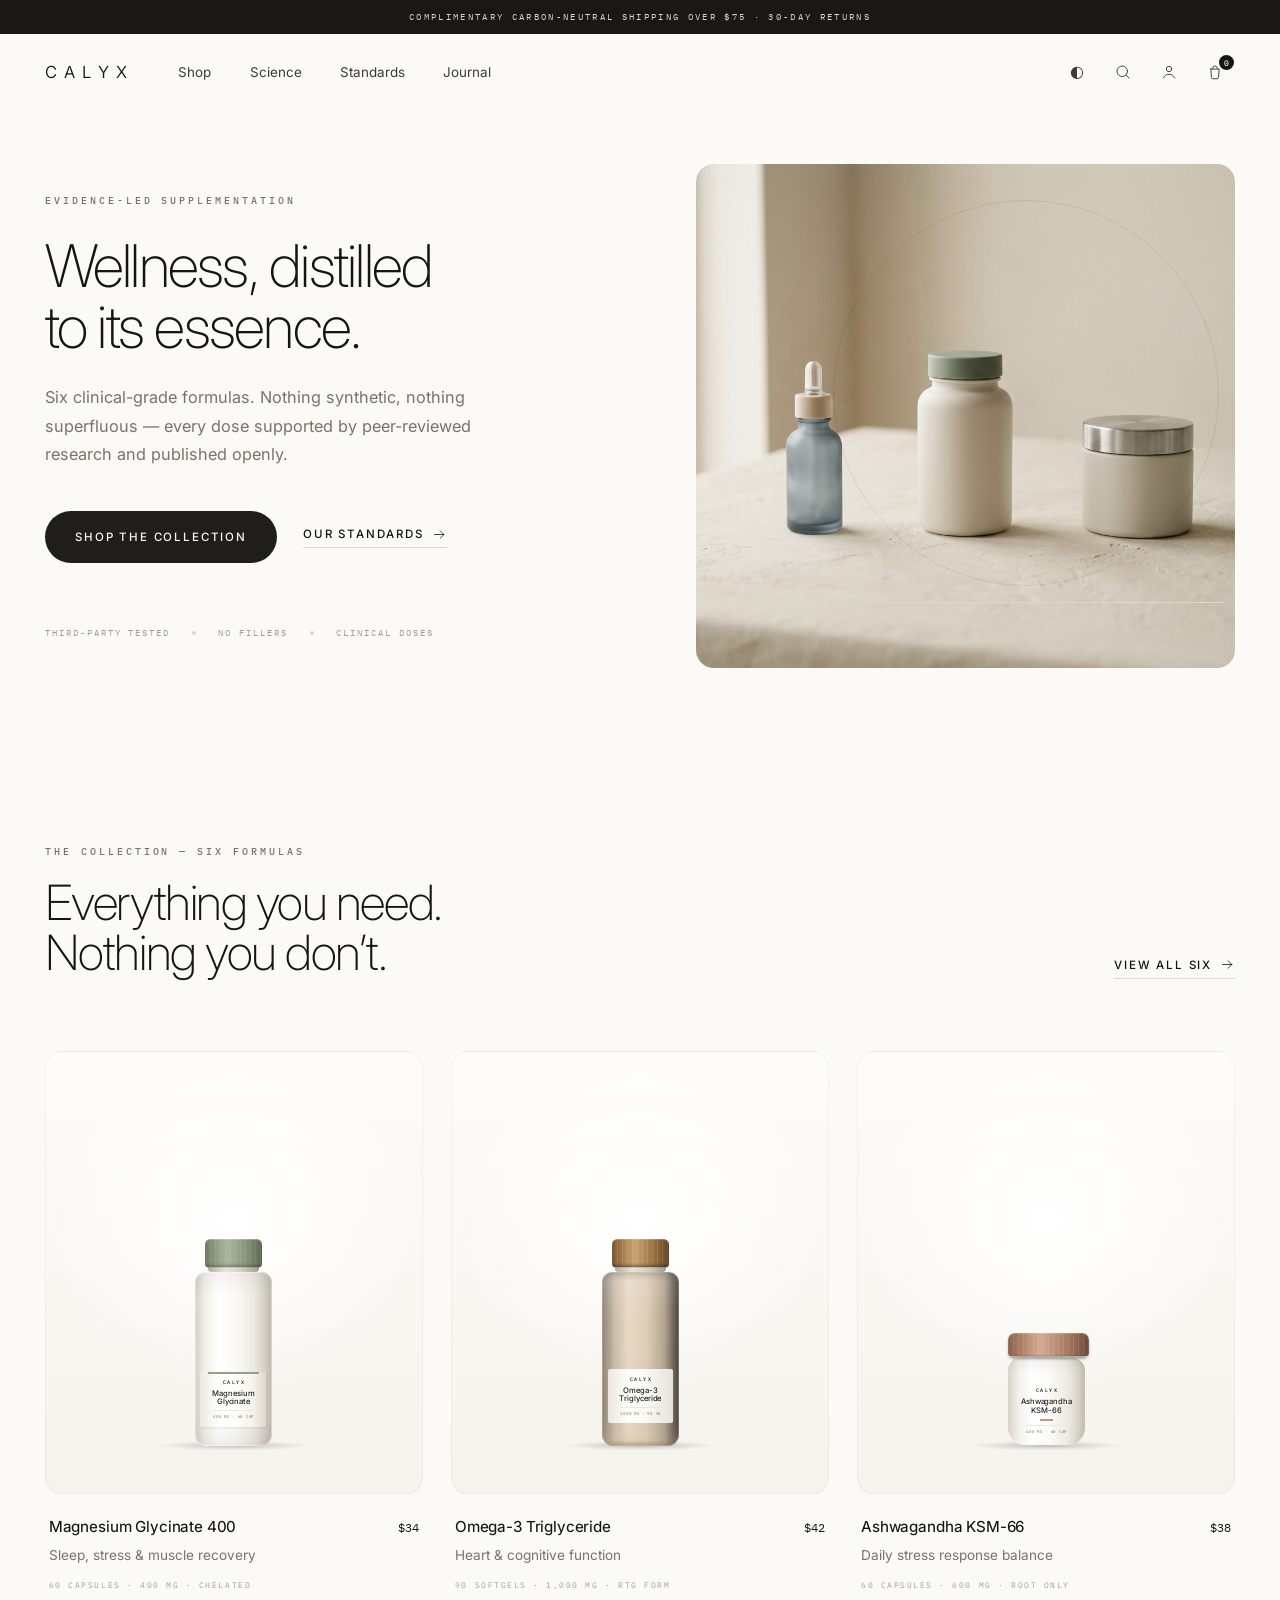
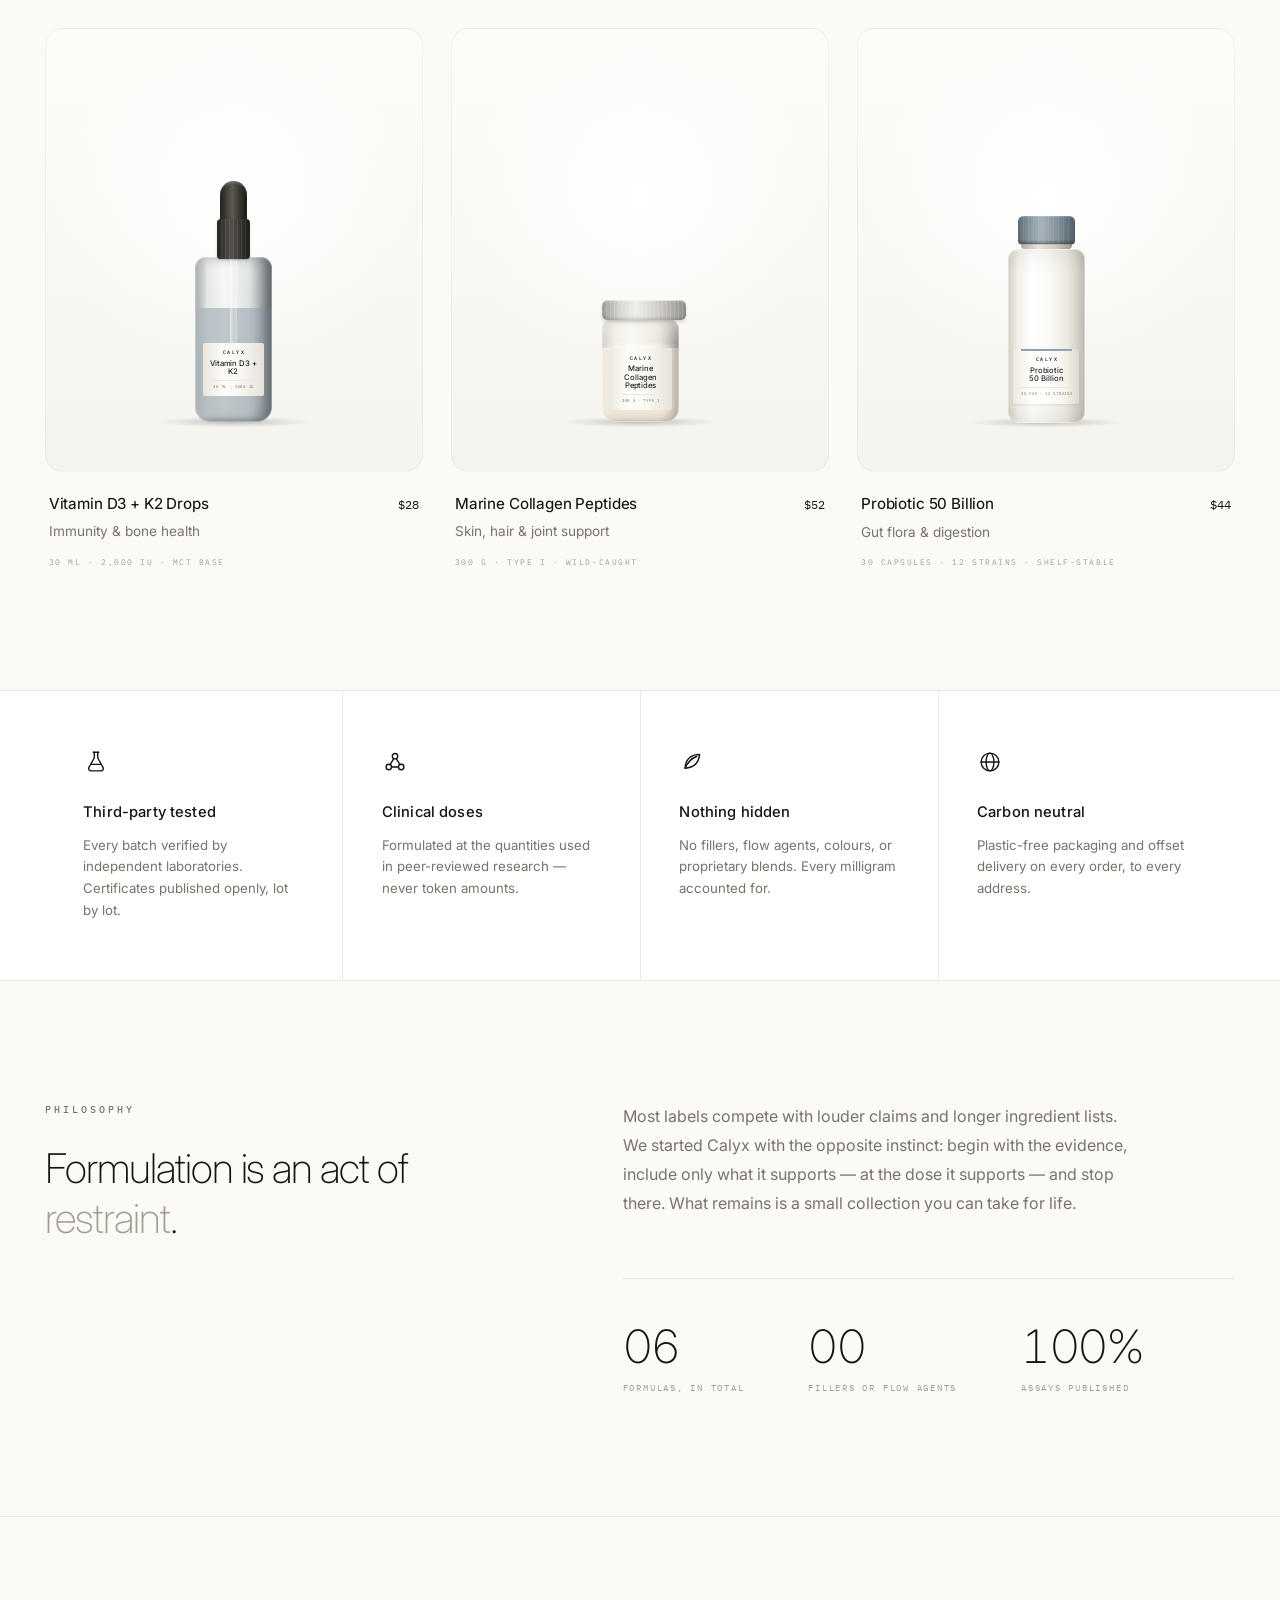
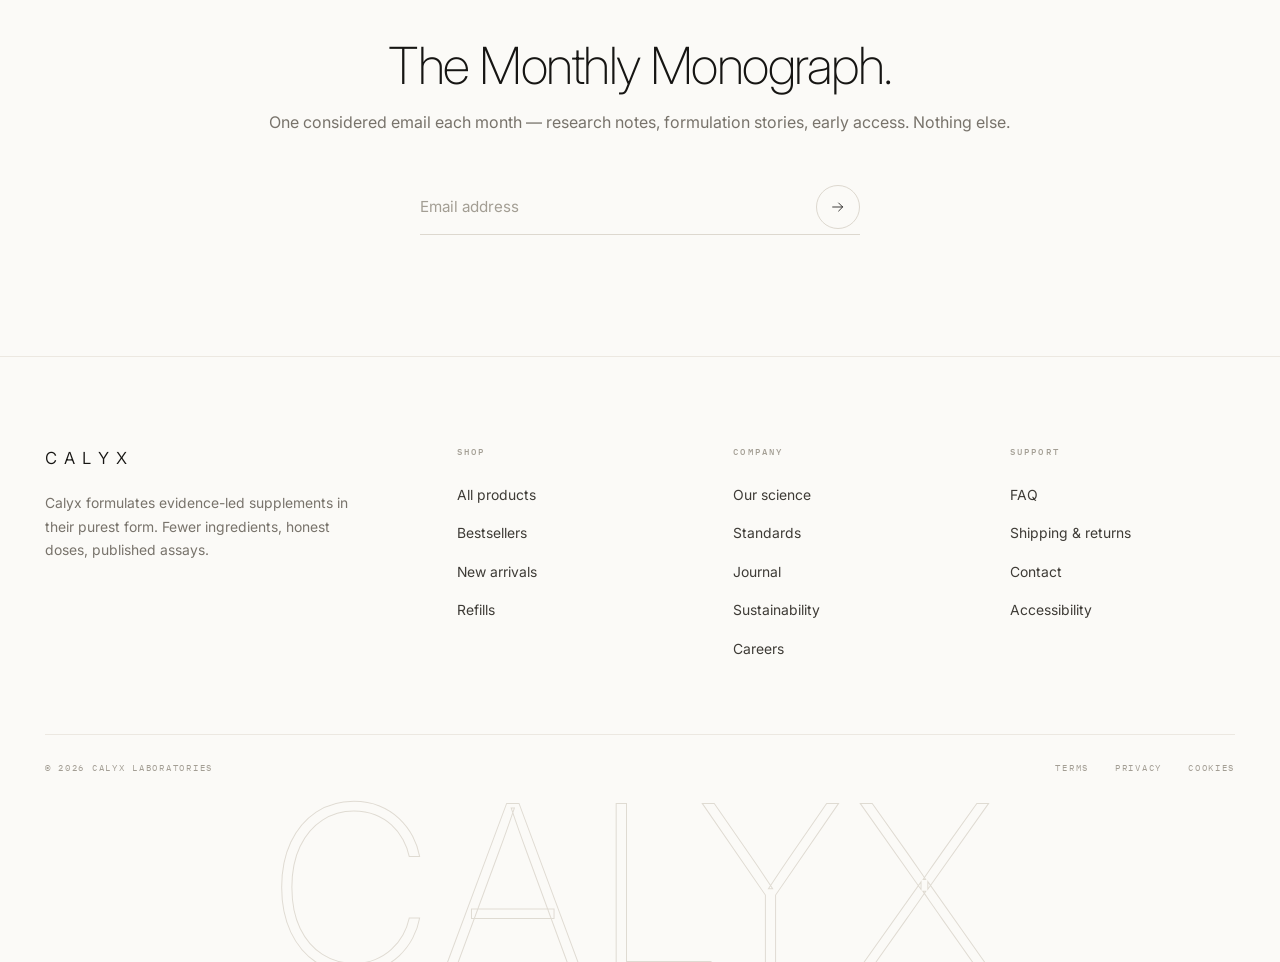
<file: index.html>
<!doctype html>
<html lang="en">
  <head>
    <meta charset="UTF-8" />
    <meta name="viewport" content="width=device-width, initial-scale=1.0" />
    <title>Calyx — Wellness, distilled to its essence</title>
    <meta
      name="description"
      content="Calyx formulates evidence-led supplements in their purest form. Clinical doses, no fillers, published assays."
    />
    <link
      rel="icon"
      href="data:image/svg+xml,%3Csvg xmlns='http://www.w3.org/2000/svg' viewBox='0 0 32 32'%3E%3Ccircle cx='16' cy='16' r='12.5' fill='none' stroke='%23161513' stroke-width='1.5'/%3E%3Cpath d='M16 9v14M16 14c0-3 2-5 5-5M16 17c0-3-2-5-5-5' fill='none' stroke='%23161513' stroke-width='1.5' stroke-linecap='round'/%3E%3C/svg%3E"
    />
    <link rel="preconnect" href="https://fonts.googleapis.com" />
    <link rel="preconnect" href="https://fonts.gstatic.com" crossorigin />
    <link
      href="https://fonts.googleapis.com/css2?family=Inter:wght@200..600&family=IBM+Plex+Mono:wght@300;400;500&display=swap"
      rel="stylesheet"
      media="print"
      onload="this.media='all'"
    />
    <noscript>
      <link
        href="https://fonts.googleapis.com/css2?family=Inter:wght@200..600&family=IBM+Plex+Mono:wght@300;400;500&display=swap"
        rel="stylesheet"
      />
    </noscript>
    <link rel="stylesheet" href="styles.css" />
    <link rel="stylesheet" href="renders.css" />
    <script>
      document.documentElement.classList.add("js");
    </script>
    <script src="js/store.js"></script>
    <script src="script.js" defer></script>
  </head>
  <body>
    <a class="skip" href="#main">Skip to content</a>
    <p class="announce">Complimentary carbon-neutral shipping over $75 &middot; 30-day returns</p>
    <header class="hdr" id="hdr">
      <div class="bar container">
        <button class="nav-tgl" id="navTgl" aria-expanded="false" aria-controls="mnav" aria-label="Menu">
          <span></span>
        </button>
        <a class="wordmark" href="index.html">CALYX</a>
        <nav class="nav" aria-label="Primary">
          <a href="shop.html" data-tab="shop">Shop</a>
          <a href="about.html" data-tab="science">Science</a>
          <a href="standards.html" data-tab="standards">Standards</a>
          <a href="journal.html" data-tab="journal">Journal</a>
        </nav>
        <div class="acts">
          <button class="icon-btn" type="button" data-search aria-label="Search">
            <svg width="18" height="18" viewBox="0 0 24 24" fill="none" stroke="currentColor" stroke-width="1.25" stroke-linecap="round">
              <circle cx="11" cy="11" r="7" />
              <path d="M20.2 20.2 16.3 16.3" />
            </svg>
          </button>
          <a class="icon-btn" href="account.html" aria-label="Account">
            <svg width="18" height="18" viewBox="0 0 24 24" fill="none" stroke="currentColor" stroke-width="1.25" stroke-linecap="round">
              <circle cx="12" cy="8" r="3.6" />
              <path d="M4.6 20c1.4-3.4 4.1-5 7.4-5s6 1.6 7.4 5" />
            </svg>
          </a>
          <a class="icon-btn" href="cart.html" aria-label="Cart, 0 items">
            <svg width="18" height="18" viewBox="0 0 24 24" fill="none" stroke="currentColor" stroke-width="1.25" stroke-linecap="round" stroke-linejoin="round">
              <path d="M6.4 8h11.2l-.9 11.1a2 2 0 0 1-2 1.9H9.3a2 2 0 0 1-2-1.9L6.4 8Z" />
              <path d="M9 8V6.9a3 3 0 0 1 6 0V8" />
            </svg>
            <span class="ct" id="ct" aria-hidden="true">0</span>
          </a>
        </div>
      </div>
      <nav class="mnav" id="mnav" aria-label="Mobile">
        <a href="shop.html" data-tab="shop">Shop</a>
        <a href="about.html" data-tab="science">Science</a>
        <a href="standards.html" data-tab="standards">Standards</a>
        <a href="journal.html" data-tab="journal">Journal</a>
        <a href="account.html">Account</a>
        <div class="mnav-foot">
          <span>Calyx Laboratories</span>
          <span>Portland, Oregon</span>
        </div>
      </nav>
    </header>

    <main id="main">
      <section class="hero container">
        <div class="hero-grid">
          <div class="hero-copy">
            <span class="eyebrow" data-reveal>Evidence-led supplementation</span>
            <h1 class="display" data-reveal style="--d: 90ms">
              Wellness, distilled<br />
              to its essence.
            </h1>
            <p class="lede" data-reveal style="--d: 180ms">
              Six clinical-grade formulas. Nothing synthetic, nothing superfluous — every dose
              supported by peer-reviewed research and published openly.
            </p>
            <div class="hero-actions" data-reveal style="--d: 260ms">
              <a class="btn" href="#collection">Shop the collection</a>
              <a class="arrow-link" href="standards.html">
                Our standards
                <svg width="15" height="15" viewBox="0 0 24 24" fill="none" stroke="currentColor" stroke-width="1.25" stroke-linecap="round" stroke-linejoin="round">
                  <path d="M4 12h15" />
                  <path d="M13 6l6 6-6 6" />
                </svg>
              </a>
            </div>
            <p class="hero-note" data-reveal style="--d: 340ms">
              <span>Third-party tested</span>
              <span>No fillers</span>
              <span>Clinical doses</span>
            </p>
          </div>
          <div class="hero-stage">
            <img class="hero-image" src="assets/calyx-hero-products.png" alt="Three Calyx supplement products: Vitamin D3 plus K2 drops, Magnesium Glycinate, and Marine Collagen Peptides" data-reveal style="--d: 180ms" />
            <a class="piece piece-a" href="product.html?id=vitamin-d3-k2" aria-label="Vitamin D3 + K2 Drops" data-reveal style="--d: 300ms">
              <div class="p p-dropper acc-slate">
                <span class="bulb"></span>
                <span class="collar"></span>
                <div class="vial">
                  <span class="pipette"></span>
                  <span class="lbl">
                    <span class="lb">CALYX</span>
                    <span class="ln">Vitamin D3 + K2</span>
                    <span class="ls">30 ML &middot; 2000 IU</span>
                  </span>
                </div>
              </div>
            </a>
            <a class="piece piece-b" href="product.html?id=magnesium-glycinate-400" aria-label="Magnesium Glycinate 400" data-reveal style="--d: 200ms">
              <div class="p p-bottle acc-sage">
                <span class="cap"></span>
                <span class="neck"></span>
                <div class="bod">
                  <span class="lbl">
                    <span class="lb">CALYX</span>
                    <span class="ln">Magnesium<br />Glycinate</span>
                    <span class="ls">400 MG &middot; 60 CAP</span>
                  </span>
                </div>
              </div>
            </a>
            <a class="piece piece-c" href="product.html?id=marine-collagen-peptides" aria-label="Marine Collagen Peptides" data-reveal style="--d: 400ms">
              <div class="p p-powder acc-oat">
                <span class="lid-metal"></span>
                <div class="jar">
                  <span class="lbl">
                    <span class="lb">CALYX</span>
                    <span class="ln">Marine Collagen<br />Peptides</span>
                    <span class="ls">300 G &middot; TYPE I</span>
                  </span>
                </div>
              </div>
            </a>
          </div>
        </div>
      </section>

      <section class="sect container" id="collection">
        <div class="sect-head" data-reveal>
          <div>
            <span class="eyebrow">The collection — six formulas</span>
            <h2 class="display">Everything you need.<br />Nothing you don&rsquo;t.</h2>
          </div>
          <a class="arrow-link" href="shop.html">
            View all six
            <svg width="15" height="15" viewBox="0 0 24 24" fill="none" stroke="currentColor" stroke-width="1.25" stroke-linecap="round" stroke-linejoin="round">
              <path d="M4 12h15" />
              <path d="M13 6l6 6-6 6" />
            </svg>
          </a>
        </div>
        <div class="grid-cards">
          <article class="card" data-reveal>
            <div class="media">
              <a class="card-media" href="product.html?id=magnesium-glycinate-400" aria-label="View Magnesium Glycinate 400">
                <span class="render" aria-hidden="true">
                  <span class="p p-bottle acc-sage">
                    <span class="cap"></span>
                    <span class="neck"></span>
                    <span class="bod">
                      <span class="lbl">
                        <span class="lb">CALYX</span>
                        <span class="ln">Magnesium<br />Glycinate</span>
                        <span class="ls">400 MG &middot; 60 CAP</span>
                      </span>
                    </span>
                  </span>
                </span>
              </a>
              <button class="quick-add" type="button" data-add data-id="magnesium-glycinate-400">Quick add &middot; $34</button>
            </div>
            <div class="card-info">
              <div class="card-row">
                <h3>Magnesium Glycinate 400</h3>
                <span class="price">$34</span>
              </div>
              <p class="card-desc">Sleep, stress &amp; muscle recovery</p>
              <span class="card-spec">60 capsules &middot; 400 mg &middot; chelated</span>
            </div>
          </article>

          <article class="card" data-reveal style="--d: 80ms">
            <div class="media">
              <a class="card-media" href="product.html?id=omega-3-triglyceride" aria-label="View Omega-3 Triglyceride">
                <span class="render" aria-hidden="true">
                  <span class="p p-glass acc-honey">
                    <span class="cap"></span>
                    <span class="neck"></span>
                    <span class="bod">
                      <span class="lbl">
                        <span class="lb">CALYX</span>
                        <span class="ln">Omega-3<br />Triglyceride</span>
                        <span class="ls">1000 MG &middot; 90 SG</span>
                      </span>
                    </span>
                  </span>
                </span>
              </a>
              <button class="quick-add" type="button" data-add data-id="omega-3-triglyceride">Quick add &middot; $42</button>
            </div>
            <div class="card-info">
              <div class="card-row">
                <h3>Omega-3 Triglyceride</h3>
                <span class="price">$42</span>
              </div>
              <p class="card-desc">Heart &amp; cognitive function</p>
              <span class="card-spec">90 softgels &middot; 1,000 mg &middot; rTG form</span>
            </div>
          </article>

          <article class="card" data-reveal style="--d: 160ms">
            <div class="media">
              <a class="card-media" href="product.html?id=ashwagandha-ksm-66" aria-label="View Ashwagandha KSM-66">
                <span class="render" aria-hidden="true">
                  <span class="p p-jar acc-clay">
                    <span class="lid"></span>
                    <span class="pot">
                      <span class="lbl">
                        <span class="lb">CALYX</span>
                        <span class="ln">Ashwagandha<br />KSM-66</span>
                        <span class="rule"></span>
                        <span class="ls">600 MG &middot; 60 CAP</span>
                      </span>
                    </span>
                  </span>
                </span>
              </a>
              <button class="quick-add" type="button" data-add data-id="ashwagandha-ksm-66">Quick add &middot; $38</button>
            </div>
            <div class="card-info">
              <div class="card-row">
                <h3>Ashwagandha KSM-66</h3>
                <span class="price">$38</span>
              </div>
              <p class="card-desc">Daily stress response balance</p>
              <span class="card-spec">60 capsules &middot; 600 mg &middot; root only</span>
            </div>
          </article>

          <article class="card" data-reveal>
            <div class="media">
              <a class="card-media" href="product.html?id=vitamin-d3-k2" aria-label="View Vitamin D3 plus K2 Drops">
                <span class="render" aria-hidden="true">
                  <span class="p p-dropper acc-slate">
                    <span class="bulb"></span>
                    <span class="collar"></span>
                    <span class="vial">
                      <span class="pipette"></span>
                      <span class="lbl">
                        <span class="lb">CALYX</span>
                        <span class="ln">Vitamin D3 + K2</span>
                        <span class="ls">30 ML &middot; 2000 IU</span>
                      </span>
                    </span>
                  </span>
                </span>
              </a>
              <button class="quick-add" type="button" data-add data-id="vitamin-d3-k2">Quick add &middot; $28</button>
            </div>
            <div class="card-info">
              <div class="card-row">
                <h3>Vitamin D3 + K2 Drops</h3>
                <span class="price">$28</span>
              </div>
              <p class="card-desc">Immunity &amp; bone health</p>
              <span class="card-spec">30 mL &middot; 2,000 IU &middot; MCT base</span>
            </div>
          </article>

          <article class="card" data-reveal style="--d: 80ms">
            <div class="media">
              <a class="card-media" href="product.html?id=marine-collagen-peptides" aria-label="View Marine Collagen Peptides">
                <span class="render" aria-hidden="true">
                  <span class="p p-powder acc-oat">
                    <span class="lid-metal"></span>
                    <span class="jar">
                      <span class="lbl">
                        <span class="lb">CALYX</span>
                        <span class="ln">Marine Collagen<br />Peptides</span>
                        <span class="ls">300 G &middot; TYPE I</span>
                      </span>
                    </span>
                  </span>
                </span>
              </a>
              <button class="quick-add" type="button" data-add data-id="marine-collagen-peptides">Quick add &middot; $52</button>
            </div>
            <div class="card-info">
              <div class="card-row">
                <h3>Marine Collagen Peptides</h3>
                <span class="price">$52</span>
              </div>
              <p class="card-desc">Skin, hair &amp; joint support</p>
              <span class="card-spec">300 g &middot; type I &middot; wild-caught</span>
            </div>
          </article>

          <article class="card" data-reveal style="--d: 160ms">
            <div class="media">
              <a class="card-media" href="product.html?id=probiotic-50-billion" aria-label="View Probiotic 50 Billion">
                <span class="render" aria-hidden="true">
                  <span class="p p-bottle acc-slate">
                    <span class="cap"></span>
                    <span class="neck"></span>
                    <span class="bod">
                      <span class="lbl">
                        <span class="lb">CALYX</span>
                        <span class="ln">Probiotic<br />50 Billion</span>
                        <span class="ls">30 CAP &middot; 12 STRAINS</span>
                      </span>
                    </span>
                  </span>
                </span>
              </a>
              <button class="quick-add" type="button" data-add data-id="probiotic-50-billion">Quick add &middot; $44</button>
            </div>
            <div class="card-info">
              <div class="card-row">
                <h3>Probiotic 50 Billion</h3>
                <span class="price">$44</span>
              </div>
              <p class="card-desc">Gut flora &amp; digestion</p>
              <span class="card-spec">30 capsules &middot; 12 strains &middot; shelf-stable</span>
            </div>
          </article>
        </div>
      </section>

      <section class="trust" id="trust">
        <div class="trust-grid container">
          <div class="trust-item" data-reveal>
            <svg width="26" height="26" viewBox="0 0 24 24" fill="none" stroke="currentColor" stroke-width="1.3" stroke-linecap="round" stroke-linejoin="round">
              <path d="M9.4 3h5.2" />
              <path d="M10.4 3v5.3L5.5 17a2.2 2.2 0 0 0 2 3.2h9a2.2 2.2 0 0 0 2-3.2l-4.9-8.7V3" />
              <path d="M7.4 14.2h9.2" />
            </svg>
            <h3>Third-party tested</h3>
            <p>Every batch verified by independent laboratories. Certificates published openly, lot by lot.</p>
          </div>
          <div class="trust-item" data-reveal style="--d: 80ms">
            <svg width="26" height="26" viewBox="0 0 24 24" fill="none" stroke="currentColor" stroke-width="1.3" stroke-linecap="round">
              <circle cx="12" cy="6.6" r="2.5" />
              <circle cx="6.3" cy="16.6" r="2.5" />
              <circle cx="17.7" cy="16.6" r="2.5" />
              <path d="M10.9 8.9 7.4 14.4M13.1 8.9l3.5 5.5M8.8 16.6h6.4" />
            </svg>
            <h3>Clinical doses</h3>
            <p>Formulated at the quantities used in peer-reviewed research — never token amounts.</p>
          </div>
          <div class="trust-item" data-reveal style="--d: 160ms">
            <svg width="26" height="26" viewBox="0 0 24 24" fill="none" stroke="currentColor" stroke-width="1.3" stroke-linecap="round" stroke-linejoin="round">
              <path d="M19 5c-8.5.4-13 4.7-13.4 12.7C13.6 17.3 18.2 13 19 5Z" />
              <path d="M5.6 17.7C8.1 11.9 12.2 8.4 16.4 6.7" />
            </svg>
            <h3>Nothing hidden</h3>
            <p>No fillers, flow agents, colours, or proprietary blends. Every milligram accounted for.</p>
          </div>
          <div class="trust-item" data-reveal style="--d: 240ms">
            <svg width="26" height="26" viewBox="0 0 24 24" fill="none" stroke="currentColor" stroke-width="1.3" stroke-linecap="round">
              <circle cx="12" cy="12" r="8.2" />
              <ellipse cx="12" cy="12" rx="3.6" ry="8.2" />
              <path d="M3.8 12h16.4" />
            </svg>
            <h3>Carbon neutral</h3>
            <p>Plastic-free packaging and offset delivery on every order, to every address.</p>
          </div>
        </div>
      </section>

      <section class="sect container" id="philosophy">
        <div class="philo">
          <div data-reveal>
            <span class="eyebrow">Philosophy</span>
            <blockquote style="margin-top: 26px">
              Formulation is an act of <em>restraint</em>.
            </blockquote>
          </div>
          <div class="philo-body" data-reveal style="--d: 120ms">
            <p>
              Most labels compete with louder claims and longer ingredient lists. We started Calyx
              with the opposite instinct: begin with the evidence, include only what it supports —
              at the dose it supports — and stop there. What remains is a small collection you can
              take for life.
            </p>
            <div class="stats">
              <div class="stat">
                <b>06</b>
                <span>Formulas, in total</span>
              </div>
              <div class="stat">
                <b>00</b>
                <span>Fillers or flow agents</span>
              </div>
              <div class="stat">
                <b>100%</b>
                <span>Assays published</span>
              </div>
            </div>
          </div>
        </div>
      </section>

      <section class="sect news">
        <div class="container" data-reveal>
          <h2 class="display">The Monthly Monograph.</h2>
          <p>One considered email each month — research notes, formulation stories, early access. Nothing else.</p>
          <form class="news-form" id="newsForm">
            <input type="email" name="email" placeholder="Email address" aria-label="Email address" required />
            <button type="submit" aria-label="Subscribe">
              <svg width="16" height="16" viewBox="0 0 24 24" fill="none" stroke="currentColor" stroke-width="1.25" stroke-linecap="round" stroke-linejoin="round">
                <path d="M4 12h15" />
                <path d="M13 6l6 6-6 6" />
              </svg>
            </button>
          </form>
          <p class="news-done" id="newsDone">Welcome — check your inbox.</p>
        </div>
      </section>
    </main>

    <footer class="ftr" id="footer">
      <div class="container">
        <div class="ftr-grid">
          <div class="ftr-brand">
            <a class="wordmark" href="index.html">CALYX</a>
            <p>
              Calyx formulates evidence-led supplements in their purest form. Fewer ingredients,
              honest doses, published assays.
            </p>
          </div>
          <nav class="ftr-col" aria-label="Shop">
            <h4>Shop</h4>
            <ul>
              <li><a href="shop.html">All products</a></li>
              <li><a href="shop.html?filter=daily">Bestsellers</a></li>
              <li><a href="shop.html">New arrivals</a></li>
              <li><a href="shop.html?filter=daily">Refills</a></li>
            </ul>
          </nav>
          <nav class="ftr-col" aria-label="Company">
            <h4>Company</h4>
            <ul>
              <li><a href="about.html">Our science</a></li>
              <li><a href="standards.html">Standards</a></li>
              <li><a href="journal.html" data-tab="journal">Journal</a></li>
              <li><a href="about.html#sustainability">Sustainability</a></li>
              <li><a href="contact.html">Careers</a></li>
            </ul>
          </nav>
          <nav class="ftr-col" aria-label="Support">
            <h4>Support</h4>
            <ul>
              <li><a href="faq.html">FAQ</a></li>
              <li><a href="shipping.html">Shipping &amp; returns</a></li>
              <li><a href="contact.html">Contact</a></li>
              <li><a href="faq.html#accessibility">Accessibility</a></li>
            </ul>
          </nav>
        </div>
        <div class="ftr-bar">
          <span>&copy; <span id="year">2026</span> Calyx Laboratories</span>
          <nav aria-label="Legal">
            <a href="legal.html">Terms</a>
            <a href="legal.html#privacy">Privacy</a>
            <a href="legal.html#cookies">Cookies</a>
          </nav>
        </div>
      </div>
      <div class="wm" aria-hidden="true">CALYX</div>
    </footer>
  </body>
</html>
</file>
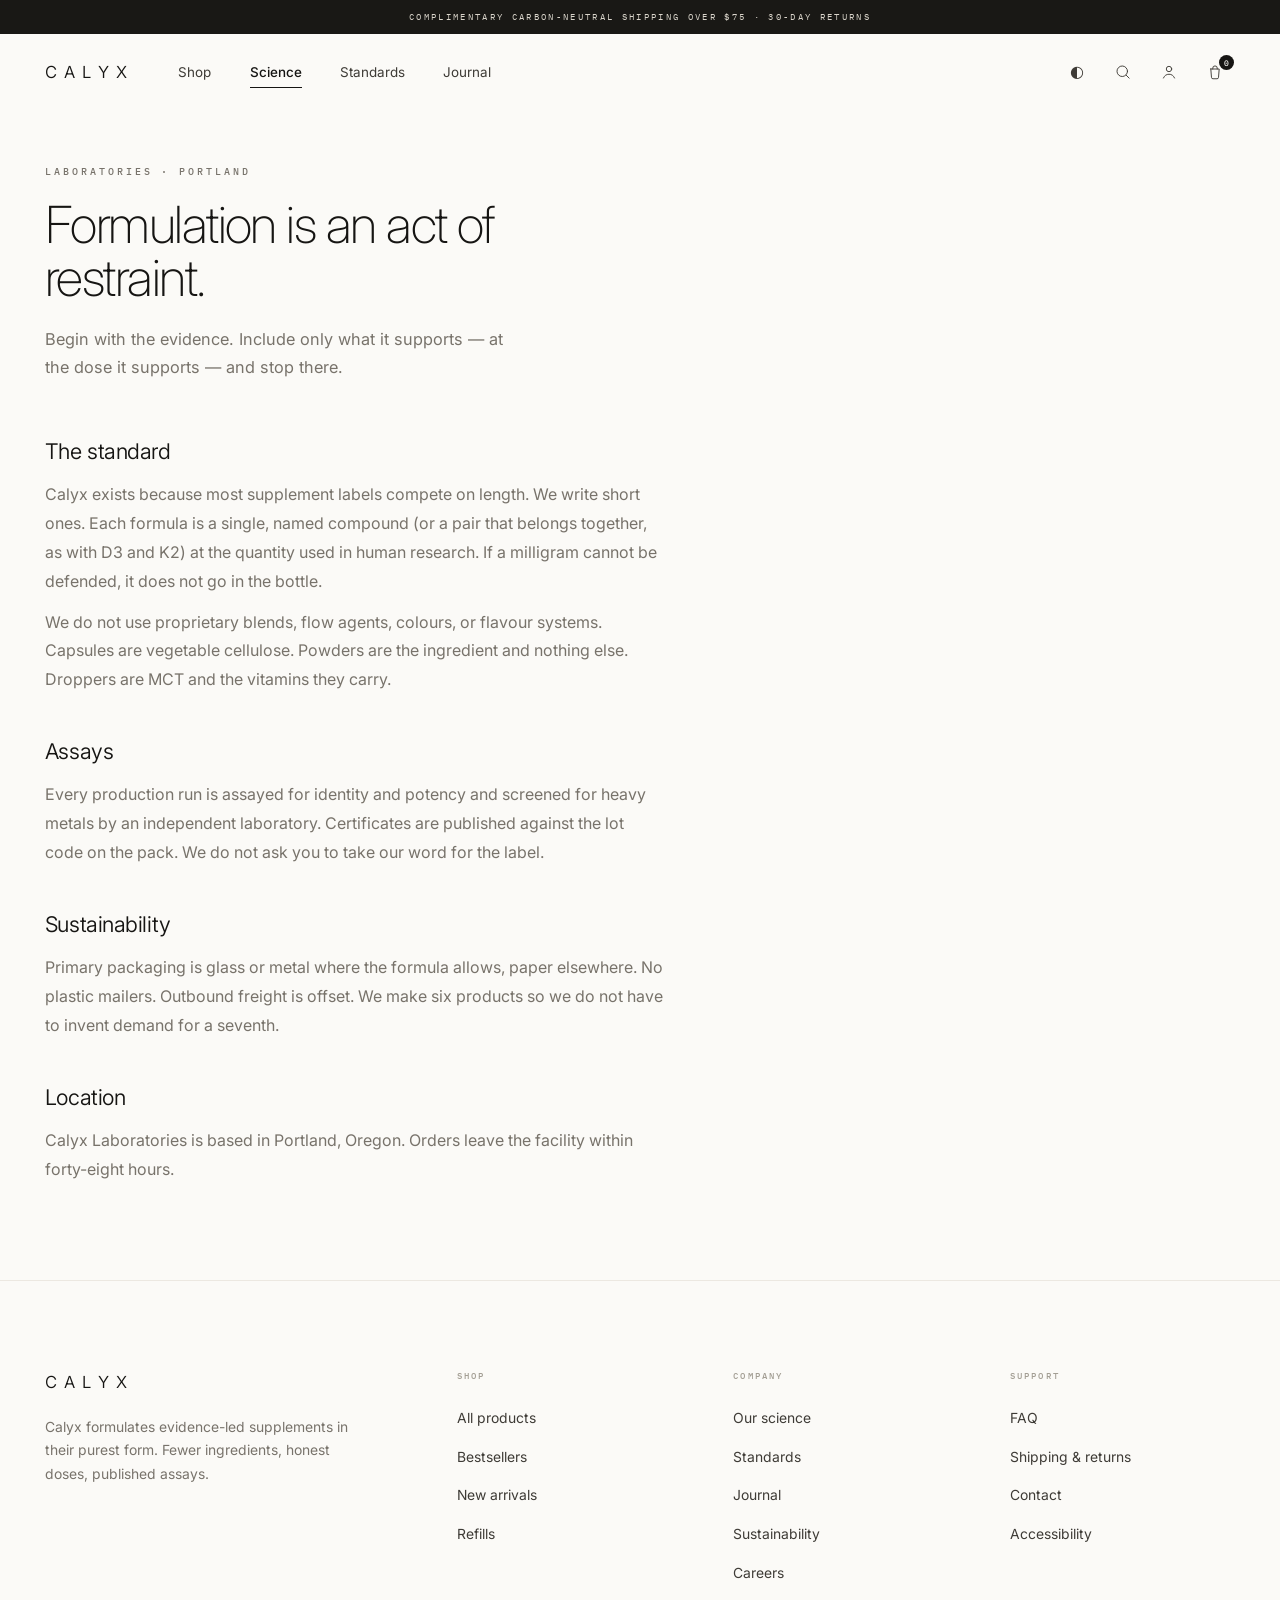
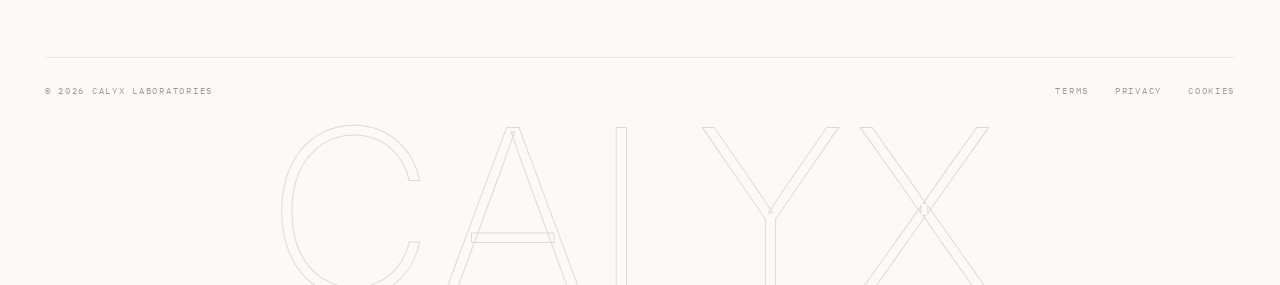
<file: about.html>
<!doctype html>
<html lang="en">
  <head>
    <meta charset="UTF-8" />
    <meta name="viewport" content="width=device-width, initial-scale=1.0" />
    <title>Science — Calyx</title>
    <meta name="description" content="How Calyx formulates: evidence first, clinical doses, published assays." />
    <link
      rel="icon"
      href="data:image/svg+xml,%3Csvg xmlns='http://www.w3.org/2000/svg' viewBox='0 0 32 32'%3E%3Ccircle cx='16' cy='16' r='12.5' fill='none' stroke='%23161513' stroke-width='1.5'/%3E%3Cpath d='M16 9v14M16 14c0-3 2-5 5-5M16 17c0-3-2-5-5-5' fill='none' stroke='%23161513' stroke-width='1.5' stroke-linecap='round'/%3E%3C/svg%3E"
    />
    <link rel="preconnect" href="https://fonts.googleapis.com" />
    <link rel="preconnect" href="https://fonts.gstatic.com" crossorigin />
    <link
      href="https://fonts.googleapis.com/css2?family=Inter:wght@200..600&family=IBM+Plex+Mono:wght@300;400;500&display=swap"
      rel="stylesheet"
      media="print"
      onload="this.media='all'"
    />
    <noscript>
      <link
        href="https://fonts.googleapis.com/css2?family=Inter:wght@200..600&family=IBM+Plex+Mono:wght@300;400;500&display=swap"
        rel="stylesheet"
      />
    </noscript>
    <link rel="stylesheet" href="styles.css" />
    <link rel="stylesheet" href="renders.css" />
    <script>
      document.documentElement.classList.add("js");
    </script>
    <script src="js/store.js"></script>
    <script src="script.js" defer></script>
  </head>
  <body>
    <a class="skip" href="#main">Skip to content</a>
    <p class="announce">Complimentary carbon-neutral shipping over $75 &middot; 30-day returns</p>
    <header class="hdr" id="hdr">
      <div class="bar container">
        <button class="nav-tgl" id="navTgl" aria-expanded="false" aria-controls="mnav" aria-label="Menu">
          <span></span>
        </button>
        <a class="wordmark" href="index.html">CALYX</a>
        <nav class="nav" aria-label="Primary">
          <a href="shop.html" data-tab="shop">Shop</a>
          <a href="about.html" data-tab="science">Science</a>
          <a href="standards.html" data-tab="standards">Standards</a>
          <a href="journal.html" data-tab="journal">Journal</a>
        </nav>
        <div class="acts">
          <button class="icon-btn" type="button" data-search aria-label="Search">
            <svg width="18" height="18" viewBox="0 0 24 24" fill="none" stroke="currentColor" stroke-width="1.25" stroke-linecap="round">
              <circle cx="11" cy="11" r="7" />
              <path d="M20.2 20.2 16.3 16.3" />
            </svg>
          </button>
          <a class="icon-btn" href="account.html" aria-label="Account">
            <svg width="18" height="18" viewBox="0 0 24 24" fill="none" stroke="currentColor" stroke-width="1.25" stroke-linecap="round">
              <circle cx="12" cy="8" r="3.6" />
              <path d="M4.6 20c1.4-3.4 4.1-5 7.4-5s6 1.6 7.4 5" />
            </svg>
          </a>
          <a class="icon-btn" href="cart.html" aria-label="Cart, 0 items">
            <svg width="18" height="18" viewBox="0 0 24 24" fill="none" stroke="currentColor" stroke-width="1.25" stroke-linecap="round" stroke-linejoin="round">
              <path d="M6.4 8h11.2l-.9 11.1a2 2 0 0 1-2 1.9H9.3a2 2 0 0 1-2-1.9L6.4 8Z" />
              <path d="M9 8V6.9a3 3 0 0 1 6 0V8" />
            </svg>
            <span class="ct" id="ct" aria-hidden="true">0</span>
          </a>
        </div>
      </div>
      <nav class="mnav" id="mnav" aria-label="Mobile">
        <a href="shop.html" data-tab="shop">Shop</a>
        <a href="about.html" data-tab="science">Science</a>
        <a href="standards.html" data-tab="standards">Standards</a>
        <a href="journal.html" data-tab="journal">Journal</a>
        <a href="account.html">Account</a>
        <div class="mnav-foot">
          <span>Calyx Laboratories</span>
          <span>Portland, Oregon</span>
        </div>
      </nav>
    </header>

    <main id="main" class="container">
      <header class="page-hero">
        <span class="eyebrow" data-reveal>Laboratories · Portland</span>
        <h1 class="display" data-reveal>Formulation is an act of restraint.</h1>
        <p class="lede" data-reveal>Begin with the evidence. Include only what it supports — at the dose it supports — and stop there.</p>
      </header>
      <article class="prose" data-reveal>
        <h2>The standard</h2>
        <p>Calyx exists because most supplement labels compete on length. We write short ones. Each formula is a single, named compound (or a pair that belongs together, as with D3 and K2) at the quantity used in human research. If a milligram cannot be defended, it does not go in the bottle.</p>
        <p>We do not use proprietary blends, flow agents, colours, or flavour systems. Capsules are vegetable cellulose. Powders are the ingredient and nothing else. Droppers are MCT and the vitamins they carry.</p>
        <h2>Assays</h2>
        <p>Every production run is assayed for identity and potency and screened for heavy metals by an independent laboratory. Certificates are published against the lot code on the pack. We do not ask you to take our word for the label.</p>
        <h2 id="sustainability">Sustainability</h2>
        <p>Primary packaging is glass or metal where the formula allows, paper elsewhere. No plastic mailers. Outbound freight is offset. We make six products so we do not have to invent demand for a seventh.</p>
        <h2>Location</h2>
        <p>Calyx Laboratories is based in Portland, Oregon. Orders leave the facility within forty-eight hours.</p>
      </article>
    </main>

    <footer class="ftr" id="footer">
      <div class="container">
        <div class="ftr-grid">
          <div class="ftr-brand">
            <a class="wordmark" href="index.html">CALYX</a>
            <p>Calyx formulates evidence-led supplements in their purest form. Fewer ingredients, honest doses, published assays.</p>
          </div>
          <nav class="ftr-col" aria-label="Shop">
            <h4>Shop</h4>
            <ul>
              <li><a href="shop.html">All products</a></li>
              <li><a href="shop.html?filter=daily">Bestsellers</a></li>
              <li><a href="shop.html">New arrivals</a></li>
              <li><a href="shop.html?filter=daily">Refills</a></li>
            </ul>
          </nav>
          <nav class="ftr-col" aria-label="Company">
            <h4>Company</h4>
            <ul>
              <li><a href="about.html">Our science</a></li>
              <li><a href="standards.html">Standards</a></li>
              <li><a href="journal.html" data-tab="journal">Journal</a></li>
              <li><a href="about.html#sustainability">Sustainability</a></li>
              <li><a href="contact.html">Careers</a></li>
            </ul>
          </nav>
          <nav class="ftr-col" aria-label="Support">
            <h4>Support</h4>
            <ul>
              <li><a href="faq.html">FAQ</a></li>
              <li><a href="shipping.html">Shipping &amp; returns</a></li>
              <li><a href="contact.html">Contact</a></li>
              <li><a href="faq.html#accessibility">Accessibility</a></li>
            </ul>
          </nav>
        </div>
        <div class="ftr-bar">
          <span>&copy; <span id="year">2026</span> Calyx Laboratories</span>
          <nav aria-label="Legal">
            <a href="legal.html">Terms</a>
            <a href="legal.html#privacy">Privacy</a>
            <a href="legal.html#cookies">Cookies</a>
          </nav>
        </div>
      </div>
      <div class="wm" aria-hidden="true">CALYX</div>
    </footer>
  </body>
</html>
</file>
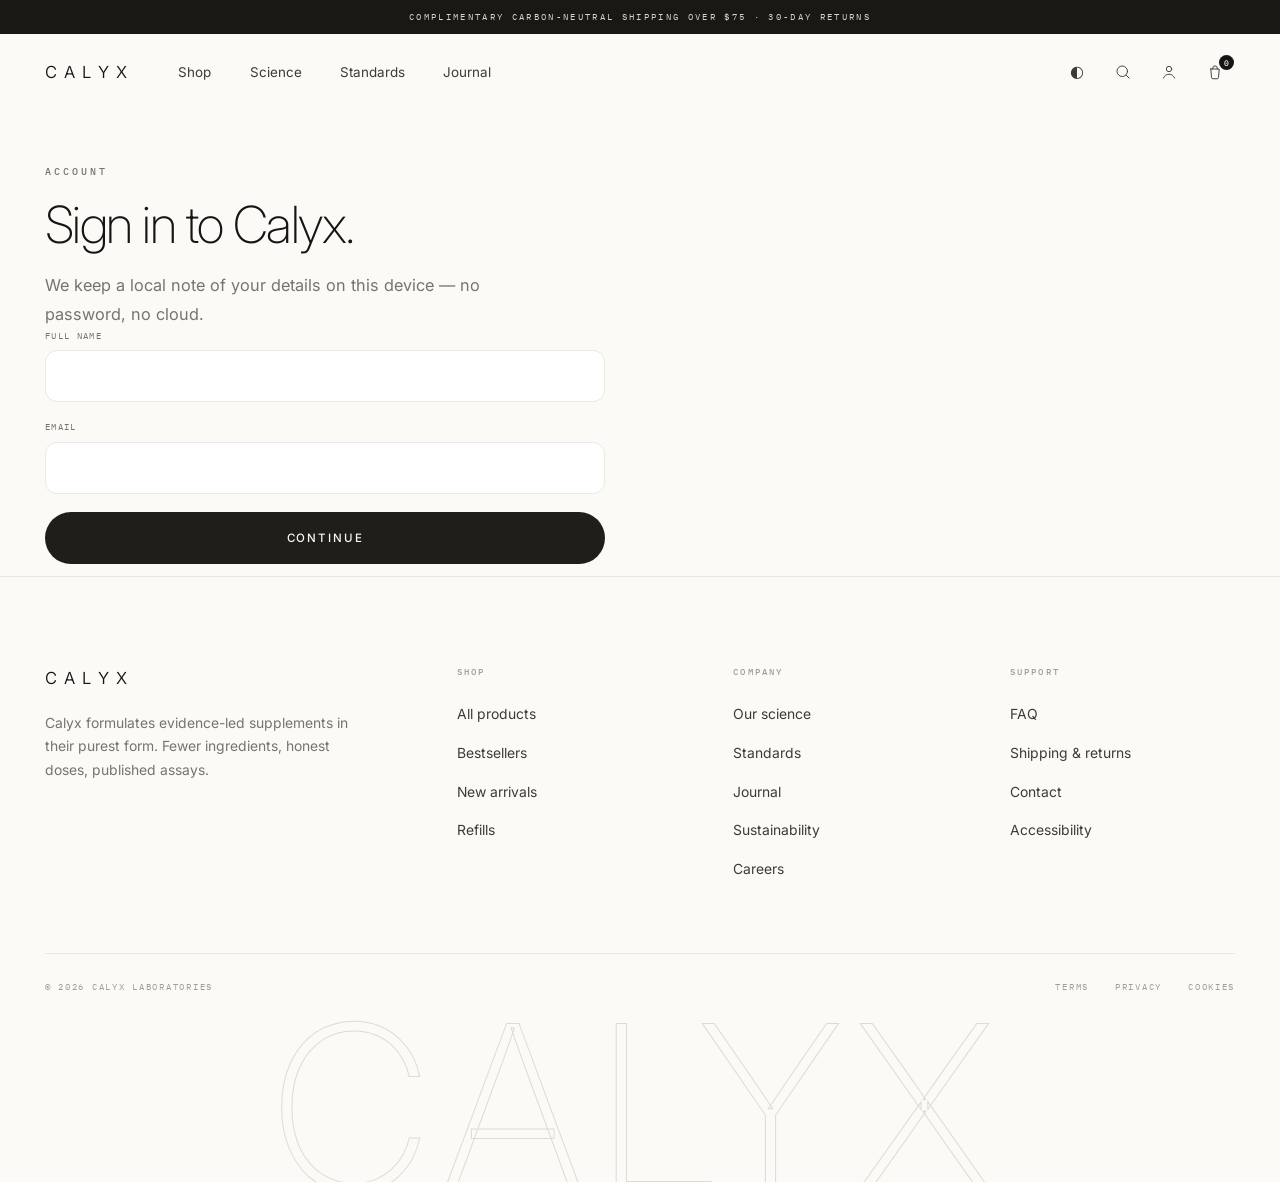
<file: account.html>
<!doctype html>
<html lang="en">
  <head>
    <meta charset="UTF-8" />
    <meta name="viewport" content="width=device-width, initial-scale=1.0" />
    <title>Account — Calyx</title>
    <meta name="description" content="Sign in to your Calyx account on this device." />
    <link
      rel="icon"
      href="data:image/svg+xml,%3Csvg xmlns='http://www.w3.org/2000/svg' viewBox='0 0 32 32'%3E%3Ccircle cx='16' cy='16' r='12.5' fill='none' stroke='%23161513' stroke-width='1.5'/%3E%3Cpath d='M16 9v14M16 14c0-3 2-5 5-5M16 17c0-3-2-5-5-5' fill='none' stroke='%23161513' stroke-width='1.5' stroke-linecap='round'/%3E%3C/svg%3E"
    />
    <link rel="preconnect" href="https://fonts.googleapis.com" />
    <link rel="preconnect" href="https://fonts.gstatic.com" crossorigin />
    <link
      href="https://fonts.googleapis.com/css2?family=Inter:wght@200..600&family=IBM+Plex+Mono:wght@300;400;500&display=swap"
      rel="stylesheet"
      media="print"
      onload="this.media='all'"
    />
    <noscript>
      <link
        href="https://fonts.googleapis.com/css2?family=Inter:wght@200..600&family=IBM+Plex+Mono:wght@300;400;500&display=swap"
        rel="stylesheet"
      />
    </noscript>
    <link rel="stylesheet" href="styles.css" />
    <link rel="stylesheet" href="renders.css" />
    <script>
      document.documentElement.classList.add("js");
    </script>
    <script src="js/store.js"></script>
    <script src="script.js" defer></script>
  </head>
  <body>
    <a class="skip" href="#main">Skip to content</a>
    <p class="announce">Complimentary carbon-neutral shipping over $75 &middot; 30-day returns</p>
    <header class="hdr" id="hdr">
      <div class="bar container">
        <button class="nav-tgl" id="navTgl" aria-expanded="false" aria-controls="mnav" aria-label="Menu">
          <span></span>
        </button>
        <a class="wordmark" href="index.html">CALYX</a>
        <nav class="nav" aria-label="Primary">
          <a href="shop.html" data-tab="shop">Shop</a>
          <a href="about.html" data-tab="science">Science</a>
          <a href="standards.html" data-tab="standards">Standards</a>
          <a href="journal.html" data-tab="journal">Journal</a>
        </nav>
        <div class="acts">
          <button class="icon-btn" type="button" data-search aria-label="Search">
            <svg width="18" height="18" viewBox="0 0 24 24" fill="none" stroke="currentColor" stroke-width="1.25" stroke-linecap="round">
              <circle cx="11" cy="11" r="7" />
              <path d="M20.2 20.2 16.3 16.3" />
            </svg>
          </button>
          <a class="icon-btn" href="account.html" aria-label="Account">
            <svg width="18" height="18" viewBox="0 0 24 24" fill="none" stroke="currentColor" stroke-width="1.25" stroke-linecap="round">
              <circle cx="12" cy="8" r="3.6" />
              <path d="M4.6 20c1.4-3.4 4.1-5 7.4-5s6 1.6 7.4 5" />
            </svg>
          </a>
          <a class="icon-btn" href="cart.html" aria-label="Cart, 0 items">
            <svg width="18" height="18" viewBox="0 0 24 24" fill="none" stroke="currentColor" stroke-width="1.25" stroke-linecap="round" stroke-linejoin="round">
              <path d="M6.4 8h11.2l-.9 11.1a2 2 0 0 1-2 1.9H9.3a2 2 0 0 1-2-1.9L6.4 8Z" />
              <path d="M9 8V6.9a3 3 0 0 1 6 0V8" />
            </svg>
            <span class="ct" id="ct" aria-hidden="true">0</span>
          </a>
        </div>
      </div>
      <nav class="mnav" id="mnav" aria-label="Mobile">
        <a href="shop.html" data-tab="shop">Shop</a>
        <a href="about.html" data-tab="science">Science</a>
        <a href="standards.html" data-tab="standards">Standards</a>
        <a href="journal.html" data-tab="journal">Journal</a>
        <a href="account.html">Account</a>
        <div class="mnav-foot">
          <span>Calyx Laboratories</span>
          <span>Portland, Oregon</span>
        </div>
      </nav>
    </header>

    <main id="main" class="container">
      <div class="page-hero" id="accountRoot"></div>
    </main>

    <footer class="ftr" id="footer">
      <div class="container">
        <div class="ftr-grid">
          <div class="ftr-brand">
            <a class="wordmark" href="index.html">CALYX</a>
            <p>Calyx formulates evidence-led supplements in their purest form. Fewer ingredients, honest doses, published assays.</p>
          </div>
          <nav class="ftr-col" aria-label="Shop">
            <h4>Shop</h4>
            <ul>
              <li><a href="shop.html">All products</a></li>
              <li><a href="shop.html?filter=daily">Bestsellers</a></li>
              <li><a href="shop.html">New arrivals</a></li>
              <li><a href="shop.html?filter=daily">Refills</a></li>
            </ul>
          </nav>
          <nav class="ftr-col" aria-label="Company">
            <h4>Company</h4>
            <ul>
              <li><a href="about.html">Our science</a></li>
              <li><a href="standards.html">Standards</a></li>
              <li><a href="journal.html" data-tab="journal">Journal</a></li>
              <li><a href="about.html#sustainability">Sustainability</a></li>
              <li><a href="contact.html">Careers</a></li>
            </ul>
          </nav>
          <nav class="ftr-col" aria-label="Support">
            <h4>Support</h4>
            <ul>
              <li><a href="faq.html">FAQ</a></li>
              <li><a href="shipping.html">Shipping &amp; returns</a></li>
              <li><a href="contact.html">Contact</a></li>
              <li><a href="faq.html#accessibility">Accessibility</a></li>
            </ul>
          </nav>
        </div>
        <div class="ftr-bar">
          <span>&copy; <span id="year">2026</span> Calyx Laboratories</span>
          <nav aria-label="Legal">
            <a href="legal.html">Terms</a>
            <a href="legal.html#privacy">Privacy</a>
            <a href="legal.html#cookies">Cookies</a>
          </nav>
        </div>
      </div>
      <div class="wm" aria-hidden="true">CALYX</div>
    </footer>
  </body>
</html>
</file>
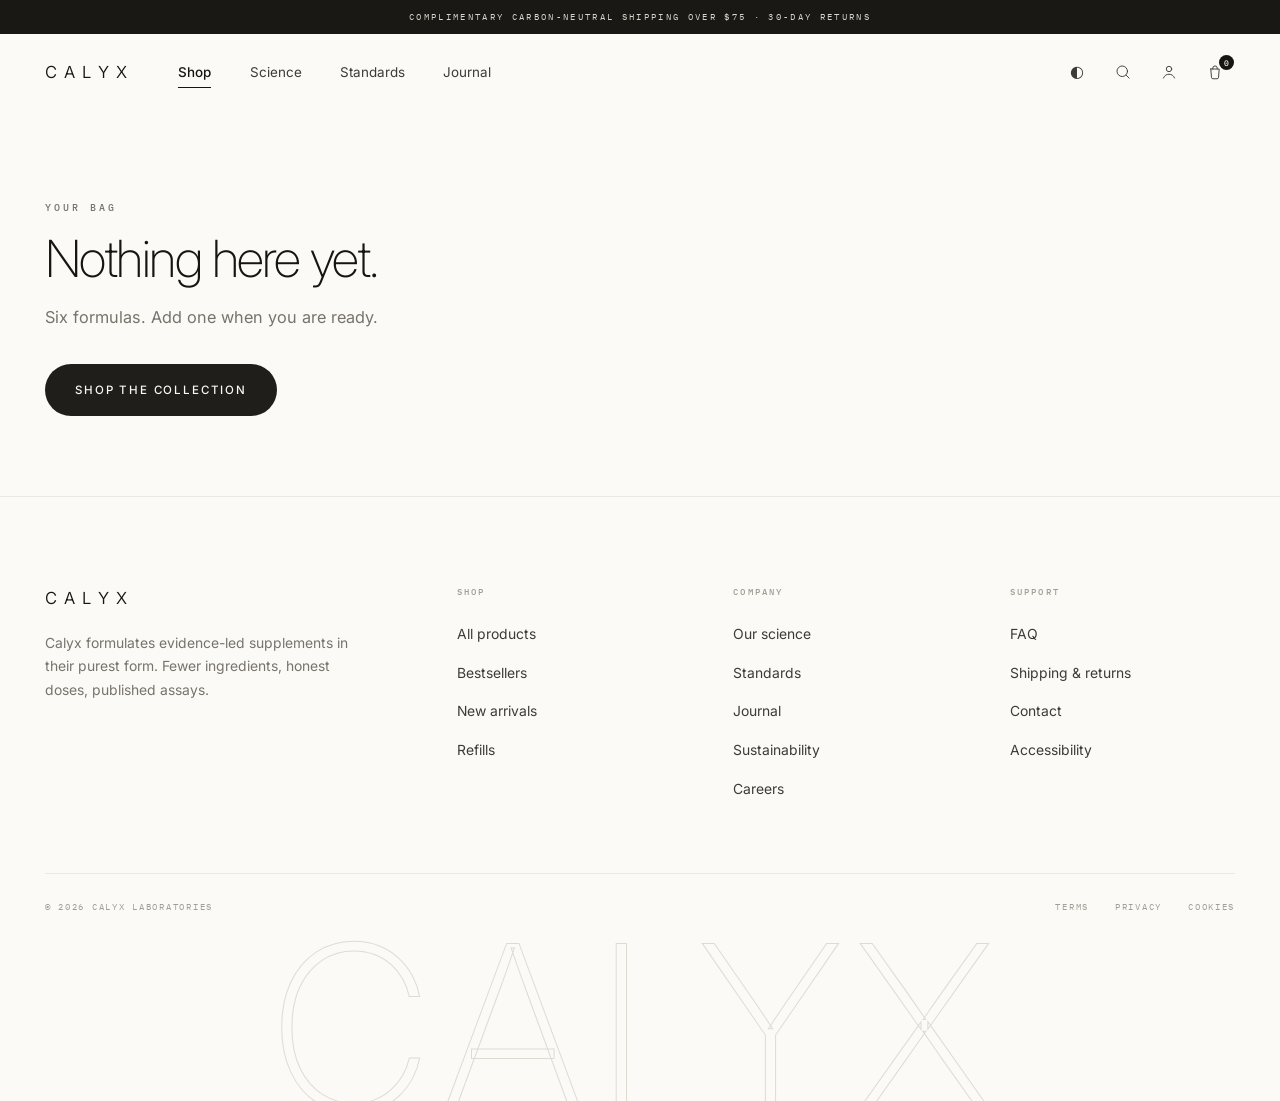
<file: cart.html>
<!doctype html>
<html lang="en">
  <head>
    <meta charset="UTF-8" />
    <meta name="viewport" content="width=device-width, initial-scale=1.0" />
    <title>Bag — Calyx</title>
    <meta name="description" content="Review your Calyx bag and continue to checkout." />
    <link
      rel="icon"
      href="data:image/svg+xml,%3Csvg xmlns='http://www.w3.org/2000/svg' viewBox='0 0 32 32'%3E%3Ccircle cx='16' cy='16' r='12.5' fill='none' stroke='%23161513' stroke-width='1.5'/%3E%3Cpath d='M16 9v14M16 14c0-3 2-5 5-5M16 17c0-3-2-5-5-5' fill='none' stroke='%23161513' stroke-width='1.5' stroke-linecap='round'/%3E%3C/svg%3E"
    />
    <link rel="preconnect" href="https://fonts.googleapis.com" />
    <link rel="preconnect" href="https://fonts.gstatic.com" crossorigin />
    <link
      href="https://fonts.googleapis.com/css2?family=Inter:wght@200..600&family=IBM+Plex+Mono:wght@300;400;500&display=swap"
      rel="stylesheet"
      media="print"
      onload="this.media='all'"
    />
    <noscript>
      <link
        href="https://fonts.googleapis.com/css2?family=Inter:wght@200..600&family=IBM+Plex+Mono:wght@300;400;500&display=swap"
        rel="stylesheet"
      />
    </noscript>
    <link rel="stylesheet" href="styles.css" />
    <link rel="stylesheet" href="renders.css" />
    <script>
      document.documentElement.classList.add("js");
    </script>
    <script src="js/store.js"></script>
    <script src="script.js" defer></script>
  </head>
  <body>
    <a class="skip" href="#main">Skip to content</a>
    <p class="announce">Complimentary carbon-neutral shipping over $75 &middot; 30-day returns</p>
    <header class="hdr" id="hdr">
      <div class="bar container">
        <button class="nav-tgl" id="navTgl" aria-expanded="false" aria-controls="mnav" aria-label="Menu">
          <span></span>
        </button>
        <a class="wordmark" href="index.html">CALYX</a>
        <nav class="nav" aria-label="Primary">
          <a href="shop.html" data-tab="shop">Shop</a>
          <a href="about.html" data-tab="science">Science</a>
          <a href="standards.html" data-tab="standards">Standards</a>
          <a href="journal.html" data-tab="journal">Journal</a>
        </nav>
        <div class="acts">
          <button class="icon-btn" type="button" data-search aria-label="Search">
            <svg width="18" height="18" viewBox="0 0 24 24" fill="none" stroke="currentColor" stroke-width="1.25" stroke-linecap="round">
              <circle cx="11" cy="11" r="7" />
              <path d="M20.2 20.2 16.3 16.3" />
            </svg>
          </button>
          <a class="icon-btn" href="account.html" aria-label="Account">
            <svg width="18" height="18" viewBox="0 0 24 24" fill="none" stroke="currentColor" stroke-width="1.25" stroke-linecap="round">
              <circle cx="12" cy="8" r="3.6" />
              <path d="M4.6 20c1.4-3.4 4.1-5 7.4-5s6 1.6 7.4 5" />
            </svg>
          </a>
          <a class="icon-btn" href="cart.html" aria-label="Cart, 0 items">
            <svg width="18" height="18" viewBox="0 0 24 24" fill="none" stroke="currentColor" stroke-width="1.25" stroke-linecap="round" stroke-linejoin="round">
              <path d="M6.4 8h11.2l-.9 11.1a2 2 0 0 1-2 1.9H9.3a2 2 0 0 1-2-1.9L6.4 8Z" />
              <path d="M9 8V6.9a3 3 0 0 1 6 0V8" />
            </svg>
            <span class="ct" id="ct" aria-hidden="true">0</span>
          </a>
        </div>
      </div>
      <nav class="mnav" id="mnav" aria-label="Mobile">
        <a href="shop.html" data-tab="shop">Shop</a>
        <a href="about.html" data-tab="science">Science</a>
        <a href="standards.html" data-tab="standards">Standards</a>
        <a href="journal.html" data-tab="journal">Journal</a>
        <a href="account.html">Account</a>
        <div class="mnav-foot">
          <span>Calyx Laboratories</span>
          <span>Portland, Oregon</span>
        </div>
      </nav>
    </header>

    <main id="main" class="container">
      <div id="cartRoot"></div>
    </main>

    <footer class="ftr" id="footer">
      <div class="container">
        <div class="ftr-grid">
          <div class="ftr-brand">
            <a class="wordmark" href="index.html">CALYX</a>
            <p>Calyx formulates evidence-led supplements in their purest form. Fewer ingredients, honest doses, published assays.</p>
          </div>
          <nav class="ftr-col" aria-label="Shop">
            <h4>Shop</h4>
            <ul>
              <li><a href="shop.html">All products</a></li>
              <li><a href="shop.html?filter=daily">Bestsellers</a></li>
              <li><a href="shop.html">New arrivals</a></li>
              <li><a href="shop.html?filter=daily">Refills</a></li>
            </ul>
          </nav>
          <nav class="ftr-col" aria-label="Company">
            <h4>Company</h4>
            <ul>
              <li><a href="about.html">Our science</a></li>
              <li><a href="standards.html">Standards</a></li>
              <li><a href="journal.html" data-tab="journal">Journal</a></li>
              <li><a href="about.html#sustainability">Sustainability</a></li>
              <li><a href="contact.html">Careers</a></li>
            </ul>
          </nav>
          <nav class="ftr-col" aria-label="Support">
            <h4>Support</h4>
            <ul>
              <li><a href="faq.html">FAQ</a></li>
              <li><a href="shipping.html">Shipping &amp; returns</a></li>
              <li><a href="contact.html">Contact</a></li>
              <li><a href="faq.html#accessibility">Accessibility</a></li>
            </ul>
          </nav>
        </div>
        <div class="ftr-bar">
          <span>&copy; <span id="year">2026</span> Calyx Laboratories</span>
          <nav aria-label="Legal">
            <a href="legal.html">Terms</a>
            <a href="legal.html#privacy">Privacy</a>
            <a href="legal.html#cookies">Cookies</a>
          </nav>
        </div>
      </div>
      <div class="wm" aria-hidden="true">CALYX</div>
    </footer>
  </body>
</html>
</file>
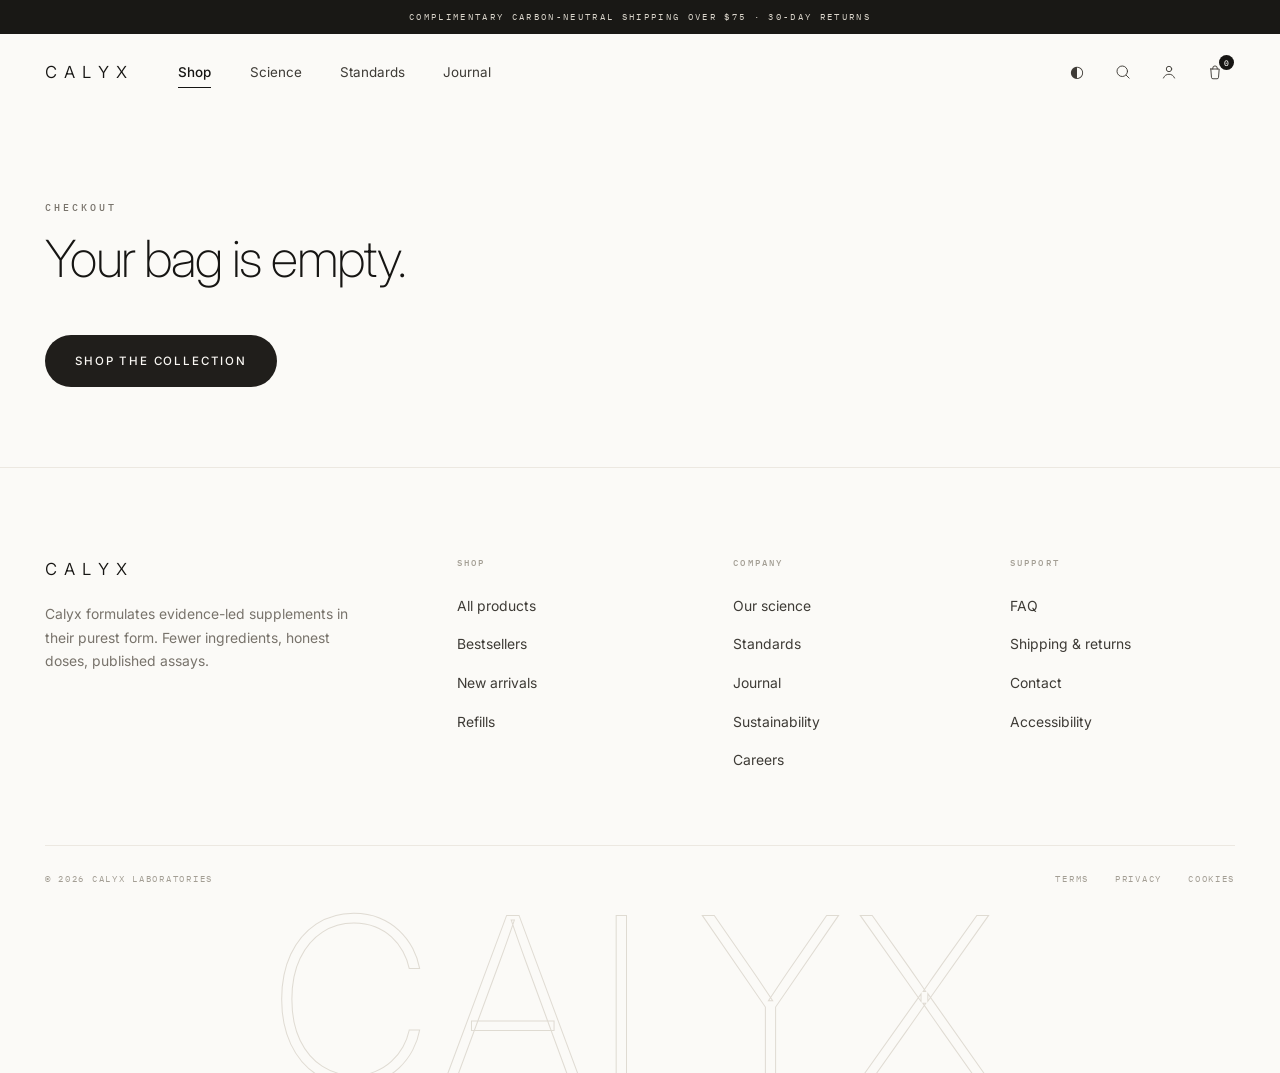
<file: checkout.html>
<!doctype html>
<html lang="en">
  <head>
    <meta charset="UTF-8" />
    <meta name="viewport" content="width=device-width, initial-scale=1.0" />
    <title>Checkout — Calyx</title>
    <meta name="description" content="Complete your Calyx order." />
    <link
      rel="icon"
      href="data:image/svg+xml,%3Csvg xmlns='http://www.w3.org/2000/svg' viewBox='0 0 32 32'%3E%3Ccircle cx='16' cy='16' r='12.5' fill='none' stroke='%23161513' stroke-width='1.5'/%3E%3Cpath d='M16 9v14M16 14c0-3 2-5 5-5M16 17c0-3-2-5-5-5' fill='none' stroke='%23161513' stroke-width='1.5' stroke-linecap='round'/%3E%3C/svg%3E"
    />
    <link rel="preconnect" href="https://fonts.googleapis.com" />
    <link rel="preconnect" href="https://fonts.gstatic.com" crossorigin />
    <link
      href="https://fonts.googleapis.com/css2?family=Inter:wght@200..600&family=IBM+Plex+Mono:wght@300;400;500&display=swap"
      rel="stylesheet"
      media="print"
      onload="this.media='all'"
    />
    <noscript>
      <link
        href="https://fonts.googleapis.com/css2?family=Inter:wght@200..600&family=IBM+Plex+Mono:wght@300;400;500&display=swap"
        rel="stylesheet"
      />
    </noscript>
    <link rel="stylesheet" href="styles.css" />
    <link rel="stylesheet" href="renders.css" />
    <script>
      document.documentElement.classList.add("js");
    </script>
    <script src="js/store.js"></script>
    <script src="script.js" defer></script>
  </head>
  <body>
    <a class="skip" href="#main">Skip to content</a>
    <p class="announce">Complimentary carbon-neutral shipping over $75 &middot; 30-day returns</p>
    <header class="hdr" id="hdr">
      <div class="bar container">
        <button class="nav-tgl" id="navTgl" aria-expanded="false" aria-controls="mnav" aria-label="Menu">
          <span></span>
        </button>
        <a class="wordmark" href="index.html">CALYX</a>
        <nav class="nav" aria-label="Primary">
          <a href="shop.html" data-tab="shop">Shop</a>
          <a href="about.html" data-tab="science">Science</a>
          <a href="standards.html" data-tab="standards">Standards</a>
          <a href="journal.html" data-tab="journal">Journal</a>
        </nav>
        <div class="acts">
          <button class="icon-btn" type="button" data-search aria-label="Search">
            <svg width="18" height="18" viewBox="0 0 24 24" fill="none" stroke="currentColor" stroke-width="1.25" stroke-linecap="round">
              <circle cx="11" cy="11" r="7" />
              <path d="M20.2 20.2 16.3 16.3" />
            </svg>
          </button>
          <a class="icon-btn" href="account.html" aria-label="Account">
            <svg width="18" height="18" viewBox="0 0 24 24" fill="none" stroke="currentColor" stroke-width="1.25" stroke-linecap="round">
              <circle cx="12" cy="8" r="3.6" />
              <path d="M4.6 20c1.4-3.4 4.1-5 7.4-5s6 1.6 7.4 5" />
            </svg>
          </a>
          <a class="icon-btn" href="cart.html" aria-label="Cart, 0 items">
            <svg width="18" height="18" viewBox="0 0 24 24" fill="none" stroke="currentColor" stroke-width="1.25" stroke-linecap="round" stroke-linejoin="round">
              <path d="M6.4 8h11.2l-.9 11.1a2 2 0 0 1-2 1.9H9.3a2 2 0 0 1-2-1.9L6.4 8Z" />
              <path d="M9 8V6.9a3 3 0 0 1 6 0V8" />
            </svg>
            <span class="ct" id="ct" aria-hidden="true">0</span>
          </a>
        </div>
      </div>
      <nav class="mnav" id="mnav" aria-label="Mobile">
        <a href="shop.html" data-tab="shop">Shop</a>
        <a href="about.html" data-tab="science">Science</a>
        <a href="standards.html" data-tab="standards">Standards</a>
        <a href="journal.html" data-tab="journal">Journal</a>
        <a href="account.html">Account</a>
        <div class="mnav-foot">
          <span>Calyx Laboratories</span>
          <span>Portland, Oregon</span>
        </div>
      </nav>
    </header>

    <main id="main" class="container">
      <div id="checkoutEmpty" class="empty-state" hidden>
        <p class="eyebrow">Checkout</p>
        <h1 class="display">Your bag is empty.</h1>
        <a class="btn" href="shop.html">Shop the collection</a>
      </div>
      <form class="checkout-grid" id="checkoutForm">
        <div>
          <header class="page-hero">
            <span class="eyebrow">Checkout</span>
            <h1 class="display">Where should we send it?</h1>
          </header>
          <label>Full name<input name="name" required autocomplete="name" /></label>
          <label>Email<input name="email" type="email" required autocomplete="email" /></label>
          <label>Phone <span>(optional)</span><input name="phone" type="tel" autocomplete="tel" /></label>
          <label>Address<input name="address" required autocomplete="street-address" /></label>
          <div class="form-row">
            <label>City<input name="city" required autocomplete="address-level2" /></label>
            <label>Region<input name="region" required autocomplete="address-level1" /></label>
          </div>
          <div class="form-row">
            <label>Postal code<input name="postal" required autocomplete="postal-code" /></label>
            <label>Country<input name="country" required autocomplete="country-name" value="United States" /></label>
          </div>
          <label>Note for the laboratory<textarea name="note" placeholder="Gate codes, delivery windows…"></textarea></label>
          <p class="pay-note">No card is taken here. After you place the order we email a secure payment link. Complimentary carbon-neutral shipping over $75.</p>
          <button class="btn" type="submit">Place order</button>
        </div>
        <aside class="cart-sum">
          <h2>Your order</h2>
          <div id="orderSummary"></div>
        </aside>
      </form>
    </main>

    <footer class="ftr" id="footer">
      <div class="container">
        <div class="ftr-grid">
          <div class="ftr-brand">
            <a class="wordmark" href="index.html">CALYX</a>
            <p>Calyx formulates evidence-led supplements in their purest form. Fewer ingredients, honest doses, published assays.</p>
          </div>
          <nav class="ftr-col" aria-label="Shop">
            <h4>Shop</h4>
            <ul>
              <li><a href="shop.html">All products</a></li>
              <li><a href="shop.html?filter=daily">Bestsellers</a></li>
              <li><a href="shop.html">New arrivals</a></li>
              <li><a href="shop.html?filter=daily">Refills</a></li>
            </ul>
          </nav>
          <nav class="ftr-col" aria-label="Company">
            <h4>Company</h4>
            <ul>
              <li><a href="about.html">Our science</a></li>
              <li><a href="standards.html">Standards</a></li>
              <li><a href="journal.html" data-tab="journal">Journal</a></li>
              <li><a href="about.html#sustainability">Sustainability</a></li>
              <li><a href="contact.html">Careers</a></li>
            </ul>
          </nav>
          <nav class="ftr-col" aria-label="Support">
            <h4>Support</h4>
            <ul>
              <li><a href="faq.html">FAQ</a></li>
              <li><a href="shipping.html">Shipping &amp; returns</a></li>
              <li><a href="contact.html">Contact</a></li>
              <li><a href="faq.html#accessibility">Accessibility</a></li>
            </ul>
          </nav>
        </div>
        <div class="ftr-bar">
          <span>&copy; <span id="year">2026</span> Calyx Laboratories</span>
          <nav aria-label="Legal">
            <a href="legal.html">Terms</a>
            <a href="legal.html#privacy">Privacy</a>
            <a href="legal.html#cookies">Cookies</a>
          </nav>
        </div>
      </div>
      <div class="wm" aria-hidden="true">CALYX</div>
    </footer>
  </body>
</html>
</file>
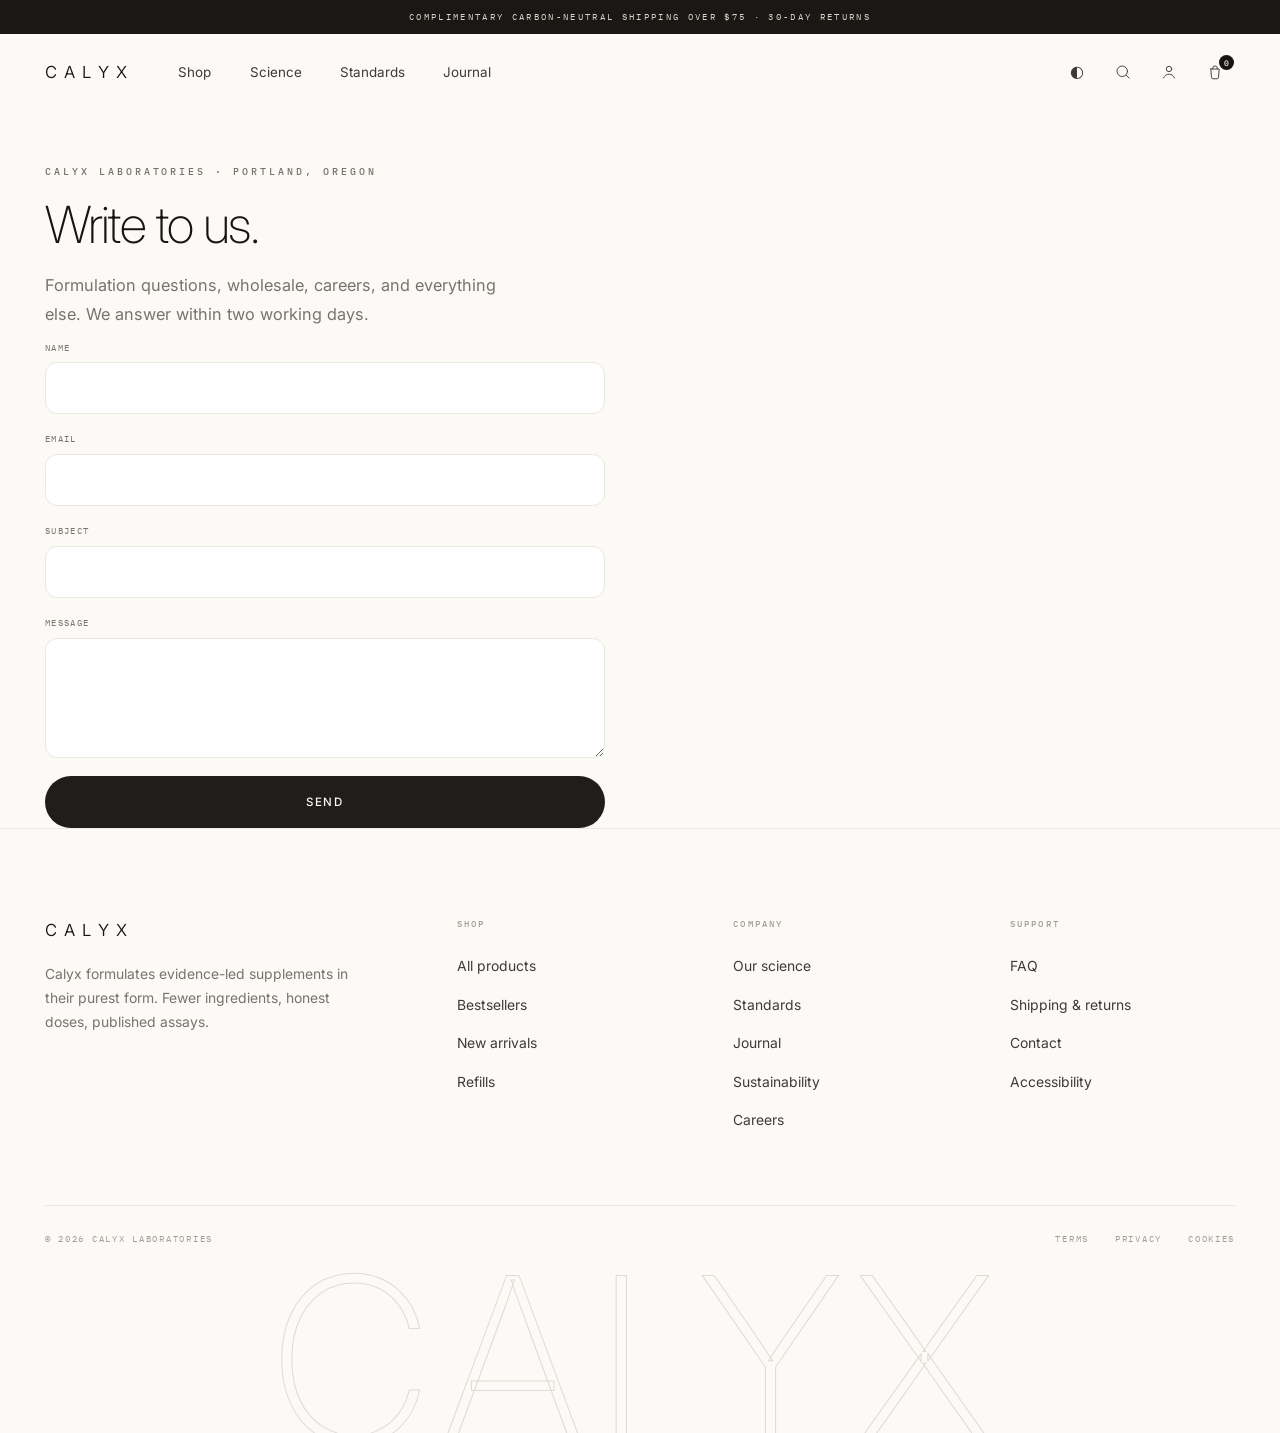
<file: contact.html>
<!doctype html>
<html lang="en">
  <head>
    <meta charset="UTF-8" />
    <meta name="viewport" content="width=device-width, initial-scale=1.0" />
    <title>Contact — Calyx</title>
    <meta name="description" content="Write to Calyx Laboratories in Portland." />
    <link
      rel="icon"
      href="data:image/svg+xml,%3Csvg xmlns='http://www.w3.org/2000/svg' viewBox='0 0 32 32'%3E%3Ccircle cx='16' cy='16' r='12.5' fill='none' stroke='%23161513' stroke-width='1.5'/%3E%3Cpath d='M16 9v14M16 14c0-3 2-5 5-5M16 17c0-3-2-5-5-5' fill='none' stroke='%23161513' stroke-width='1.5' stroke-linecap='round'/%3E%3C/svg%3E"
    />
    <link rel="preconnect" href="https://fonts.googleapis.com" />
    <link rel="preconnect" href="https://fonts.gstatic.com" crossorigin />
    <link
      href="https://fonts.googleapis.com/css2?family=Inter:wght@200..600&family=IBM+Plex+Mono:wght@300;400;500&display=swap"
      rel="stylesheet"
      media="print"
      onload="this.media='all'"
    />
    <noscript>
      <link
        href="https://fonts.googleapis.com/css2?family=Inter:wght@200..600&family=IBM+Plex+Mono:wght@300;400;500&display=swap"
        rel="stylesheet"
      />
    </noscript>
    <link rel="stylesheet" href="styles.css" />
    <link rel="stylesheet" href="renders.css" />
    <script>
      document.documentElement.classList.add("js");
    </script>
    <script src="js/store.js"></script>
    <script src="script.js" defer></script>
  </head>
  <body>
    <a class="skip" href="#main">Skip to content</a>
    <p class="announce">Complimentary carbon-neutral shipping over $75 &middot; 30-day returns</p>
    <header class="hdr" id="hdr">
      <div class="bar container">
        <button class="nav-tgl" id="navTgl" aria-expanded="false" aria-controls="mnav" aria-label="Menu">
          <span></span>
        </button>
        <a class="wordmark" href="index.html">CALYX</a>
        <nav class="nav" aria-label="Primary">
          <a href="shop.html" data-tab="shop">Shop</a>
          <a href="about.html" data-tab="science">Science</a>
          <a href="standards.html" data-tab="standards">Standards</a>
          <a href="journal.html" data-tab="journal">Journal</a>
        </nav>
        <div class="acts">
          <button class="icon-btn" type="button" data-search aria-label="Search">
            <svg width="18" height="18" viewBox="0 0 24 24" fill="none" stroke="currentColor" stroke-width="1.25" stroke-linecap="round">
              <circle cx="11" cy="11" r="7" />
              <path d="M20.2 20.2 16.3 16.3" />
            </svg>
          </button>
          <a class="icon-btn" href="account.html" aria-label="Account">
            <svg width="18" height="18" viewBox="0 0 24 24" fill="none" stroke="currentColor" stroke-width="1.25" stroke-linecap="round">
              <circle cx="12" cy="8" r="3.6" />
              <path d="M4.6 20c1.4-3.4 4.1-5 7.4-5s6 1.6 7.4 5" />
            </svg>
          </a>
          <a class="icon-btn" href="cart.html" aria-label="Cart, 0 items">
            <svg width="18" height="18" viewBox="0 0 24 24" fill="none" stroke="currentColor" stroke-width="1.25" stroke-linecap="round" stroke-linejoin="round">
              <path d="M6.4 8h11.2l-.9 11.1a2 2 0 0 1-2 1.9H9.3a2 2 0 0 1-2-1.9L6.4 8Z" />
              <path d="M9 8V6.9a3 3 0 0 1 6 0V8" />
            </svg>
            <span class="ct" id="ct" aria-hidden="true">0</span>
          </a>
        </div>
      </div>
      <nav class="mnav" id="mnav" aria-label="Mobile">
        <a href="shop.html" data-tab="shop">Shop</a>
        <a href="about.html" data-tab="science">Science</a>
        <a href="standards.html" data-tab="standards">Standards</a>
        <a href="journal.html" data-tab="journal">Journal</a>
        <a href="account.html">Account</a>
        <div class="mnav-foot">
          <span>Calyx Laboratories</span>
          <span>Portland, Oregon</span>
        </div>
      </nav>
    </header>

    <main id="main" class="container">
      <header class="page-hero">
        <span class="eyebrow" data-reveal>Calyx Laboratories · Portland, Oregon</span>
        <h1 class="display" data-reveal>Write to us.</h1>
        <p class="lede" data-reveal>Formulation questions, wholesale, careers, and everything else. We answer within two working days.</p>
      </header>
      <form class="stack-form" id="contactForm" data-reveal>
        <label>Name<input name="name" required autocomplete="name" /></label>
        <label>Email<input name="email" type="email" required autocomplete="email" /></label>
        <label>Subject<input name="subject" required /></label>
        <label>Message<textarea name="message" required></textarea></label>
        <button class="btn" type="submit">Send</button>
      </form>
      <div id="contactDone" class="empty-state" hidden>
        <p class="eyebrow">Received</p>
        <h2 class="display">We have your note.</h2>
        <p class="lede">A reply will come from hello@calyx.lab.</p>
      </div>
    </main>

    <footer class="ftr" id="footer">
      <div class="container">
        <div class="ftr-grid">
          <div class="ftr-brand">
            <a class="wordmark" href="index.html">CALYX</a>
            <p>Calyx formulates evidence-led supplements in their purest form. Fewer ingredients, honest doses, published assays.</p>
          </div>
          <nav class="ftr-col" aria-label="Shop">
            <h4>Shop</h4>
            <ul>
              <li><a href="shop.html">All products</a></li>
              <li><a href="shop.html?filter=daily">Bestsellers</a></li>
              <li><a href="shop.html">New arrivals</a></li>
              <li><a href="shop.html?filter=daily">Refills</a></li>
            </ul>
          </nav>
          <nav class="ftr-col" aria-label="Company">
            <h4>Company</h4>
            <ul>
              <li><a href="about.html">Our science</a></li>
              <li><a href="standards.html">Standards</a></li>
              <li><a href="journal.html" data-tab="journal">Journal</a></li>
              <li><a href="about.html#sustainability">Sustainability</a></li>
              <li><a href="contact.html">Careers</a></li>
            </ul>
          </nav>
          <nav class="ftr-col" aria-label="Support">
            <h4>Support</h4>
            <ul>
              <li><a href="faq.html">FAQ</a></li>
              <li><a href="shipping.html">Shipping &amp; returns</a></li>
              <li><a href="contact.html">Contact</a></li>
              <li><a href="faq.html#accessibility">Accessibility</a></li>
            </ul>
          </nav>
        </div>
        <div class="ftr-bar">
          <span>&copy; <span id="year">2026</span> Calyx Laboratories</span>
          <nav aria-label="Legal">
            <a href="legal.html">Terms</a>
            <a href="legal.html#privacy">Privacy</a>
            <a href="legal.html#cookies">Cookies</a>
          </nav>
        </div>
      </div>
      <div class="wm" aria-hidden="true">CALYX</div>
    </footer>
  </body>
</html>
</file>
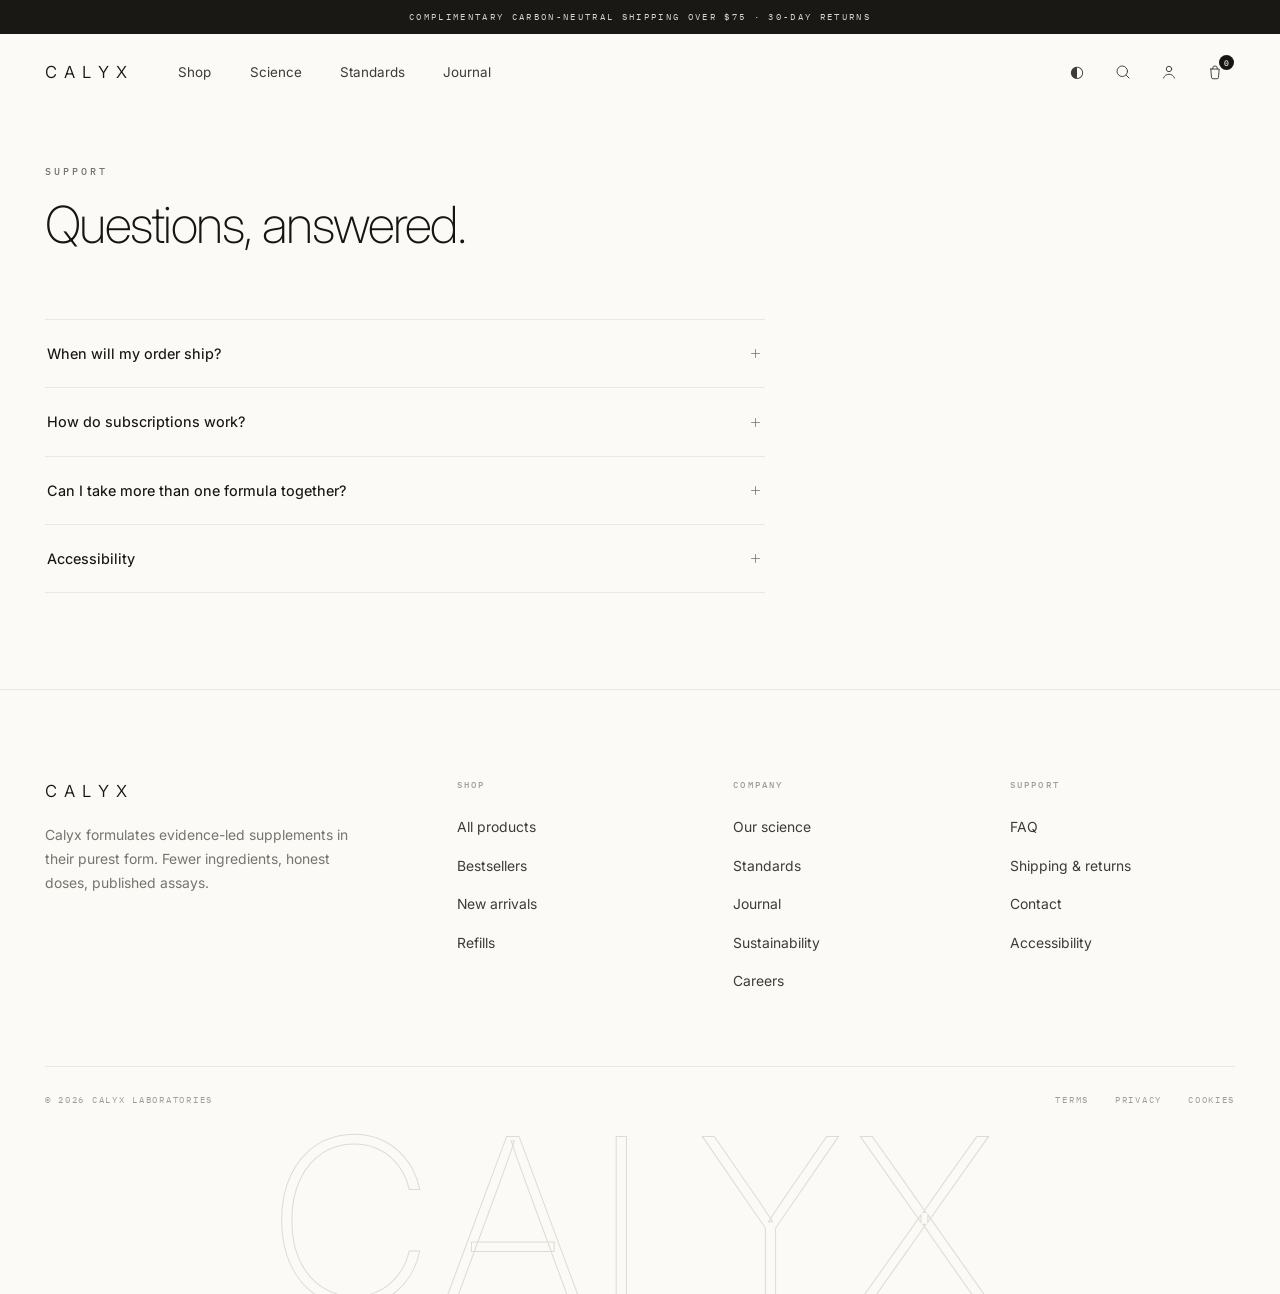
<file: faq.html>
<!doctype html>
<html lang="en">
  <head>
    <meta charset="UTF-8" />
    <meta name="viewport" content="width=device-width, initial-scale=1.0" />
    <title>FAQ — Calyx</title>
    <meta name="description" content="Questions about Calyx formulas, shipping, subscriptions, and accessibility." />
    <link
      rel="icon"
      href="data:image/svg+xml,%3Csvg xmlns='http://www.w3.org/2000/svg' viewBox='0 0 32 32'%3E%3Ccircle cx='16' cy='16' r='12.5' fill='none' stroke='%23161513' stroke-width='1.5'/%3E%3Cpath d='M16 9v14M16 14c0-3 2-5 5-5M16 17c0-3-2-5-5-5' fill='none' stroke='%23161513' stroke-width='1.5' stroke-linecap='round'/%3E%3C/svg%3E"
    />
    <link rel="preconnect" href="https://fonts.googleapis.com" />
    <link rel="preconnect" href="https://fonts.gstatic.com" crossorigin />
    <link
      href="https://fonts.googleapis.com/css2?family=Inter:wght@200..600&family=IBM+Plex+Mono:wght@300;400;500&display=swap"
      rel="stylesheet"
      media="print"
      onload="this.media='all'"
    />
    <noscript>
      <link
        href="https://fonts.googleapis.com/css2?family=Inter:wght@200..600&family=IBM+Plex+Mono:wght@300;400;500&display=swap"
        rel="stylesheet"
      />
    </noscript>
    <link rel="stylesheet" href="styles.css" />
    <link rel="stylesheet" href="renders.css" />
    <script>
      document.documentElement.classList.add("js");
    </script>
    <script src="js/store.js"></script>
    <script src="script.js" defer></script>
  </head>
  <body>
    <a class="skip" href="#main">Skip to content</a>
    <p class="announce">Complimentary carbon-neutral shipping over $75 &middot; 30-day returns</p>
    <header class="hdr" id="hdr">
      <div class="bar container">
        <button class="nav-tgl" id="navTgl" aria-expanded="false" aria-controls="mnav" aria-label="Menu">
          <span></span>
        </button>
        <a class="wordmark" href="index.html">CALYX</a>
        <nav class="nav" aria-label="Primary">
          <a href="shop.html" data-tab="shop">Shop</a>
          <a href="about.html" data-tab="science">Science</a>
          <a href="standards.html" data-tab="standards">Standards</a>
          <a href="journal.html" data-tab="journal">Journal</a>
        </nav>
        <div class="acts">
          <button class="icon-btn" type="button" data-search aria-label="Search">
            <svg width="18" height="18" viewBox="0 0 24 24" fill="none" stroke="currentColor" stroke-width="1.25" stroke-linecap="round">
              <circle cx="11" cy="11" r="7" />
              <path d="M20.2 20.2 16.3 16.3" />
            </svg>
          </button>
          <a class="icon-btn" href="account.html" aria-label="Account">
            <svg width="18" height="18" viewBox="0 0 24 24" fill="none" stroke="currentColor" stroke-width="1.25" stroke-linecap="round">
              <circle cx="12" cy="8" r="3.6" />
              <path d="M4.6 20c1.4-3.4 4.1-5 7.4-5s6 1.6 7.4 5" />
            </svg>
          </a>
          <a class="icon-btn" href="cart.html" aria-label="Cart, 0 items">
            <svg width="18" height="18" viewBox="0 0 24 24" fill="none" stroke="currentColor" stroke-width="1.25" stroke-linecap="round" stroke-linejoin="round">
              <path d="M6.4 8h11.2l-.9 11.1a2 2 0 0 1-2 1.9H9.3a2 2 0 0 1-2-1.9L6.4 8Z" />
              <path d="M9 8V6.9a3 3 0 0 1 6 0V8" />
            </svg>
            <span class="ct" id="ct" aria-hidden="true">0</span>
          </a>
        </div>
      </div>
      <nav class="mnav" id="mnav" aria-label="Mobile">
        <a href="shop.html" data-tab="shop">Shop</a>
        <a href="about.html" data-tab="science">Science</a>
        <a href="standards.html" data-tab="standards">Standards</a>
        <a href="journal.html" data-tab="journal">Journal</a>
        <a href="account.html">Account</a>
        <div class="mnav-foot">
          <span>Calyx Laboratories</span>
          <span>Portland, Oregon</span>
        </div>
      </nav>
    </header>

    <main id="main" class="container">
      <header class="page-hero">
        <span class="eyebrow" data-reveal>Support</span>
        <h1 class="display" data-reveal>Questions, answered.</h1>
      </header>
      <div class="faq-list accs">
        <div class="acc" data-reveal>
          <button class="acc-btn" type="button" aria-expanded="false">When will my order ship?<svg width="15" height="15" viewBox="0 0 24 24" fill="none" stroke="currentColor" stroke-width="1.25"><path d="M12 5v14M5 12h14" /></svg></button>
          <div class="acc-panel"><div class="acc-panel-inner">Orders placed before 14:00 Pacific leave Portland within 48 hours. You will receive a tracking note by email.</div></div>
        </div>
        <div class="acc" data-reveal>
          <button class="acc-btn" type="button" aria-expanded="false">How do subscriptions work?<svg width="15" height="15" viewBox="0 0 24 24" fill="none" stroke="currentColor" stroke-width="1.25"><path d="M12 5v14M5 12h14" /></svg></button>
          <div class="acc-panel"><div class="acc-panel-inner">Subscribe &amp; save is 15% off, billed and shipped every 30 days. Pause or cancel from your account page before the next renewal.</div></div>
        </div>
        <div class="acc" data-reveal>
          <button class="acc-btn" type="button" aria-expanded="false">Can I take more than one formula together?<svg width="15" height="15" viewBox="0 0 24 24" fill="none" stroke="currentColor" stroke-width="1.25"><path d="M12 5v14M5 12h14" /></svg></button>
          <div class="acc-panel"><div class="acc-panel-inner">Yes. The six formulas were designed as a set. If you take thyroid medication or are pregnant, speak with a clinician before ashwagandha.</div></div>
        </div>
        <div class="acc" id="accessibility" data-reveal>
          <button class="acc-btn" type="button" aria-expanded="false">Accessibility<svg width="15" height="15" viewBox="0 0 24 24" fill="none" stroke="currentColor" stroke-width="1.25"><path d="M12 5v14M5 12h14" /></svg></button>
          <div class="acc-panel"><div class="acc-panel-inner">This site is built to work with keyboard, screen readers, and reduced-motion preferences. If something fails you, write to access@calyx.lab and we will fix it.</div></div>
        </div>
      </div>
    </main>

    <footer class="ftr" id="footer">
      <div class="container">
        <div class="ftr-grid">
          <div class="ftr-brand">
            <a class="wordmark" href="index.html">CALYX</a>
            <p>Calyx formulates evidence-led supplements in their purest form. Fewer ingredients, honest doses, published assays.</p>
          </div>
          <nav class="ftr-col" aria-label="Shop">
            <h4>Shop</h4>
            <ul>
              <li><a href="shop.html">All products</a></li>
              <li><a href="shop.html?filter=daily">Bestsellers</a></li>
              <li><a href="shop.html">New arrivals</a></li>
              <li><a href="shop.html?filter=daily">Refills</a></li>
            </ul>
          </nav>
          <nav class="ftr-col" aria-label="Company">
            <h4>Company</h4>
            <ul>
              <li><a href="about.html">Our science</a></li>
              <li><a href="standards.html">Standards</a></li>
              <li><a href="journal.html" data-tab="journal">Journal</a></li>
              <li><a href="about.html#sustainability">Sustainability</a></li>
              <li><a href="contact.html">Careers</a></li>
            </ul>
          </nav>
          <nav class="ftr-col" aria-label="Support">
            <h4>Support</h4>
            <ul>
              <li><a href="faq.html">FAQ</a></li>
              <li><a href="shipping.html">Shipping &amp; returns</a></li>
              <li><a href="contact.html">Contact</a></li>
              <li><a href="faq.html#accessibility">Accessibility</a></li>
            </ul>
          </nav>
        </div>
        <div class="ftr-bar">
          <span>&copy; <span id="year">2026</span> Calyx Laboratories</span>
          <nav aria-label="Legal">
            <a href="legal.html">Terms</a>
            <a href="legal.html#privacy">Privacy</a>
            <a href="legal.html#cookies">Cookies</a>
          </nav>
        </div>
      </div>
      <div class="wm" aria-hidden="true">CALYX</div>
    </footer>
  </body>
</html>
</file>
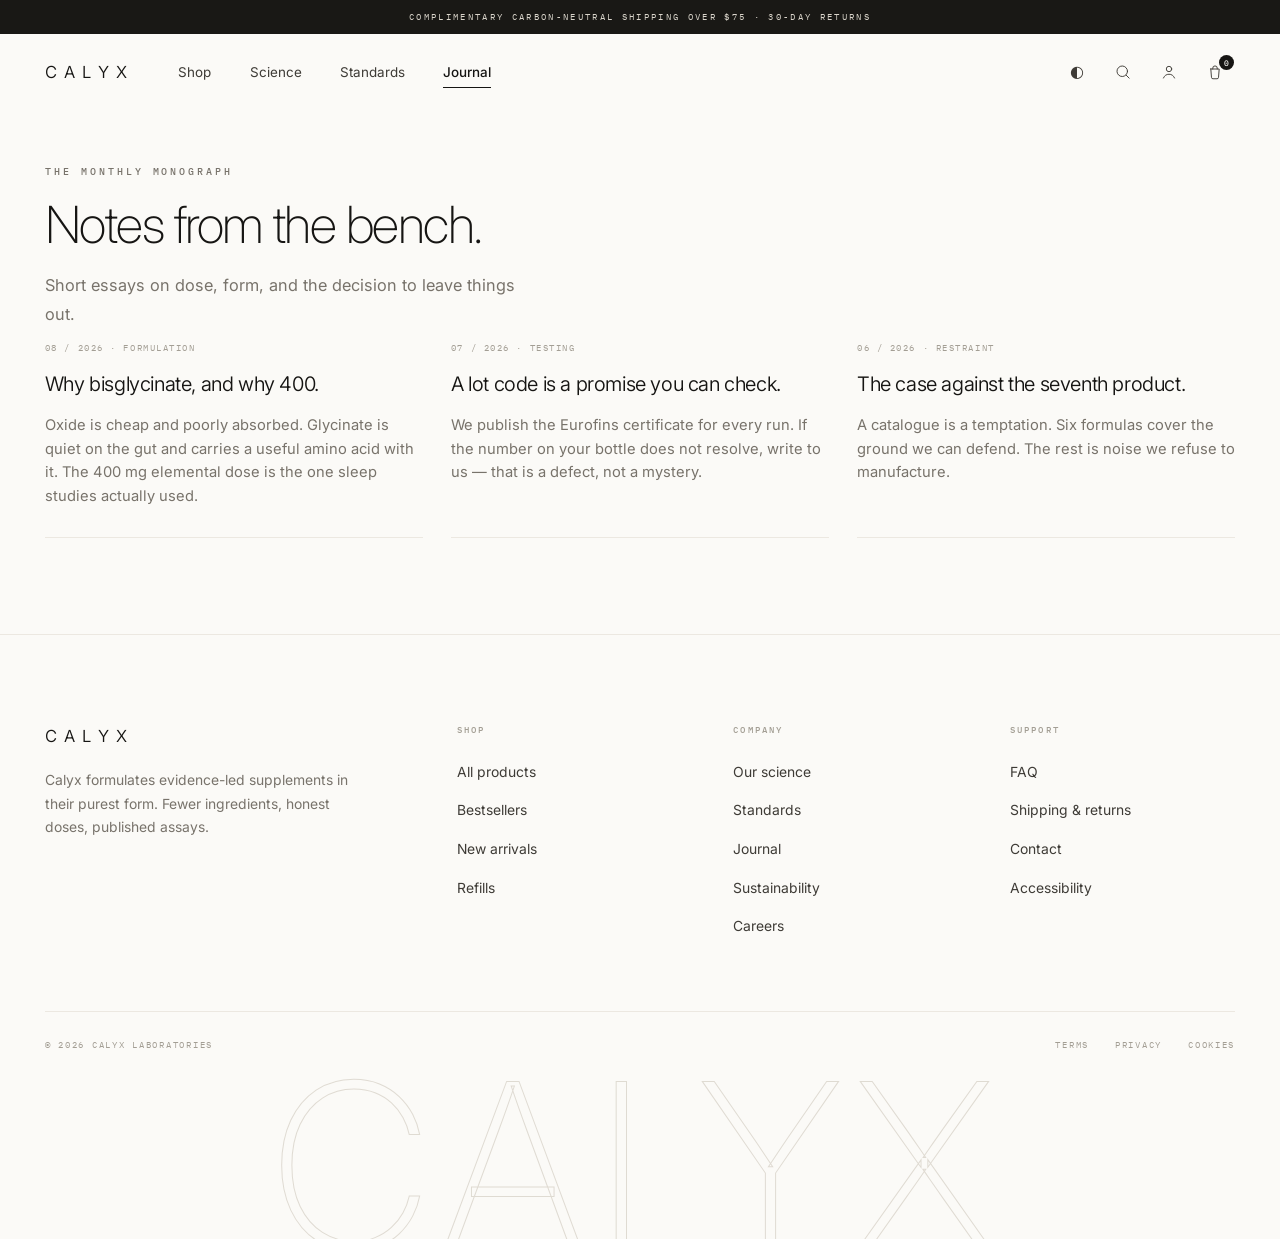
<file: journal.html>
<!doctype html>
<html lang="en">
  <head>
    <meta charset="UTF-8" />
    <meta name="viewport" content="width=device-width, initial-scale=1.0" />
    <title>Journal — Calyx</title>
    <meta name="description" content="The Monthly Monograph: research notes and formulation stories from Calyx." />
    <link
      rel="icon"
      href="data:image/svg+xml,%3Csvg xmlns='http://www.w3.org/2000/svg' viewBox='0 0 32 32'%3E%3Ccircle cx='16' cy='16' r='12.5' fill='none' stroke='%23161513' stroke-width='1.5'/%3E%3Cpath d='M16 9v14M16 14c0-3 2-5 5-5M16 17c0-3-2-5-5-5' fill='none' stroke='%23161513' stroke-width='1.5' stroke-linecap='round'/%3E%3C/svg%3E"
    />
    <link rel="preconnect" href="https://fonts.googleapis.com" />
    <link rel="preconnect" href="https://fonts.gstatic.com" crossorigin />
    <link
      href="https://fonts.googleapis.com/css2?family=Inter:wght@200..600&family=IBM+Plex+Mono:wght@300;400;500&display=swap"
      rel="stylesheet"
      media="print"
      onload="this.media='all'"
    />
    <noscript>
      <link
        href="https://fonts.googleapis.com/css2?family=Inter:wght@200..600&family=IBM+Plex+Mono:wght@300;400;500&display=swap"
        rel="stylesheet"
      />
    </noscript>
    <link rel="stylesheet" href="styles.css" />
    <link rel="stylesheet" href="renders.css" />
    <script>
      document.documentElement.classList.add("js");
    </script>
    <script src="js/store.js"></script>
    <script src="script.js" defer></script>
  </head>
  <body>
    <a class="skip" href="#main">Skip to content</a>
    <p class="announce">Complimentary carbon-neutral shipping over $75 &middot; 30-day returns</p>
    <header class="hdr" id="hdr">
      <div class="bar container">
        <button class="nav-tgl" id="navTgl" aria-expanded="false" aria-controls="mnav" aria-label="Menu">
          <span></span>
        </button>
        <a class="wordmark" href="index.html">CALYX</a>
        <nav class="nav" aria-label="Primary">
          <a href="shop.html" data-tab="shop">Shop</a>
          <a href="about.html" data-tab="science">Science</a>
          <a href="standards.html" data-tab="standards">Standards</a>
          <a href="journal.html" data-tab="journal">Journal</a>
        </nav>
        <div class="acts">
          <button class="icon-btn" type="button" data-search aria-label="Search">
            <svg width="18" height="18" viewBox="0 0 24 24" fill="none" stroke="currentColor" stroke-width="1.25" stroke-linecap="round">
              <circle cx="11" cy="11" r="7" />
              <path d="M20.2 20.2 16.3 16.3" />
            </svg>
          </button>
          <a class="icon-btn" href="account.html" aria-label="Account">
            <svg width="18" height="18" viewBox="0 0 24 24" fill="none" stroke="currentColor" stroke-width="1.25" stroke-linecap="round">
              <circle cx="12" cy="8" r="3.6" />
              <path d="M4.6 20c1.4-3.4 4.1-5 7.4-5s6 1.6 7.4 5" />
            </svg>
          </a>
          <a class="icon-btn" href="cart.html" aria-label="Cart, 0 items">
            <svg width="18" height="18" viewBox="0 0 24 24" fill="none" stroke="currentColor" stroke-width="1.25" stroke-linecap="round" stroke-linejoin="round">
              <path d="M6.4 8h11.2l-.9 11.1a2 2 0 0 1-2 1.9H9.3a2 2 0 0 1-2-1.9L6.4 8Z" />
              <path d="M9 8V6.9a3 3 0 0 1 6 0V8" />
            </svg>
            <span class="ct" id="ct" aria-hidden="true">0</span>
          </a>
        </div>
      </div>
      <nav class="mnav" id="mnav" aria-label="Mobile">
        <a href="shop.html" data-tab="shop">Shop</a>
        <a href="about.html" data-tab="science">Science</a>
        <a href="standards.html" data-tab="standards">Standards</a>
        <a href="journal.html" data-tab="journal">Journal</a>
        <a href="account.html">Account</a>
        <div class="mnav-foot">
          <span>Calyx Laboratories</span>
          <span>Portland, Oregon</span>
        </div>
      </nav>
    </header>

    <main id="main" class="container">
      <header class="page-hero">
        <span class="eyebrow" data-reveal>The Monthly Monograph</span>
        <h1 class="display" data-reveal>Notes from the bench.</h1>
        <p class="lede" data-reveal>Short essays on dose, form, and the decision to leave things out.</p>
      </header>
      <div class="journal-grid">
        <article class="journal-card" data-reveal>
          <span class="kicker">08 / 2026 · Formulation</span>
          <h2>Why bisglycinate, and why 400.</h2>
          <p>Oxide is cheap and poorly absorbed. Glycinate is quiet on the gut and carries a useful amino acid with it. The 400 mg elemental dose is the one sleep studies actually used.</p>
        </article>
        <article class="journal-card" data-reveal style="--d:80ms">
          <span class="kicker">07 / 2026 · Testing</span>
          <h2>A lot code is a promise you can check.</h2>
          <p>We publish the Eurofins certificate for every run. If the number on your bottle does not resolve, write to us — that is a defect, not a mystery.</p>
        </article>
        <article class="journal-card" data-reveal style="--d:160ms">
          <span class="kicker">06 / 2026 · Restraint</span>
          <h2>The case against the seventh product.</h2>
          <p>A catalogue is a temptation. Six formulas cover the ground we can defend. The rest is noise we refuse to manufacture.</p>
        </article>
      </div>
    </main>

    <footer class="ftr" id="footer">
      <div class="container">
        <div class="ftr-grid">
          <div class="ftr-brand">
            <a class="wordmark" href="index.html">CALYX</a>
            <p>Calyx formulates evidence-led supplements in their purest form. Fewer ingredients, honest doses, published assays.</p>
          </div>
          <nav class="ftr-col" aria-label="Shop">
            <h4>Shop</h4>
            <ul>
              <li><a href="shop.html">All products</a></li>
              <li><a href="shop.html?filter=daily">Bestsellers</a></li>
              <li><a href="shop.html">New arrivals</a></li>
              <li><a href="shop.html?filter=daily">Refills</a></li>
            </ul>
          </nav>
          <nav class="ftr-col" aria-label="Company">
            <h4>Company</h4>
            <ul>
              <li><a href="about.html">Our science</a></li>
              <li><a href="standards.html">Standards</a></li>
              <li><a href="journal.html" data-tab="journal">Journal</a></li>
              <li><a href="about.html#sustainability">Sustainability</a></li>
              <li><a href="contact.html">Careers</a></li>
            </ul>
          </nav>
          <nav class="ftr-col" aria-label="Support">
            <h4>Support</h4>
            <ul>
              <li><a href="faq.html">FAQ</a></li>
              <li><a href="shipping.html">Shipping &amp; returns</a></li>
              <li><a href="contact.html">Contact</a></li>
              <li><a href="faq.html#accessibility">Accessibility</a></li>
            </ul>
          </nav>
        </div>
        <div class="ftr-bar">
          <span>&copy; <span id="year">2026</span> Calyx Laboratories</span>
          <nav aria-label="Legal">
            <a href="legal.html">Terms</a>
            <a href="legal.html#privacy">Privacy</a>
            <a href="legal.html#cookies">Cookies</a>
          </nav>
        </div>
      </div>
      <div class="wm" aria-hidden="true">CALYX</div>
    </footer>
  </body>
</html>
</file>
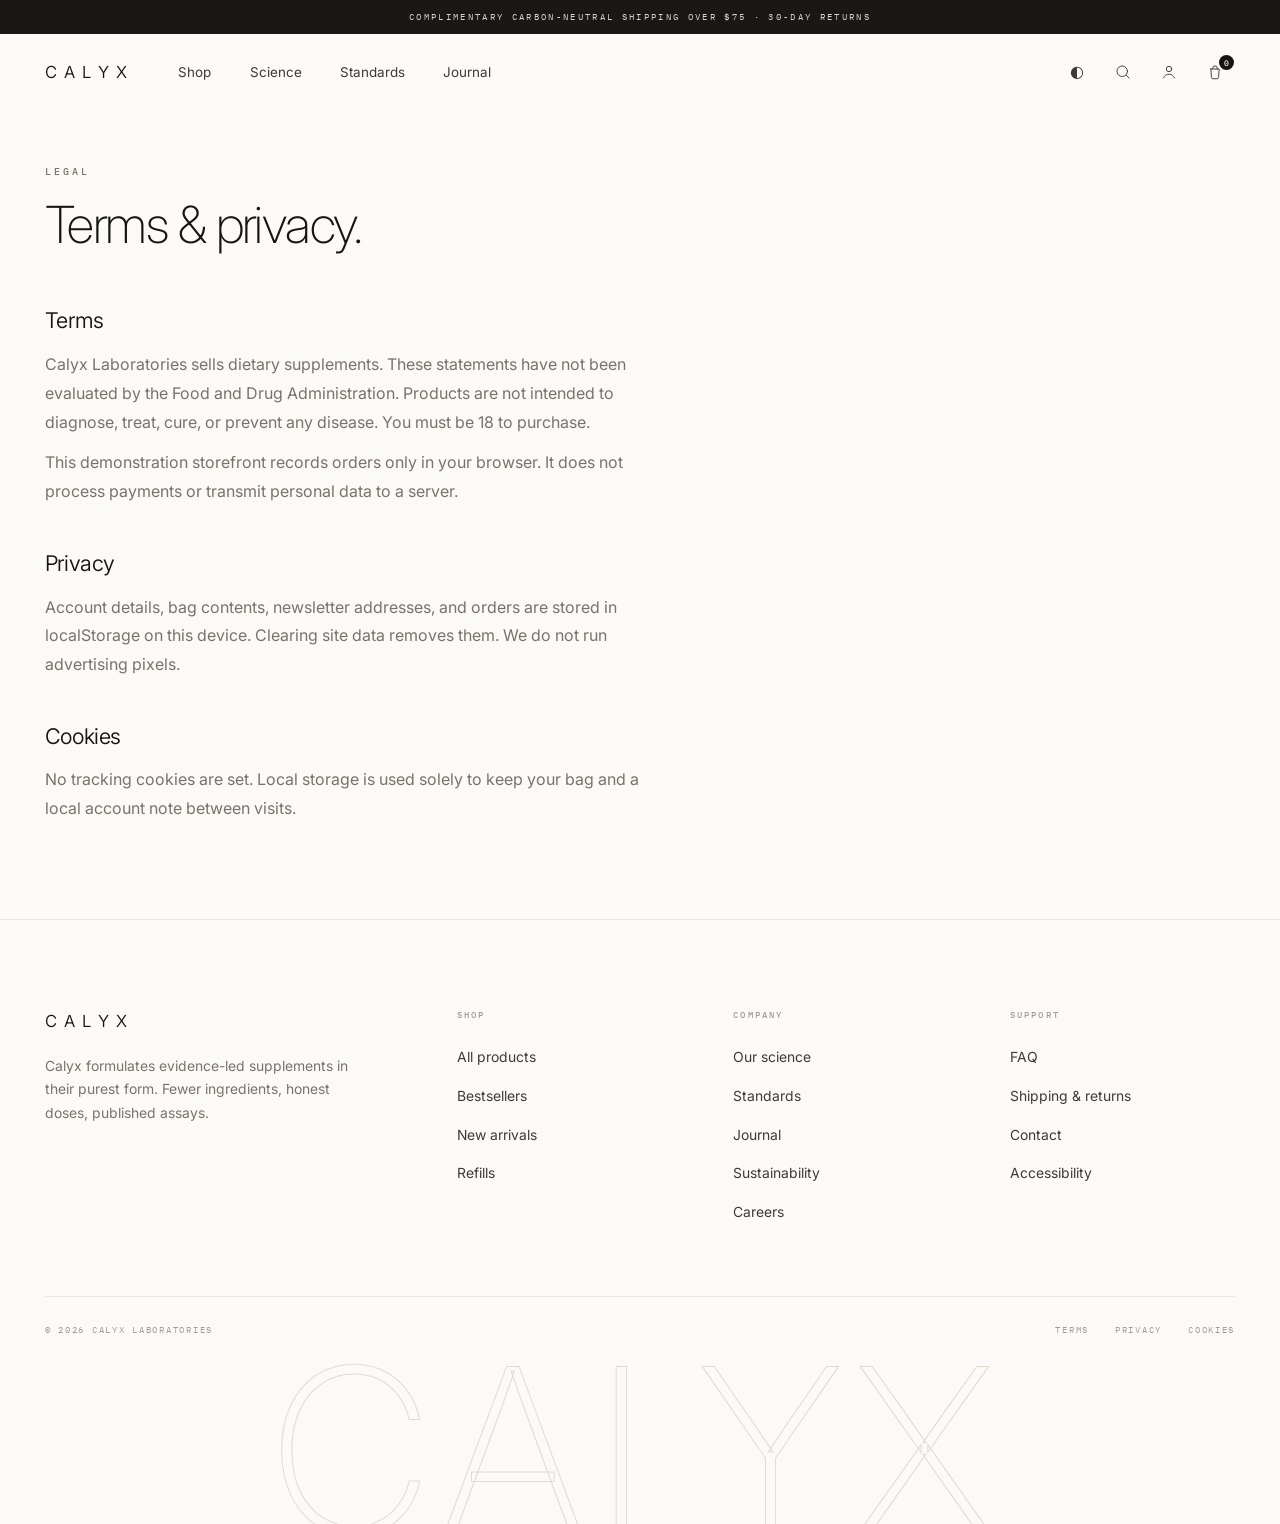
<file: legal.html>
<!doctype html>
<html lang="en">
  <head>
    <meta charset="UTF-8" />
    <meta name="viewport" content="width=device-width, initial-scale=1.0" />
    <title>Legal — Calyx</title>
    <meta name="description" content="Terms, privacy, and cookies for Calyx Laboratories." />
    <link
      rel="icon"
      href="data:image/svg+xml,%3Csvg xmlns='http://www.w3.org/2000/svg' viewBox='0 0 32 32'%3E%3Ccircle cx='16' cy='16' r='12.5' fill='none' stroke='%23161513' stroke-width='1.5'/%3E%3Cpath d='M16 9v14M16 14c0-3 2-5 5-5M16 17c0-3-2-5-5-5' fill='none' stroke='%23161513' stroke-width='1.5' stroke-linecap='round'/%3E%3C/svg%3E"
    />
    <link rel="preconnect" href="https://fonts.googleapis.com" />
    <link rel="preconnect" href="https://fonts.gstatic.com" crossorigin />
    <link
      href="https://fonts.googleapis.com/css2?family=Inter:wght@200..600&family=IBM+Plex+Mono:wght@300;400;500&display=swap"
      rel="stylesheet"
      media="print"
      onload="this.media='all'"
    />
    <noscript>
      <link
        href="https://fonts.googleapis.com/css2?family=Inter:wght@200..600&family=IBM+Plex+Mono:wght@300;400;500&display=swap"
        rel="stylesheet"
      />
    </noscript>
    <link rel="stylesheet" href="styles.css" />
    <link rel="stylesheet" href="renders.css" />
    <script>
      document.documentElement.classList.add("js");
    </script>
    <script src="js/store.js"></script>
    <script src="script.js" defer></script>
  </head>
  <body>
    <a class="skip" href="#main">Skip to content</a>
    <p class="announce">Complimentary carbon-neutral shipping over $75 &middot; 30-day returns</p>
    <header class="hdr" id="hdr">
      <div class="bar container">
        <button class="nav-tgl" id="navTgl" aria-expanded="false" aria-controls="mnav" aria-label="Menu">
          <span></span>
        </button>
        <a class="wordmark" href="index.html">CALYX</a>
        <nav class="nav" aria-label="Primary">
          <a href="shop.html" data-tab="shop">Shop</a>
          <a href="about.html" data-tab="science">Science</a>
          <a href="standards.html" data-tab="standards">Standards</a>
          <a href="journal.html" data-tab="journal">Journal</a>
        </nav>
        <div class="acts">
          <button class="icon-btn" type="button" data-search aria-label="Search">
            <svg width="18" height="18" viewBox="0 0 24 24" fill="none" stroke="currentColor" stroke-width="1.25" stroke-linecap="round">
              <circle cx="11" cy="11" r="7" />
              <path d="M20.2 20.2 16.3 16.3" />
            </svg>
          </button>
          <a class="icon-btn" href="account.html" aria-label="Account">
            <svg width="18" height="18" viewBox="0 0 24 24" fill="none" stroke="currentColor" stroke-width="1.25" stroke-linecap="round">
              <circle cx="12" cy="8" r="3.6" />
              <path d="M4.6 20c1.4-3.4 4.1-5 7.4-5s6 1.6 7.4 5" />
            </svg>
          </a>
          <a class="icon-btn" href="cart.html" aria-label="Cart, 0 items">
            <svg width="18" height="18" viewBox="0 0 24 24" fill="none" stroke="currentColor" stroke-width="1.25" stroke-linecap="round" stroke-linejoin="round">
              <path d="M6.4 8h11.2l-.9 11.1a2 2 0 0 1-2 1.9H9.3a2 2 0 0 1-2-1.9L6.4 8Z" />
              <path d="M9 8V6.9a3 3 0 0 1 6 0V8" />
            </svg>
            <span class="ct" id="ct" aria-hidden="true">0</span>
          </a>
        </div>
      </div>
      <nav class="mnav" id="mnav" aria-label="Mobile">
        <a href="shop.html" data-tab="shop">Shop</a>
        <a href="about.html" data-tab="science">Science</a>
        <a href="standards.html" data-tab="standards">Standards</a>
        <a href="journal.html" data-tab="journal">Journal</a>
        <a href="account.html">Account</a>
        <div class="mnav-foot">
          <span>Calyx Laboratories</span>
          <span>Portland, Oregon</span>
        </div>
      </nav>
    </header>

    <main id="main" class="container">
      <header class="page-hero">
        <span class="eyebrow" data-reveal>Legal</span>
        <h1 class="display" data-reveal>Terms &amp; privacy.</h1>
      </header>
      <article class="prose" data-reveal>
        <h2 id="terms">Terms</h2>
        <p>Calyx Laboratories sells dietary supplements. These statements have not been evaluated by the Food and Drug Administration. Products are not intended to diagnose, treat, cure, or prevent any disease. You must be 18 to purchase.</p>
        <p>This demonstration storefront records orders only in your browser. It does not process payments or transmit personal data to a server.</p>
        <h2 id="privacy">Privacy</h2>
        <p>Account details, bag contents, newsletter addresses, and orders are stored in localStorage on this device. Clearing site data removes them. We do not run advertising pixels.</p>
        <h2 id="cookies">Cookies</h2>
        <p>No tracking cookies are set. Local storage is used solely to keep your bag and a local account note between visits.</p>
      </article>
    </main>

    <footer class="ftr" id="footer">
      <div class="container">
        <div class="ftr-grid">
          <div class="ftr-brand">
            <a class="wordmark" href="index.html">CALYX</a>
            <p>Calyx formulates evidence-led supplements in their purest form. Fewer ingredients, honest doses, published assays.</p>
          </div>
          <nav class="ftr-col" aria-label="Shop">
            <h4>Shop</h4>
            <ul>
              <li><a href="shop.html">All products</a></li>
              <li><a href="shop.html?filter=daily">Bestsellers</a></li>
              <li><a href="shop.html">New arrivals</a></li>
              <li><a href="shop.html?filter=daily">Refills</a></li>
            </ul>
          </nav>
          <nav class="ftr-col" aria-label="Company">
            <h4>Company</h4>
            <ul>
              <li><a href="about.html">Our science</a></li>
              <li><a href="standards.html">Standards</a></li>
              <li><a href="journal.html" data-tab="journal">Journal</a></li>
              <li><a href="about.html#sustainability">Sustainability</a></li>
              <li><a href="contact.html">Careers</a></li>
            </ul>
          </nav>
          <nav class="ftr-col" aria-label="Support">
            <h4>Support</h4>
            <ul>
              <li><a href="faq.html">FAQ</a></li>
              <li><a href="shipping.html">Shipping &amp; returns</a></li>
              <li><a href="contact.html">Contact</a></li>
              <li><a href="faq.html#accessibility">Accessibility</a></li>
            </ul>
          </nav>
        </div>
        <div class="ftr-bar">
          <span>&copy; <span id="year">2026</span> Calyx Laboratories</span>
          <nav aria-label="Legal">
            <a href="legal.html">Terms</a>
            <a href="legal.html#privacy">Privacy</a>
            <a href="legal.html#cookies">Cookies</a>
          </nav>
        </div>
      </div>
      <div class="wm" aria-hidden="true">CALYX</div>
    </footer>
  </body>
</html>
</file>
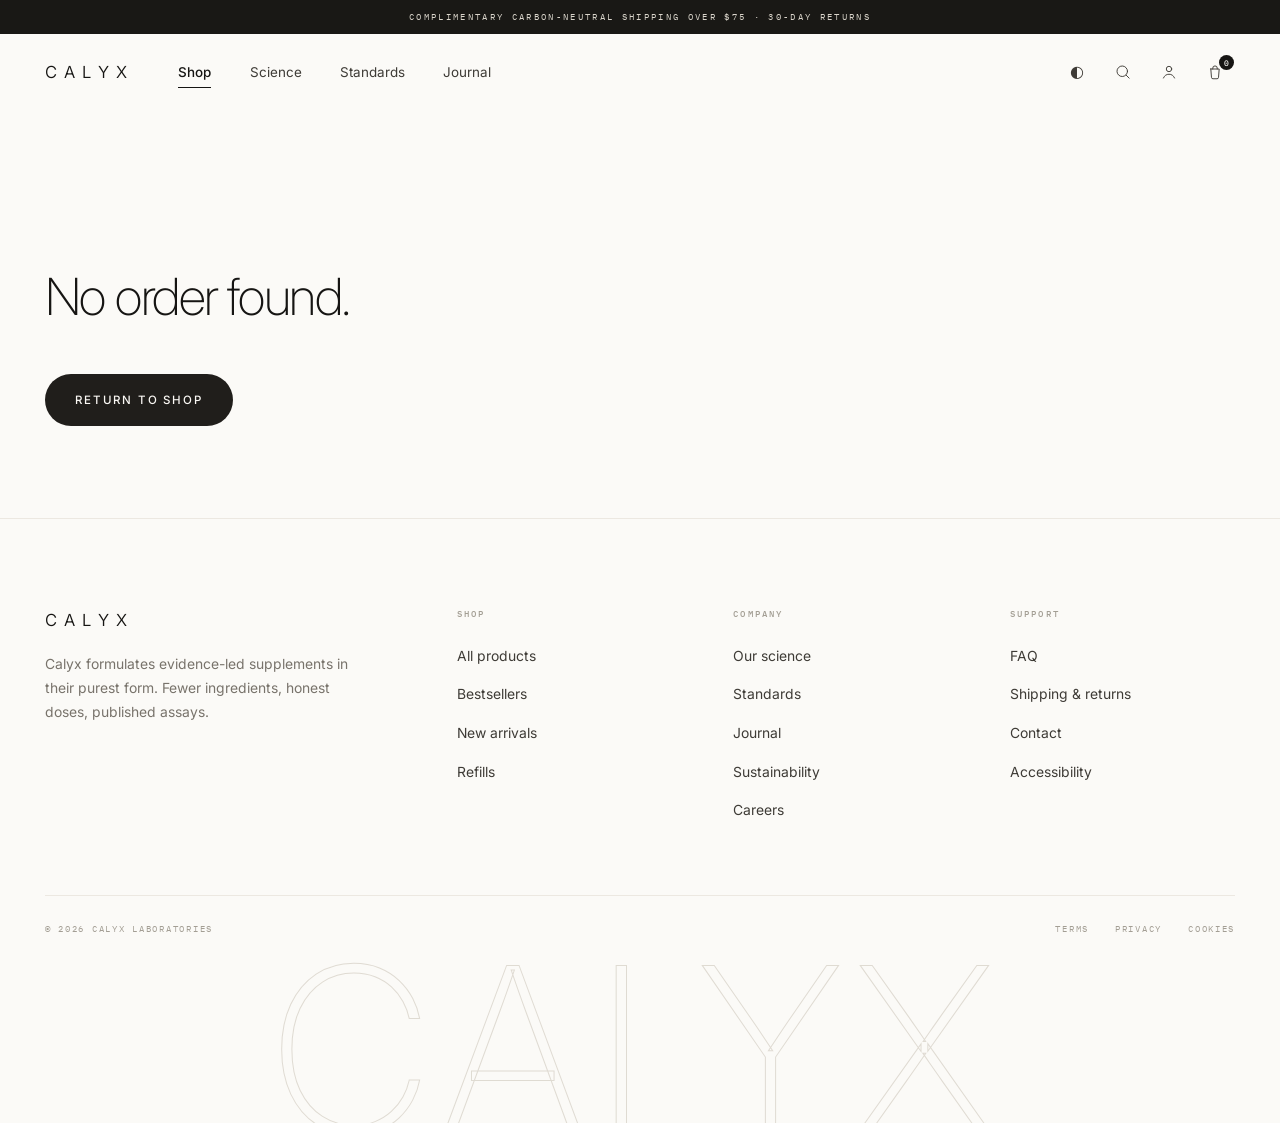
<file: order.html>
<!doctype html>
<html lang="en">
  <head>
    <meta charset="UTF-8" />
    <meta name="viewport" content="width=device-width, initial-scale=1.0" />
    <title>Order confirmed — Calyx</title>
    <meta name="description" content="Your Calyx order is confirmed." />
    <link
      rel="icon"
      href="data:image/svg+xml,%3Csvg xmlns='http://www.w3.org/2000/svg' viewBox='0 0 32 32'%3E%3Ccircle cx='16' cy='16' r='12.5' fill='none' stroke='%23161513' stroke-width='1.5'/%3E%3Cpath d='M16 9v14M16 14c0-3 2-5 5-5M16 17c0-3-2-5-5-5' fill='none' stroke='%23161513' stroke-width='1.5' stroke-linecap='round'/%3E%3C/svg%3E"
    />
    <link rel="preconnect" href="https://fonts.googleapis.com" />
    <link rel="preconnect" href="https://fonts.gstatic.com" crossorigin />
    <link
      href="https://fonts.googleapis.com/css2?family=Inter:wght@200..600&family=IBM+Plex+Mono:wght@300;400;500&display=swap"
      rel="stylesheet"
      media="print"
      onload="this.media='all'"
    />
    <noscript>
      <link
        href="https://fonts.googleapis.com/css2?family=Inter:wght@200..600&family=IBM+Plex+Mono:wght@300;400;500&display=swap"
        rel="stylesheet"
      />
    </noscript>
    <link rel="stylesheet" href="styles.css" />
    <link rel="stylesheet" href="renders.css" />
    <script>
      document.documentElement.classList.add("js");
    </script>
    <script src="js/store.js"></script>
    <script src="script.js" defer></script>
  </head>
  <body>
    <a class="skip" href="#main">Skip to content</a>
    <p class="announce">Complimentary carbon-neutral shipping over $75 &middot; 30-day returns</p>
    <header class="hdr" id="hdr">
      <div class="bar container">
        <button class="nav-tgl" id="navTgl" aria-expanded="false" aria-controls="mnav" aria-label="Menu">
          <span></span>
        </button>
        <a class="wordmark" href="index.html">CALYX</a>
        <nav class="nav" aria-label="Primary">
          <a href="shop.html" data-tab="shop">Shop</a>
          <a href="about.html" data-tab="science">Science</a>
          <a href="standards.html" data-tab="standards">Standards</a>
          <a href="journal.html" data-tab="journal">Journal</a>
        </nav>
        <div class="acts">
          <button class="icon-btn" type="button" data-search aria-label="Search">
            <svg width="18" height="18" viewBox="0 0 24 24" fill="none" stroke="currentColor" stroke-width="1.25" stroke-linecap="round">
              <circle cx="11" cy="11" r="7" />
              <path d="M20.2 20.2 16.3 16.3" />
            </svg>
          </button>
          <a class="icon-btn" href="account.html" aria-label="Account">
            <svg width="18" height="18" viewBox="0 0 24 24" fill="none" stroke="currentColor" stroke-width="1.25" stroke-linecap="round">
              <circle cx="12" cy="8" r="3.6" />
              <path d="M4.6 20c1.4-3.4 4.1-5 7.4-5s6 1.6 7.4 5" />
            </svg>
          </a>
          <a class="icon-btn" href="cart.html" aria-label="Cart, 0 items">
            <svg width="18" height="18" viewBox="0 0 24 24" fill="none" stroke="currentColor" stroke-width="1.25" stroke-linecap="round" stroke-linejoin="round">
              <path d="M6.4 8h11.2l-.9 11.1a2 2 0 0 1-2 1.9H9.3a2 2 0 0 1-2-1.9L6.4 8Z" />
              <path d="M9 8V6.9a3 3 0 0 1 6 0V8" />
            </svg>
            <span class="ct" id="ct" aria-hidden="true">0</span>
          </a>
        </div>
      </div>
      <nav class="mnav" id="mnav" aria-label="Mobile">
        <a href="shop.html" data-tab="shop">Shop</a>
        <a href="about.html" data-tab="science">Science</a>
        <a href="standards.html" data-tab="standards">Standards</a>
        <a href="journal.html" data-tab="journal">Journal</a>
        <a href="account.html">Account</a>
        <div class="mnav-foot">
          <span>Calyx Laboratories</span>
          <span>Portland, Oregon</span>
        </div>
      </nav>
    </header>

    <main id="main" class="container">
      <div class="page-hero" id="orderRoot"></div>
    </main>

    <footer class="ftr" id="footer">
      <div class="container">
        <div class="ftr-grid">
          <div class="ftr-brand">
            <a class="wordmark" href="index.html">CALYX</a>
            <p>Calyx formulates evidence-led supplements in their purest form. Fewer ingredients, honest doses, published assays.</p>
          </div>
          <nav class="ftr-col" aria-label="Shop">
            <h4>Shop</h4>
            <ul>
              <li><a href="shop.html">All products</a></li>
              <li><a href="shop.html?filter=daily">Bestsellers</a></li>
              <li><a href="shop.html">New arrivals</a></li>
              <li><a href="shop.html?filter=daily">Refills</a></li>
            </ul>
          </nav>
          <nav class="ftr-col" aria-label="Company">
            <h4>Company</h4>
            <ul>
              <li><a href="about.html">Our science</a></li>
              <li><a href="standards.html">Standards</a></li>
              <li><a href="journal.html" data-tab="journal">Journal</a></li>
              <li><a href="about.html#sustainability">Sustainability</a></li>
              <li><a href="contact.html">Careers</a></li>
            </ul>
          </nav>
          <nav class="ftr-col" aria-label="Support">
            <h4>Support</h4>
            <ul>
              <li><a href="faq.html">FAQ</a></li>
              <li><a href="shipping.html">Shipping &amp; returns</a></li>
              <li><a href="contact.html">Contact</a></li>
              <li><a href="faq.html#accessibility">Accessibility</a></li>
            </ul>
          </nav>
        </div>
        <div class="ftr-bar">
          <span>&copy; <span id="year">2026</span> Calyx Laboratories</span>
          <nav aria-label="Legal">
            <a href="legal.html">Terms</a>
            <a href="legal.html#privacy">Privacy</a>
            <a href="legal.html#cookies">Cookies</a>
          </nav>
        </div>
      </div>
      <div class="wm" aria-hidden="true">CALYX</div>
    </footer>
  </body>
</html>
</file>
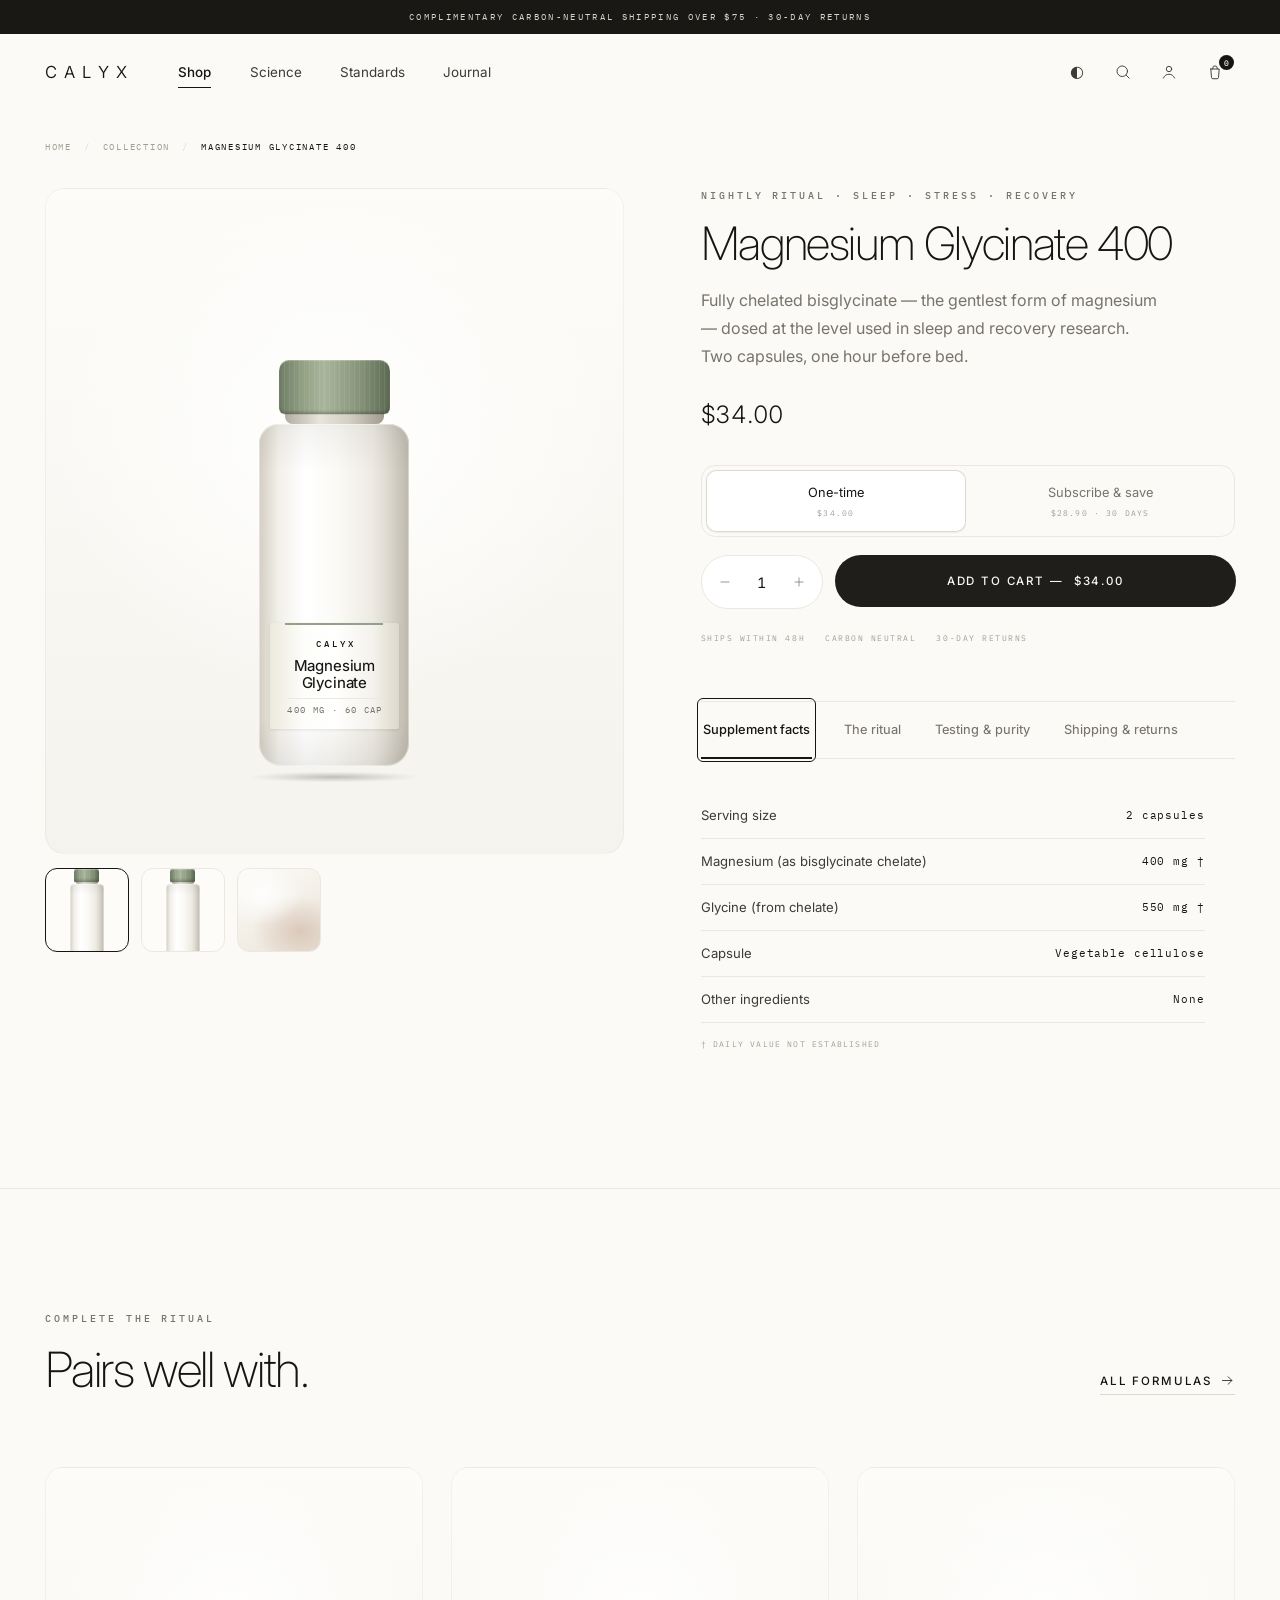
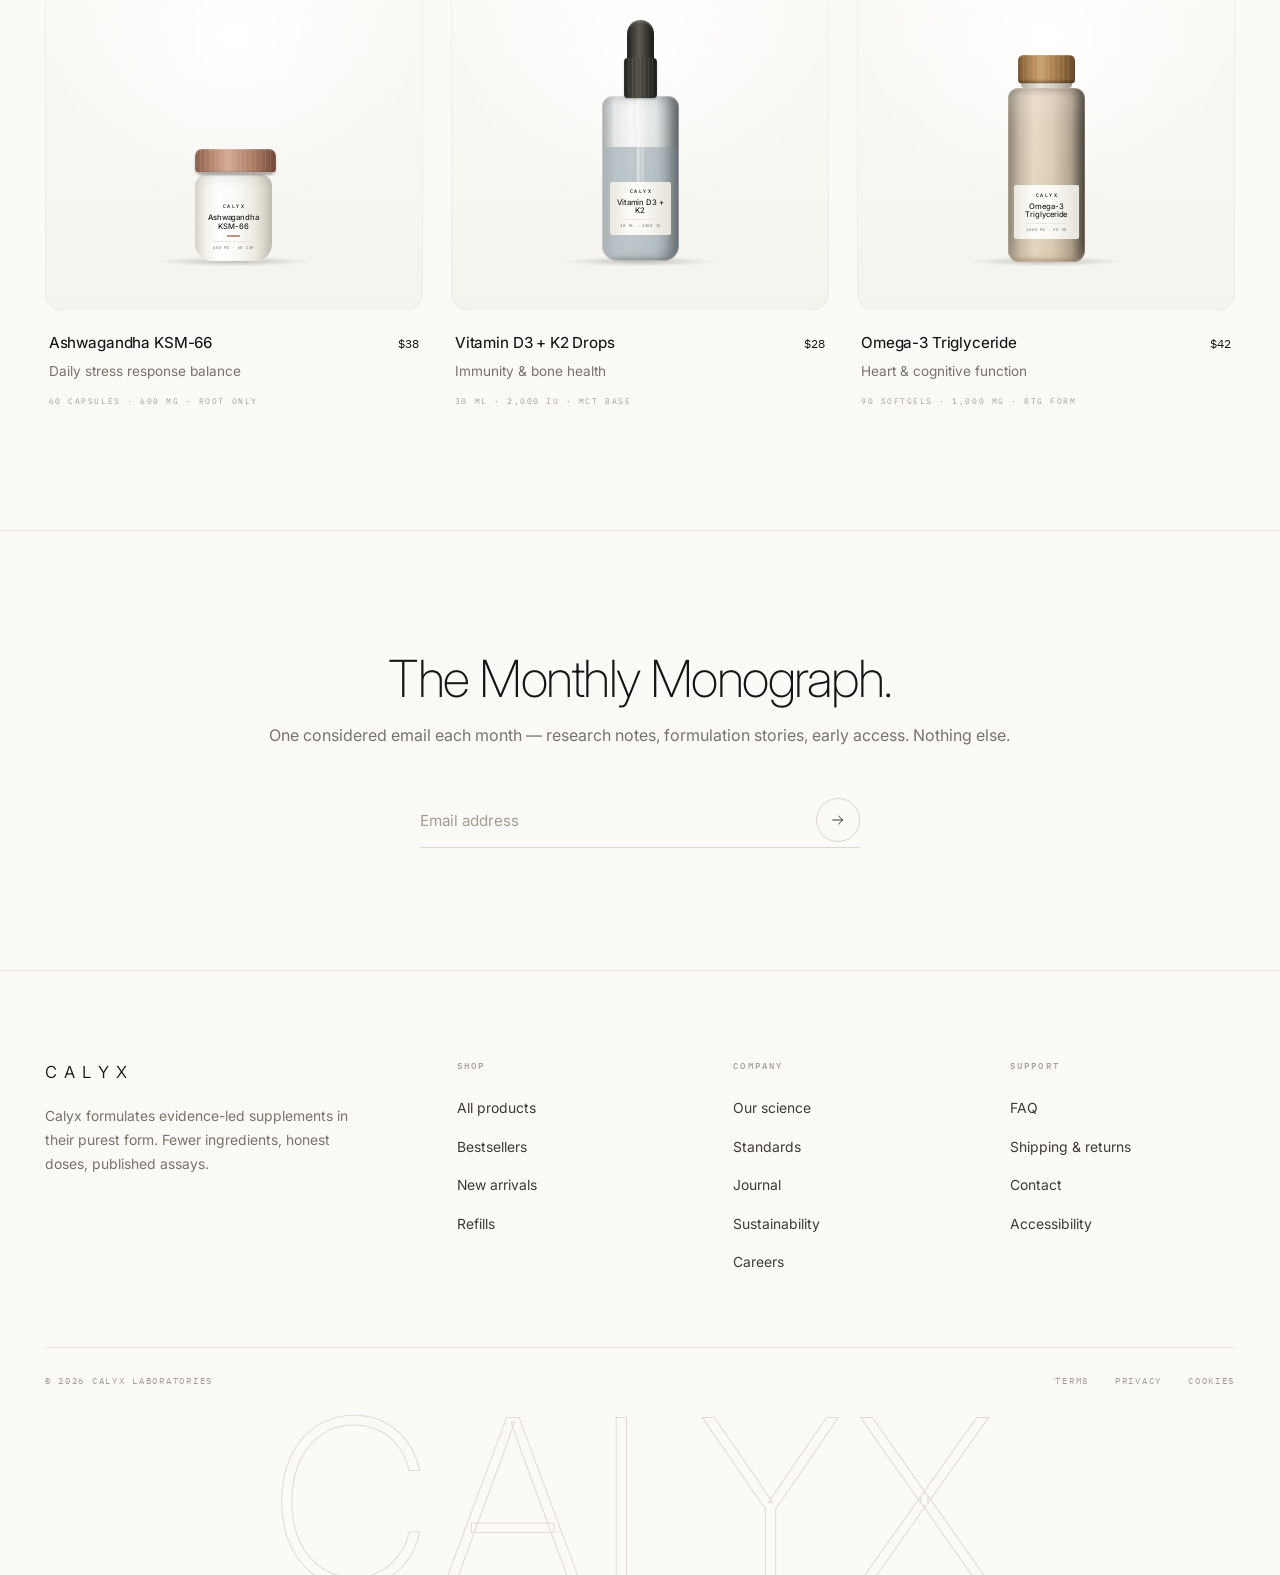
<file: product.html>
<!doctype html>
<html lang="en">
  <head>
    <meta charset="UTF-8" />
    <meta name="viewport" content="width=device-width, initial-scale=1.0" />
    <title>Product — Calyx</title>
    <meta name="description" content="Clinical-grade Calyx formulas. Third-party tested, no fillers." />
    <link
      rel="icon"
      href="data:image/svg+xml,%3Csvg xmlns='http://www.w3.org/2000/svg' viewBox='0 0 32 32'%3E%3Ccircle cx='16' cy='16' r='12.5' fill='none' stroke='%23161513' stroke-width='1.5'/%3E%3Cpath d='M16 9v14M16 14c0-3 2-5 5-5M16 17c0-3-2-5-5-5' fill='none' stroke='%23161513' stroke-width='1.5' stroke-linecap='round'/%3E%3C/svg%3E"
    />
    <link rel="preconnect" href="https://fonts.googleapis.com" />
    <link rel="preconnect" href="https://fonts.gstatic.com" crossorigin />
    <link
      href="https://fonts.googleapis.com/css2?family=Inter:wght@200..600&family=IBM+Plex+Mono:wght@300;400;500&display=swap"
      rel="stylesheet"
      media="print"
      onload="this.media='all'"
    />
    <noscript>
      <link
        href="https://fonts.googleapis.com/css2?family=Inter:wght@200..600&family=IBM+Plex+Mono:wght@300;400;500&display=swap"
        rel="stylesheet"
      />
    </noscript>
    <link rel="stylesheet" href="styles.css" />
    <link rel="stylesheet" href="renders.css" />
    <script>
      document.documentElement.classList.add("js");
    </script>
    <script src="js/store.js"></script>
    <script src="script.js" defer></script>
  </head>
  <body>
    <a class="skip" href="#main">Skip to content</a>
    <p class="announce">Complimentary carbon-neutral shipping over $75 &middot; 30-day returns</p>
    <header class="hdr" id="hdr">
      <div class="bar container">
        <button class="nav-tgl" id="navTgl" aria-expanded="false" aria-controls="mnav" aria-label="Menu">
          <span></span>
        </button>
        <a class="wordmark" href="index.html">CALYX</a>
        <nav class="nav" aria-label="Primary">
          <a href="shop.html" data-tab="shop">Shop</a>
          <a href="about.html" data-tab="science">Science</a>
          <a href="standards.html" data-tab="standards">Standards</a>
          <a href="journal.html" data-tab="journal">Journal</a>
        </nav>
        <div class="acts">
          <button class="icon-btn" type="button" data-search aria-label="Search">
            <svg width="18" height="18" viewBox="0 0 24 24" fill="none" stroke="currentColor" stroke-width="1.25" stroke-linecap="round">
              <circle cx="11" cy="11" r="7" />
              <path d="M20.2 20.2 16.3 16.3" />
            </svg>
          </button>
          <a class="icon-btn" href="account.html" aria-label="Account">
            <svg width="18" height="18" viewBox="0 0 24 24" fill="none" stroke="currentColor" stroke-width="1.25" stroke-linecap="round">
              <circle cx="12" cy="8" r="3.6" />
              <path d="M4.6 20c1.4-3.4 4.1-5 7.4-5s6 1.6 7.4 5" />
            </svg>
          </a>
          <a class="icon-btn" href="cart.html" aria-label="Cart, 0 items">
            <svg width="18" height="18" viewBox="0 0 24 24" fill="none" stroke="currentColor" stroke-width="1.25" stroke-linecap="round" stroke-linejoin="round">
              <path d="M6.4 8h11.2l-.9 11.1a2 2 0 0 1-2 1.9H9.3a2 2 0 0 1-2-1.9L6.4 8Z" />
              <path d="M9 8V6.9a3 3 0 0 1 6 0V8" />
            </svg>
            <span class="ct" id="ct" aria-hidden="true">0</span>
          </a>
        </div>
      </div>
      <nav class="mnav" id="mnav" aria-label="Mobile">
        <a href="shop.html" data-tab="shop">Shop</a>
        <a href="about.html" data-tab="science">Science</a>
        <a href="standards.html" data-tab="standards">Standards</a>
        <a href="journal.html" data-tab="journal">Journal</a>
        <a href="account.html">Account</a>
        <div class="mnav-foot">
          <span>Calyx Laboratories</span>
          <span>Portland, Oregon</span>
        </div>
      </nav>
    </header>

    <main class="container" id="main">
      <div id="pdp">
        <nav class="crumbs" aria-label="Breadcrumb">
          <a href="index.html">Home</a>
          <span class="sep" aria-hidden="true">/</span>
          <a href="shop.html">Collection</a>
        </nav>
        <p class="lede">Loading formula…</p>
      </div>
    </main>

    <section class="sect related">
      <div class="container">
        <div class="sect-head" data-reveal>
          <div>
            <span class="eyebrow">Complete the ritual</span>
            <h2 class="display">Pairs well with.</h2>
          </div>
          <a class="arrow-link" href="shop.html">
            All formulas
            <svg width="15" height="15" viewBox="0 0 24 24" fill="none" stroke="currentColor" stroke-width="1.25" stroke-linecap="round" stroke-linejoin="round">
              <path d="M4 12h15" />
              <path d="M13 6l6 6-6 6" />
            </svg>
          </a>
        </div>
        <div class="grid-cards" id="relatedMount"></div>
      </div>
    </section>

    <section class="sect news">
      <div class="container" data-reveal>
        <h2 class="display">The Monthly Monograph.</h2>
        <p>One considered email each month — research notes, formulation stories, early access. Nothing else.</p>
        <form class="news-form" id="newsForm">
          <input type="email" name="email" placeholder="Email address" aria-label="Email address" required />
          <button type="submit" aria-label="Subscribe">
            <svg width="16" height="16" viewBox="0 0 24 24" fill="none" stroke="currentColor" stroke-width="1.25" stroke-linecap="round" stroke-linejoin="round">
              <path d="M4 12h15" />
              <path d="M13 6l6 6-6 6" />
            </svg>
          </button>
        </form>
        <p class="news-done" id="newsDone">Welcome — check your inbox.</p>
      </div>
    </section>

    <footer class="ftr" id="footer">
      <div class="container">
        <div class="ftr-grid">
          <div class="ftr-brand">
            <a class="wordmark" href="index.html">CALYX</a>
            <p>Calyx formulates evidence-led supplements in their purest form. Fewer ingredients, honest doses, published assays.</p>
          </div>
          <nav class="ftr-col" aria-label="Shop">
            <h4>Shop</h4>
            <ul>
              <li><a href="shop.html">All products</a></li>
              <li><a href="shop.html?filter=daily">Bestsellers</a></li>
              <li><a href="shop.html">New arrivals</a></li>
              <li><a href="shop.html?filter=daily">Refills</a></li>
            </ul>
          </nav>
          <nav class="ftr-col" aria-label="Company">
            <h4>Company</h4>
            <ul>
              <li><a href="about.html">Our science</a></li>
              <li><a href="standards.html">Standards</a></li>
              <li><a href="journal.html" data-tab="journal">Journal</a></li>
              <li><a href="about.html#sustainability">Sustainability</a></li>
              <li><a href="contact.html">Careers</a></li>
            </ul>
          </nav>
          <nav class="ftr-col" aria-label="Support">
            <h4>Support</h4>
            <ul>
              <li><a href="faq.html">FAQ</a></li>
              <li><a href="shipping.html">Shipping &amp; returns</a></li>
              <li><a href="contact.html">Contact</a></li>
              <li><a href="faq.html#accessibility">Accessibility</a></li>
            </ul>
          </nav>
        </div>
        <div class="ftr-bar">
          <span>&copy; <span id="year">2026</span> Calyx Laboratories</span>
          <nav aria-label="Legal">
            <a href="legal.html">Terms</a>
            <a href="legal.html#privacy">Privacy</a>
            <a href="legal.html#cookies">Cookies</a>
          </nav>
        </div>
      </div>
      <div class="wm" aria-hidden="true">CALYX</div>
    </footer>
  </body>
</html>
</file>
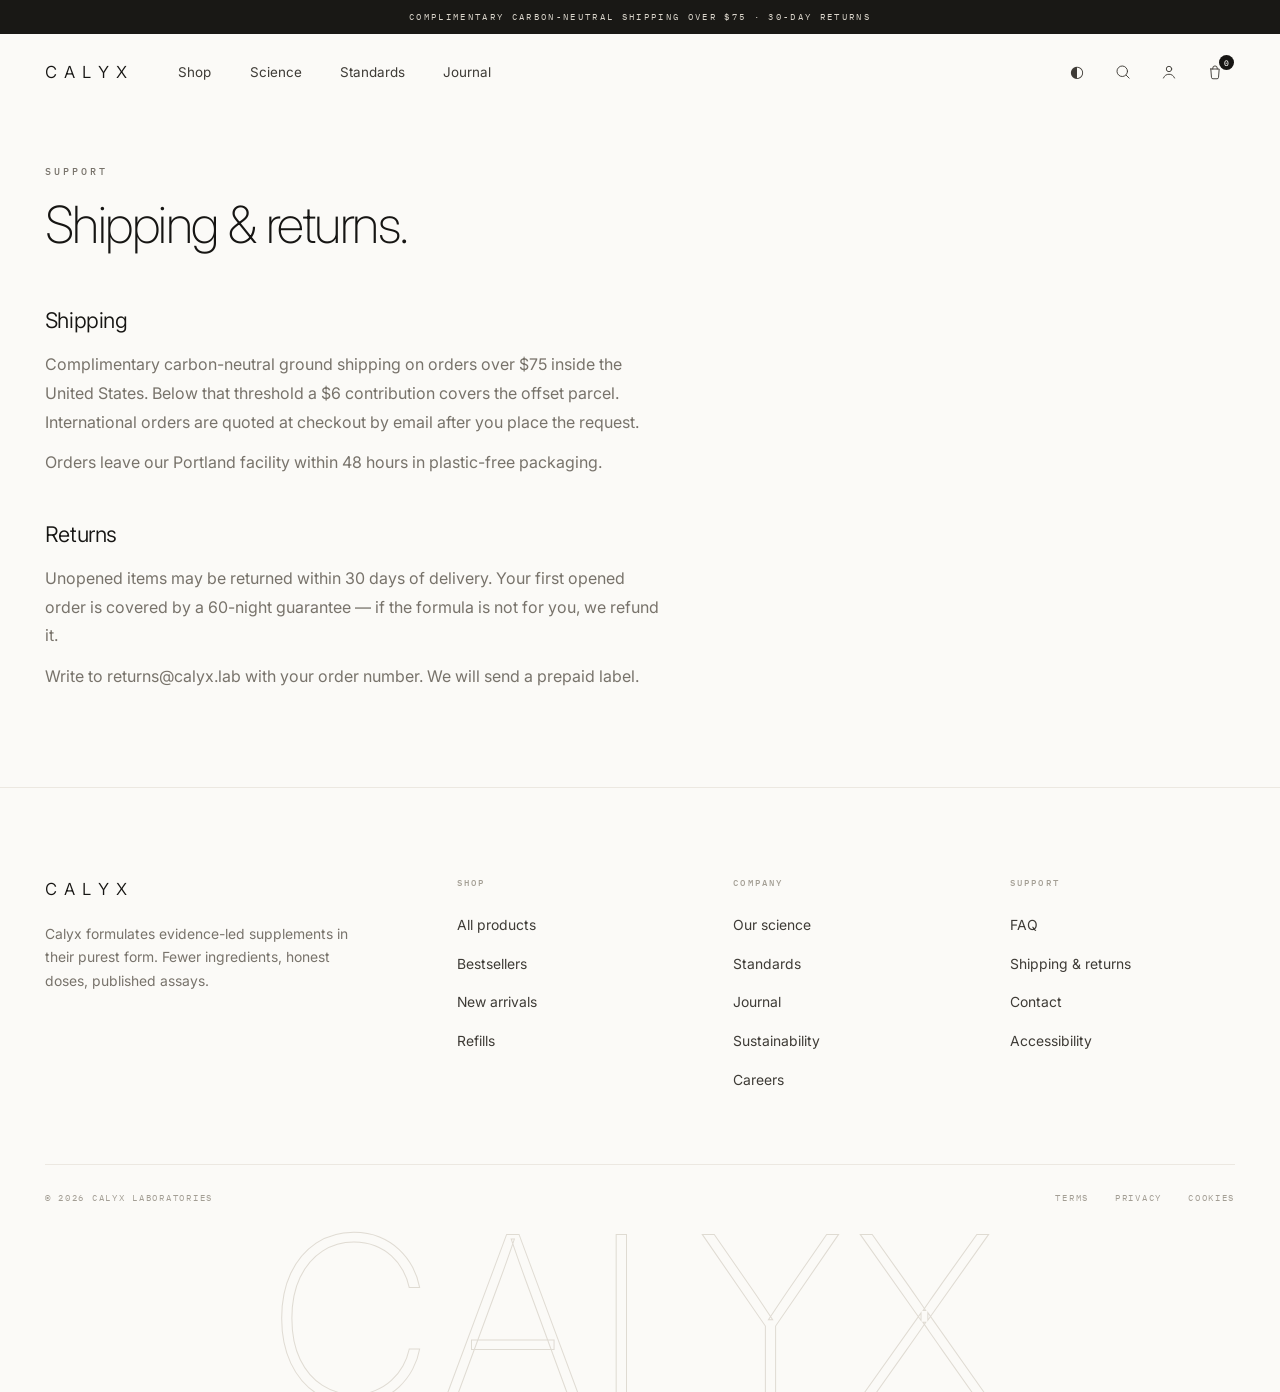
<file: shipping.html>
<!doctype html>
<html lang="en">
  <head>
    <meta charset="UTF-8" />
    <meta name="viewport" content="width=device-width, initial-scale=1.0" />
    <title>Shipping & returns — Calyx</title>
    <meta name="description" content="Complimentary carbon-neutral shipping over $75. 30-day returns." />
    <link
      rel="icon"
      href="data:image/svg+xml,%3Csvg xmlns='http://www.w3.org/2000/svg' viewBox='0 0 32 32'%3E%3Ccircle cx='16' cy='16' r='12.5' fill='none' stroke='%23161513' stroke-width='1.5'/%3E%3Cpath d='M16 9v14M16 14c0-3 2-5 5-5M16 17c0-3-2-5-5-5' fill='none' stroke='%23161513' stroke-width='1.5' stroke-linecap='round'/%3E%3C/svg%3E"
    />
    <link rel="preconnect" href="https://fonts.googleapis.com" />
    <link rel="preconnect" href="https://fonts.gstatic.com" crossorigin />
    <link
      href="https://fonts.googleapis.com/css2?family=Inter:wght@200..600&family=IBM+Plex+Mono:wght@300;400;500&display=swap"
      rel="stylesheet"
      media="print"
      onload="this.media='all'"
    />
    <noscript>
      <link
        href="https://fonts.googleapis.com/css2?family=Inter:wght@200..600&family=IBM+Plex+Mono:wght@300;400;500&display=swap"
        rel="stylesheet"
      />
    </noscript>
    <link rel="stylesheet" href="styles.css" />
    <link rel="stylesheet" href="renders.css" />
    <script>
      document.documentElement.classList.add("js");
    </script>
    <script src="js/store.js"></script>
    <script src="script.js" defer></script>
  </head>
  <body>
    <a class="skip" href="#main">Skip to content</a>
    <p class="announce">Complimentary carbon-neutral shipping over $75 &middot; 30-day returns</p>
    <header class="hdr" id="hdr">
      <div class="bar container">
        <button class="nav-tgl" id="navTgl" aria-expanded="false" aria-controls="mnav" aria-label="Menu">
          <span></span>
        </button>
        <a class="wordmark" href="index.html">CALYX</a>
        <nav class="nav" aria-label="Primary">
          <a href="shop.html" data-tab="shop">Shop</a>
          <a href="about.html" data-tab="science">Science</a>
          <a href="standards.html" data-tab="standards">Standards</a>
          <a href="journal.html" data-tab="journal">Journal</a>
        </nav>
        <div class="acts">
          <button class="icon-btn" type="button" data-search aria-label="Search">
            <svg width="18" height="18" viewBox="0 0 24 24" fill="none" stroke="currentColor" stroke-width="1.25" stroke-linecap="round">
              <circle cx="11" cy="11" r="7" />
              <path d="M20.2 20.2 16.3 16.3" />
            </svg>
          </button>
          <a class="icon-btn" href="account.html" aria-label="Account">
            <svg width="18" height="18" viewBox="0 0 24 24" fill="none" stroke="currentColor" stroke-width="1.25" stroke-linecap="round">
              <circle cx="12" cy="8" r="3.6" />
              <path d="M4.6 20c1.4-3.4 4.1-5 7.4-5s6 1.6 7.4 5" />
            </svg>
          </a>
          <a class="icon-btn" href="cart.html" aria-label="Cart, 0 items">
            <svg width="18" height="18" viewBox="0 0 24 24" fill="none" stroke="currentColor" stroke-width="1.25" stroke-linecap="round" stroke-linejoin="round">
              <path d="M6.4 8h11.2l-.9 11.1a2 2 0 0 1-2 1.9H9.3a2 2 0 0 1-2-1.9L6.4 8Z" />
              <path d="M9 8V6.9a3 3 0 0 1 6 0V8" />
            </svg>
            <span class="ct" id="ct" aria-hidden="true">0</span>
          </a>
        </div>
      </div>
      <nav class="mnav" id="mnav" aria-label="Mobile">
        <a href="shop.html" data-tab="shop">Shop</a>
        <a href="about.html" data-tab="science">Science</a>
        <a href="standards.html" data-tab="standards">Standards</a>
        <a href="journal.html" data-tab="journal">Journal</a>
        <a href="account.html">Account</a>
        <div class="mnav-foot">
          <span>Calyx Laboratories</span>
          <span>Portland, Oregon</span>
        </div>
      </nav>
    </header>

    <main id="main" class="container">
      <header class="page-hero">
        <span class="eyebrow" data-reveal>Support</span>
        <h1 class="display" data-reveal>Shipping &amp; returns.</h1>
      </header>
      <article class="prose" data-reveal>
        <h2>Shipping</h2>
        <p>Complimentary carbon-neutral ground shipping on orders over $75 inside the United States. Below that threshold a $6 contribution covers the offset parcel. International orders are quoted at checkout by email after you place the request.</p>
        <p>Orders leave our Portland facility within 48 hours in plastic-free packaging.</p>
        <h2>Returns</h2>
        <p>Unopened items may be returned within 30 days of delivery. Your first opened order is covered by a 60-night guarantee — if the formula is not for you, we refund it.</p>
        <p>Write to returns@calyx.lab with your order number. We will send a prepaid label.</p>
      </article>
    </main>

    <footer class="ftr" id="footer">
      <div class="container">
        <div class="ftr-grid">
          <div class="ftr-brand">
            <a class="wordmark" href="index.html">CALYX</a>
            <p>Calyx formulates evidence-led supplements in their purest form. Fewer ingredients, honest doses, published assays.</p>
          </div>
          <nav class="ftr-col" aria-label="Shop">
            <h4>Shop</h4>
            <ul>
              <li><a href="shop.html">All products</a></li>
              <li><a href="shop.html?filter=daily">Bestsellers</a></li>
              <li><a href="shop.html">New arrivals</a></li>
              <li><a href="shop.html?filter=daily">Refills</a></li>
            </ul>
          </nav>
          <nav class="ftr-col" aria-label="Company">
            <h4>Company</h4>
            <ul>
              <li><a href="about.html">Our science</a></li>
              <li><a href="standards.html">Standards</a></li>
              <li><a href="journal.html" data-tab="journal">Journal</a></li>
              <li><a href="about.html#sustainability">Sustainability</a></li>
              <li><a href="contact.html">Careers</a></li>
            </ul>
          </nav>
          <nav class="ftr-col" aria-label="Support">
            <h4>Support</h4>
            <ul>
              <li><a href="faq.html">FAQ</a></li>
              <li><a href="shipping.html">Shipping &amp; returns</a></li>
              <li><a href="contact.html">Contact</a></li>
              <li><a href="faq.html#accessibility">Accessibility</a></li>
            </ul>
          </nav>
        </div>
        <div class="ftr-bar">
          <span>&copy; <span id="year">2026</span> Calyx Laboratories</span>
          <nav aria-label="Legal">
            <a href="legal.html">Terms</a>
            <a href="legal.html#privacy">Privacy</a>
            <a href="legal.html#cookies">Cookies</a>
          </nav>
        </div>
      </div>
      <div class="wm" aria-hidden="true">CALYX</div>
    </footer>
  </body>
</html>
</file>
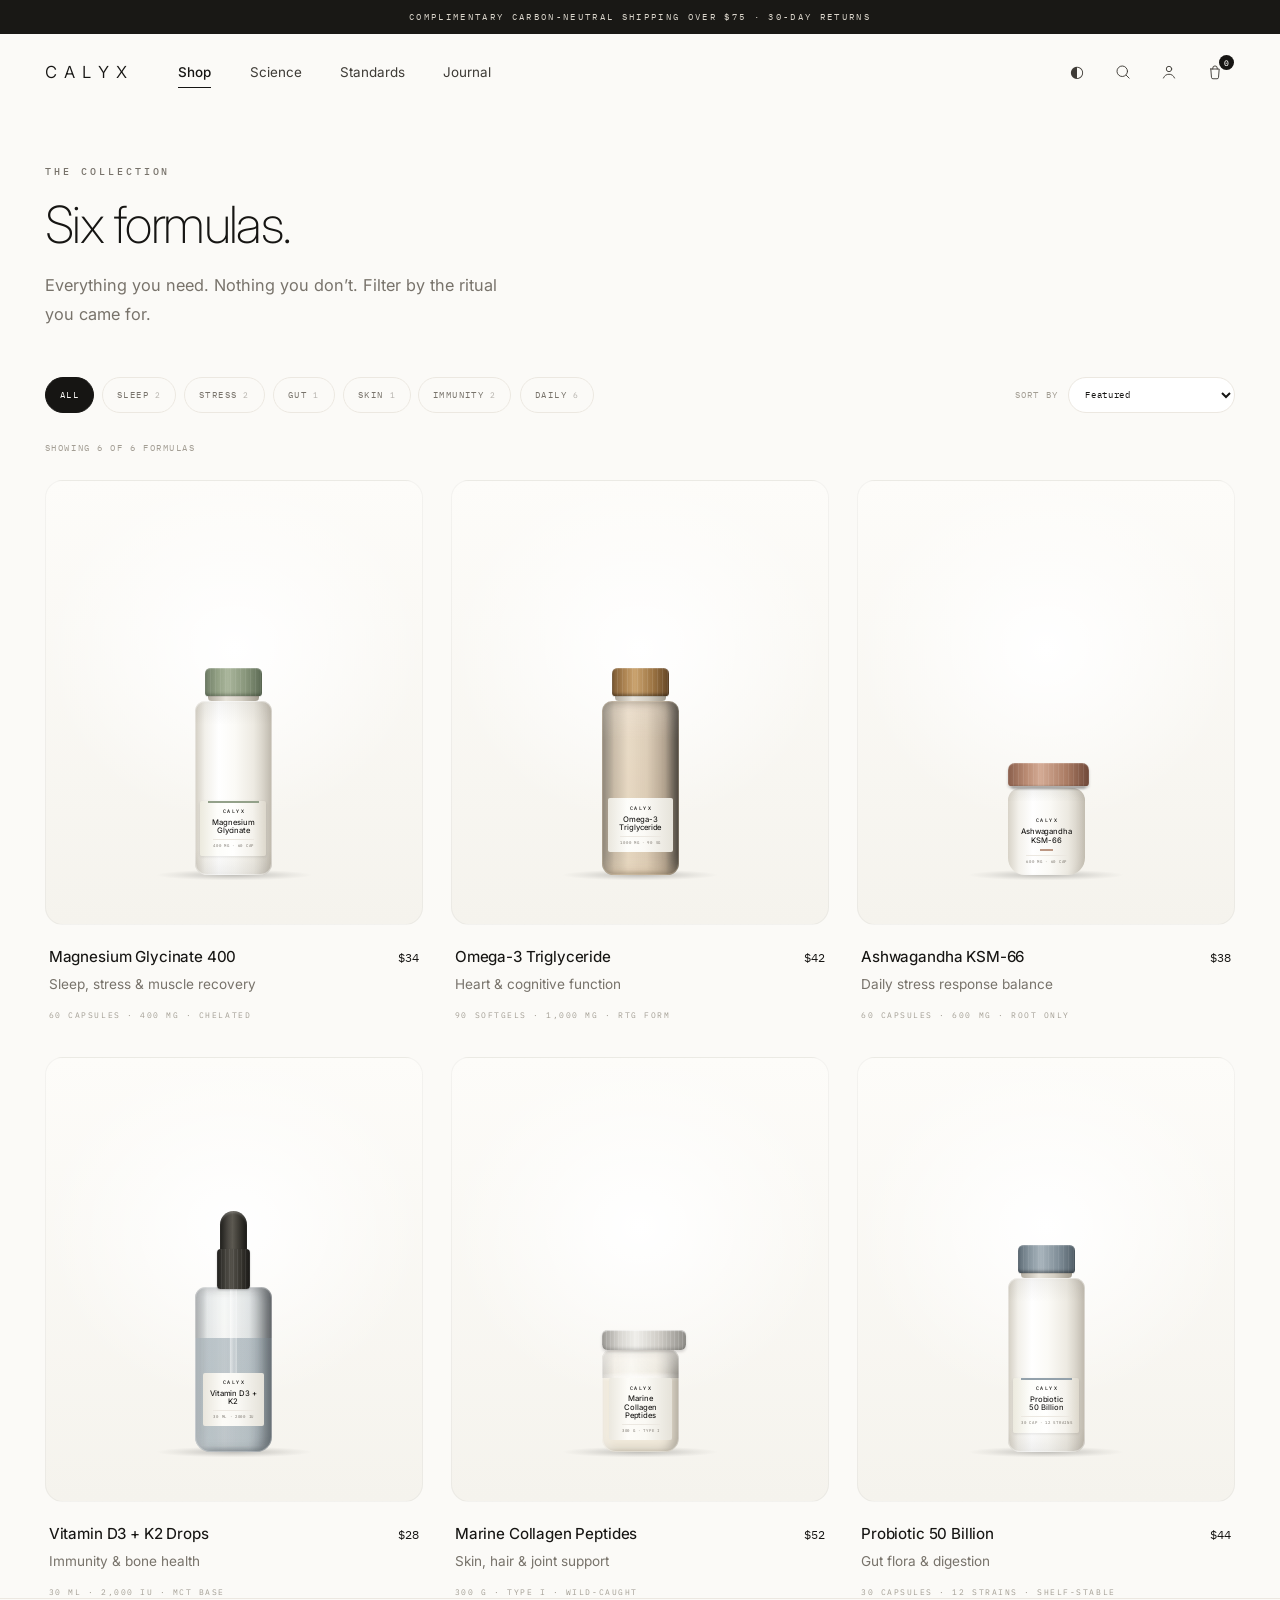
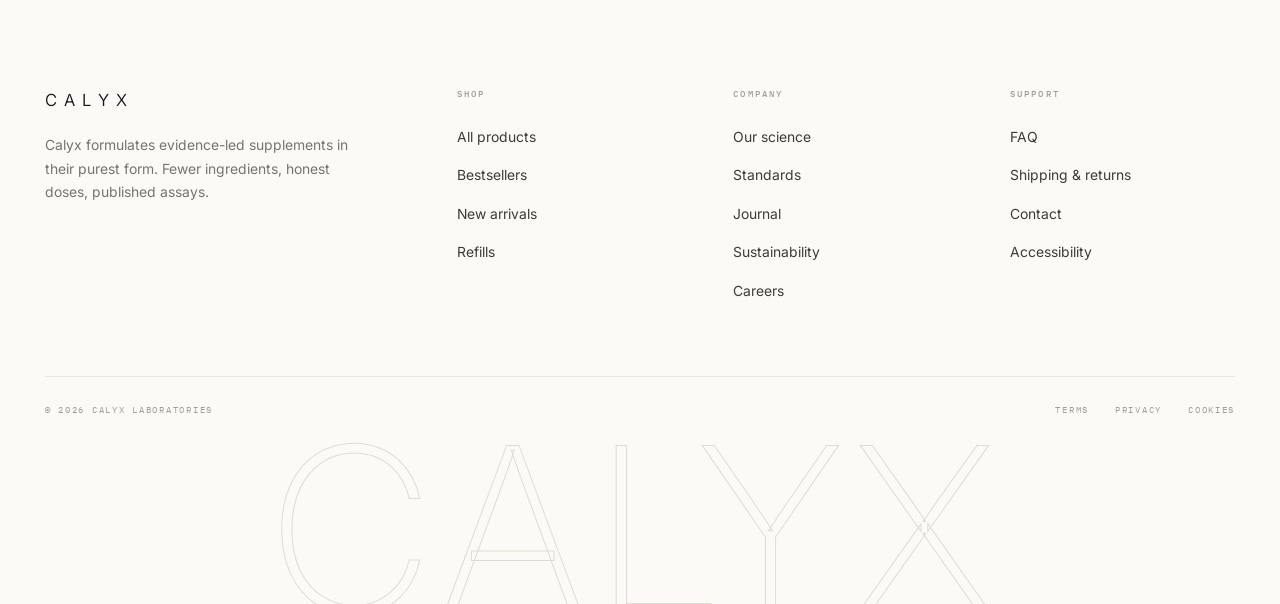
<file: shop.html>
<!doctype html>
<html lang="en">
  <head>
    <meta charset="UTF-8" />
    <meta name="viewport" content="width=device-width, initial-scale=1.0" />
    <title>Shop — Calyx</title>
    <meta name="description" content="Six clinical-grade Calyx formulas. Nothing synthetic, nothing superfluous." />
    <link
      rel="icon"
      href="data:image/svg+xml,%3Csvg xmlns='http://www.w3.org/2000/svg' viewBox='0 0 32 32'%3E%3Ccircle cx='16' cy='16' r='12.5' fill='none' stroke='%23161513' stroke-width='1.5'/%3E%3Cpath d='M16 9v14M16 14c0-3 2-5 5-5M16 17c0-3-2-5-5-5' fill='none' stroke='%23161513' stroke-width='1.5' stroke-linecap='round'/%3E%3C/svg%3E"
    />
    <link rel="preconnect" href="https://fonts.googleapis.com" />
    <link rel="preconnect" href="https://fonts.gstatic.com" crossorigin />
    <link
      href="https://fonts.googleapis.com/css2?family=Inter:wght@200..600&family=IBM+Plex+Mono:wght@300;400;500&display=swap"
      rel="stylesheet"
      media="print"
      onload="this.media='all'"
    />
    <noscript>
      <link
        href="https://fonts.googleapis.com/css2?family=Inter:wght@200..600&family=IBM+Plex+Mono:wght@300;400;500&display=swap"
        rel="stylesheet"
      />
    </noscript>
    <link rel="stylesheet" href="styles.css" />
    <link rel="stylesheet" href="renders.css" />
    <script>
      document.documentElement.classList.add("js");
    </script>
    <script src="js/store.js"></script>
    <script src="script.js" defer></script>
  </head>
  <body>
    <a class="skip" href="#main">Skip to content</a>
    <p class="announce">Complimentary carbon-neutral shipping over $75 &middot; 30-day returns</p>
    <header class="hdr" id="hdr">
      <div class="bar container">
        <button class="nav-tgl" id="navTgl" aria-expanded="false" aria-controls="mnav" aria-label="Menu">
          <span></span>
        </button>
        <a class="wordmark" href="index.html">CALYX</a>
        <nav class="nav" aria-label="Primary">
          <a href="shop.html" data-tab="shop">Shop</a>
          <a href="about.html" data-tab="science">Science</a>
          <a href="standards.html" data-tab="standards">Standards</a>
          <a href="journal.html" data-tab="journal">Journal</a>
        </nav>
        <div class="acts">
          <button class="icon-btn" type="button" data-search aria-label="Search">
            <svg width="18" height="18" viewBox="0 0 24 24" fill="none" stroke="currentColor" stroke-width="1.25" stroke-linecap="round">
              <circle cx="11" cy="11" r="7" />
              <path d="M20.2 20.2 16.3 16.3" />
            </svg>
          </button>
          <a class="icon-btn" href="account.html" aria-label="Account">
            <svg width="18" height="18" viewBox="0 0 24 24" fill="none" stroke="currentColor" stroke-width="1.25" stroke-linecap="round">
              <circle cx="12" cy="8" r="3.6" />
              <path d="M4.6 20c1.4-3.4 4.1-5 7.4-5s6 1.6 7.4 5" />
            </svg>
          </a>
          <a class="icon-btn" href="cart.html" aria-label="Cart, 0 items">
            <svg width="18" height="18" viewBox="0 0 24 24" fill="none" stroke="currentColor" stroke-width="1.25" stroke-linecap="round" stroke-linejoin="round">
              <path d="M6.4 8h11.2l-.9 11.1a2 2 0 0 1-2 1.9H9.3a2 2 0 0 1-2-1.9L6.4 8Z" />
              <path d="M9 8V6.9a3 3 0 0 1 6 0V8" />
            </svg>
            <span class="ct" id="ct" aria-hidden="true">0</span>
          </a>
        </div>
      </div>
      <nav class="mnav" id="mnav" aria-label="Mobile">
        <a href="shop.html" data-tab="shop">Shop</a>
        <a href="about.html" data-tab="science">Science</a>
        <a href="standards.html" data-tab="standards">Standards</a>
        <a href="journal.html" data-tab="journal">Journal</a>
        <a href="account.html">Account</a>
        <div class="mnav-foot">
          <span>Calyx Laboratories</span>
          <span>Portland, Oregon</span>
        </div>
      </nav>
    </header>

    <main id="main" class="container">
      <header class="page-hero">
        <span class="eyebrow" data-reveal>The collection</span>
        <h1 class="display" data-reveal>Six formulas.</h1>
        <p class="lede" data-reveal>Everything you need. Nothing you don’t. Filter by the ritual you came for.</p>
      </header>
      <div class="shop-controls">
        <div class="filters" role="group" aria-label="Filter formulas">
        <button type="button" data-filter="all" aria-pressed="true">All</button>
        <button type="button" data-filter="sleep">Sleep</button>
        <button type="button" data-filter="stress">Stress</button>
        <button type="button" data-filter="gut">Gut</button>
        <button type="button" data-filter="skin">Skin</button>
        <button type="button" data-filter="immunity">Immunity</button>
        <button type="button" data-filter="daily">Daily</button>
        </div>
        <label class="sort-control">Sort by
          <select id="shopSort" aria-label="Sort products">
            <option value="featured">Featured</option>
            <option value="price-low">Price: low to high</option>
            <option value="price-high">Price: high to low</option>
            <option value="name">Name: A to Z</option>
          </select>
        </label>
      </div>
      <p class="shop-count" id="shopCount" aria-live="polite"></p>
      <div class="grid-cards" id="shopGrid"></div>
    </main>

    <footer class="ftr" id="footer">
      <div class="container">
        <div class="ftr-grid">
          <div class="ftr-brand">
            <a class="wordmark" href="index.html">CALYX</a>
            <p>Calyx formulates evidence-led supplements in their purest form. Fewer ingredients, honest doses, published assays.</p>
          </div>
          <nav class="ftr-col" aria-label="Shop">
            <h4>Shop</h4>
            <ul>
              <li><a href="shop.html">All products</a></li>
              <li><a href="shop.html?filter=daily">Bestsellers</a></li>
              <li><a href="shop.html">New arrivals</a></li>
              <li><a href="shop.html?filter=daily">Refills</a></li>
            </ul>
          </nav>
          <nav class="ftr-col" aria-label="Company">
            <h4>Company</h4>
            <ul>
              <li><a href="about.html">Our science</a></li>
              <li><a href="standards.html">Standards</a></li>
              <li><a href="journal.html" data-tab="journal">Journal</a></li>
              <li><a href="about.html#sustainability">Sustainability</a></li>
              <li><a href="contact.html">Careers</a></li>
            </ul>
          </nav>
          <nav class="ftr-col" aria-label="Support">
            <h4>Support</h4>
            <ul>
              <li><a href="faq.html">FAQ</a></li>
              <li><a href="shipping.html">Shipping &amp; returns</a></li>
              <li><a href="contact.html">Contact</a></li>
              <li><a href="faq.html#accessibility">Accessibility</a></li>
            </ul>
          </nav>
        </div>
        <div class="ftr-bar">
          <span>&copy; <span id="year">2026</span> Calyx Laboratories</span>
          <nav aria-label="Legal">
            <a href="legal.html">Terms</a>
            <a href="legal.html#privacy">Privacy</a>
            <a href="legal.html#cookies">Cookies</a>
          </nav>
        </div>
      </div>
      <div class="wm" aria-hidden="true">CALYX</div>
    </footer>
  </body>
</html>
</file>
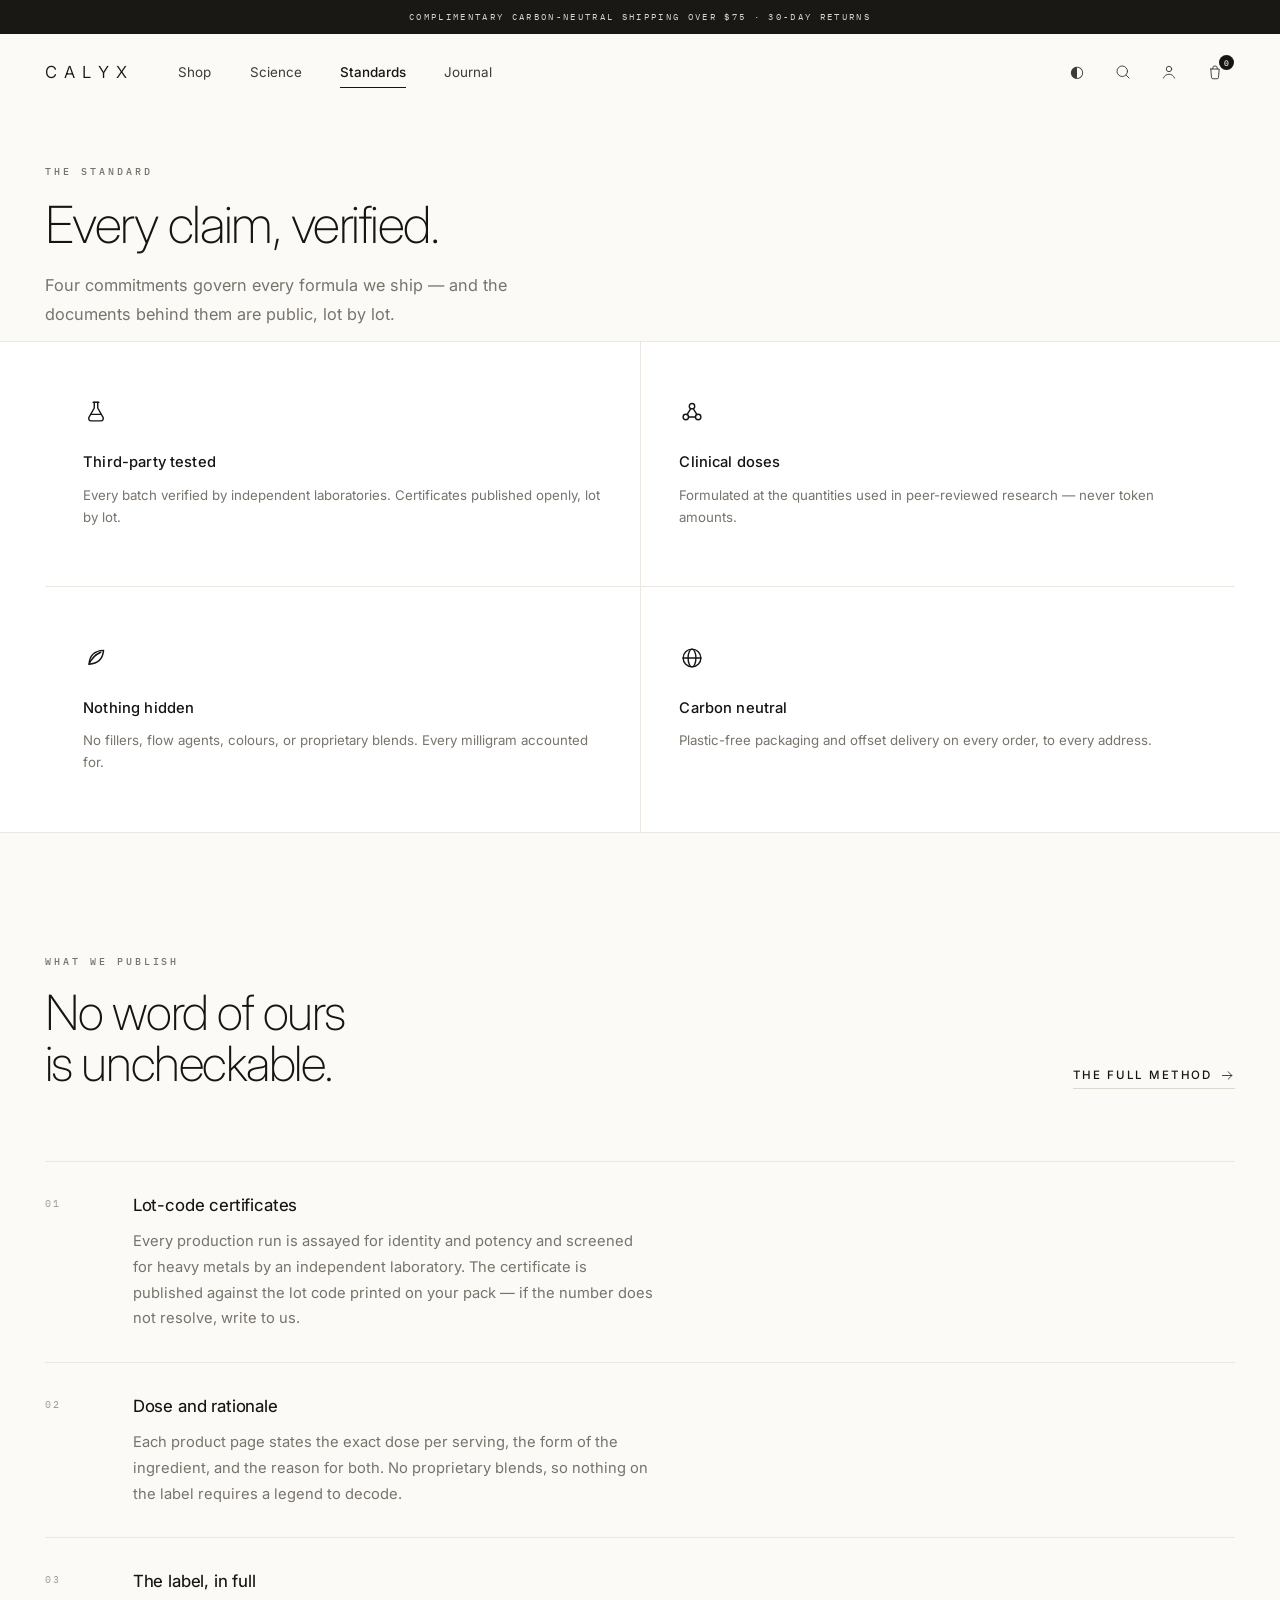
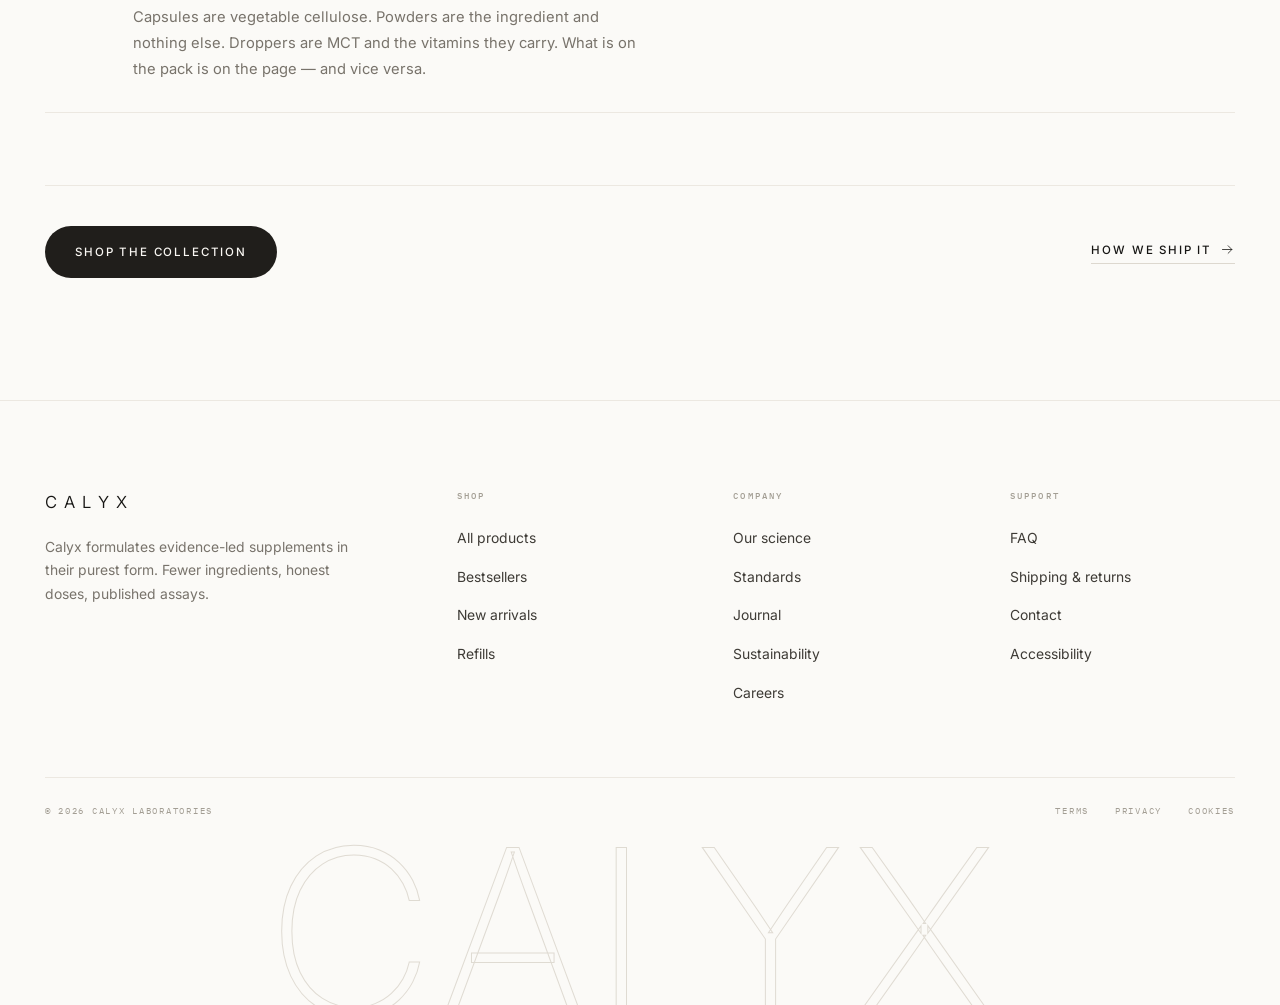
<file: standards.html>
<!doctype html>
<html lang="en">
  <head>
    <meta charset="UTF-8" />
    <meta name="viewport" content="width=device-width, initial-scale=1.0" />
    <title>Standards — Calyx</title>
    <meta name="description" content="The four standards behind every Calyx formula: third-party testing, clinical doses, honest labels, carbon-neutral shipping." />
    <link
      rel="icon"
      href="data:image/svg+xml,%3Csvg xmlns='http://www.w3.org/2000/svg' viewBox='0 0 32 32'%3E%3Ccircle cx='16' cy='16' r='12.5' fill='none' stroke='%23161513' stroke-width='1.5'/%3E%3Cpath d='M16 9v14M16 14c0-3 2-5 5-5M16 17c0-3-2-5-5-5' fill='none' stroke='%23161513' stroke-width='1.5' stroke-linecap='round'/%3E%3C/svg%3E"
    />
    <link rel="preconnect" href="https://fonts.googleapis.com" />
    <link rel="preconnect" href="https://fonts.gstatic.com" crossorigin />
    <link
      href="https://fonts.googleapis.com/css2?family=Inter:wght@200..600&family=IBM+Plex+Mono:wght@300;400;500&display=swap"
      rel="stylesheet"
      media="print"
      onload="this.media='all'"
    />
    <noscript>
      <link
        href="https://fonts.googleapis.com/css2?family=Inter:wght@200..600&family=IBM+Plex+Mono:wght@300;400;500&display=swap"
        rel="stylesheet"
      />
    </noscript>
    <link rel="stylesheet" href="styles.css" />
    <link rel="stylesheet" href="renders.css" />
    <script>
      document.documentElement.classList.add("js");
    </script>
    <script src="js/store.js"></script>
    <script src="script.js" defer></script>
  </head>
  <body>
    <a class="skip" href="#main">Skip to content</a>
    <p class="announce">Complimentary carbon-neutral shipping over $75 &middot; 30-day returns</p>
    <header class="hdr" id="hdr">
      <div class="bar container">
        <button class="nav-tgl" id="navTgl" aria-expanded="false" aria-controls="mnav" aria-label="Menu">
          <span></span>
        </button>
        <a class="wordmark" href="index.html">CALYX</a>
        <nav class="nav" aria-label="Primary">
          <a href="shop.html" data-tab="shop">Shop</a>
          <a href="about.html" data-tab="science">Science</a>
          <a href="standards.html" data-tab="standards">Standards</a>
          <a href="journal.html" data-tab="journal">Journal</a>
        </nav>
        <div class="acts">
          <button class="icon-btn" type="button" data-search aria-label="Search">
            <svg width="18" height="18" viewBox="0 0 24 24" fill="none" stroke="currentColor" stroke-width="1.25" stroke-linecap="round">
              <circle cx="11" cy="11" r="7" />
              <path d="M20.2 20.2 16.3 16.3" />
            </svg>
          </button>
          <a class="icon-btn" href="account.html" aria-label="Account">
            <svg width="18" height="18" viewBox="0 0 24 24" fill="none" stroke="currentColor" stroke-width="1.25" stroke-linecap="round">
              <circle cx="12" cy="8" r="3.6" />
              <path d="M4.6 20c1.4-3.4 4.1-5 7.4-5s6 1.6 7.4 5" />
            </svg>
          </a>
          <a class="icon-btn" href="cart.html" aria-label="Cart, 0 items">
            <svg width="18" height="18" viewBox="0 0 24 24" fill="none" stroke="currentColor" stroke-width="1.25" stroke-linecap="round" stroke-linejoin="round">
              <path d="M6.4 8h11.2l-.9 11.1a2 2 0 0 1-2 1.9H9.3a2 2 0 0 1-2-1.9L6.4 8Z" />
              <path d="M9 8V6.9a3 3 0 0 1 6 0V8" />
            </svg>
            <span class="ct" id="ct" aria-hidden="true">0</span>
          </a>
        </div>
      </div>
      <nav class="mnav" id="mnav" aria-label="Mobile">
        <a href="shop.html" data-tab="shop">Shop</a>
        <a href="about.html" data-tab="science">Science</a>
        <a href="standards.html" data-tab="standards">Standards</a>
        <a href="journal.html" data-tab="journal">Journal</a>
        <a href="account.html">Account</a>
        <div class="mnav-foot">
          <span>Calyx Laboratories</span>
          <span>Portland, Oregon</span>
        </div>
      </nav>
    </header>

    <main id="main">
      <div class="container">
        <header class="page-hero">
          <span class="eyebrow" data-reveal>The standard</span>
          <h1 class="display" data-reveal>Every claim, verified.</h1>
          <p class="lede" data-reveal>Four commitments govern every formula we ship — and the documents behind them are public, lot by lot.</p>
        </header>
      </div>

      <section class="trust" aria-label="The four Calyx standards">
        <div class="trust-grid standards-grid container">
          <div class="trust-item" data-reveal>
            <svg width="26" height="26" viewBox="0 0 24 24" fill="none" stroke="currentColor" stroke-width="1.3" stroke-linecap="round" stroke-linejoin="round">
              <path d="M9.4 3h5.2" />
              <path d="M10.4 3v5.3L5.5 17a2.2 2.2 0 0 0 2 3.2h9a2.2 2.2 0 0 0 2-3.2l-4.9-8.7V3" />
              <path d="M7.4 14.2h9.2" />
            </svg>
            <h3>Third-party tested</h3>
            <p>Every batch verified by independent laboratories. Certificates published openly, lot by lot.</p>
          </div>
          <div class="trust-item" data-reveal style="--d: 80ms">
            <svg width="26" height="26" viewBox="0 0 24 24" fill="none" stroke="currentColor" stroke-width="1.3" stroke-linecap="round">
              <circle cx="12" cy="6.6" r="2.5" />
              <circle cx="6.3" cy="16.6" r="2.5" />
              <circle cx="17.7" cy="16.6" r="2.5" />
              <path d="M10.9 8.9 7.4 14.4M13.1 8.9l3.5 5.5M8.8 16.6h6.4" />
            </svg>
            <h3>Clinical doses</h3>
            <p>Formulated at the quantities used in peer-reviewed research — never token amounts.</p>
          </div>
          <div class="trust-item" data-reveal style="--d: 160ms">
            <svg width="26" height="26" viewBox="0 0 24 24" fill="none" stroke="currentColor" stroke-width="1.3" stroke-linecap="round" stroke-linejoin="round">
              <path d="M19 5c-8.5.4-13 4.7-13.4 12.7C13.6 17.3 18.2 13 19 5Z" />
              <path d="M5.6 17.7C8.1 11.9 12.2 8.4 16.4 6.7" />
            </svg>
            <h3>Nothing hidden</h3>
            <p>No fillers, flow agents, colours, or proprietary blends. Every milligram accounted for.</p>
          </div>
          <div class="trust-item" data-reveal style="--d: 240ms">
            <svg width="26" height="26" viewBox="0 0 24 24" fill="none" stroke="currentColor" stroke-width="1.3" stroke-linecap="round">
              <circle cx="12" cy="12" r="8.2" />
              <ellipse cx="12" cy="12" rx="3.6" ry="8.2" />
              <path d="M3.8 12h16.4" />
            </svg>
            <h3>Carbon neutral</h3>
            <p>Plastic-free packaging and offset delivery on every order, to every address.</p>
          </div>
        </div>
      </section>

      <section class="sect container" id="publish">
        <div class="sect-head" data-reveal>
          <div>
            <span class="eyebrow">What we publish</span>
            <h2 class="display">No word of ours<br />is uncheckable.</h2>
          </div>
          <a class="arrow-link" href="about.html">
            The full method
            <svg width="15" height="15" viewBox="0 0 24 24" fill="none" stroke="currentColor" stroke-width="1.25" stroke-linecap="round" stroke-linejoin="round">
              <path d="M4 12h15" />
              <path d="M13 6l6 6-6 6" />
            </svg>
          </a>
        </div>
        <ul class="pub-list">
          <li data-reveal>
            <span class="pub-index">01</span>
            <div>
              <h3>Lot-code certificates</h3>
              <p>Every production run is assayed for identity and potency and screened for heavy metals by an independent laboratory. The certificate is published against the lot code printed on your pack — if the number does not resolve, write to us.</p>
            </div>
          </li>
          <li data-reveal style="--d: 80ms">
            <span class="pub-index">02</span>
            <div>
              <h3>Dose and rationale</h3>
              <p>Each product page states the exact dose per serving, the form of the ingredient, and the reason for both. No proprietary blends, so nothing on the label requires a legend to decode.</p>
            </div>
          </li>
          <li data-reveal style="--d: 160ms">
            <span class="pub-index">03</span>
            <div>
              <h3>The label, in full</h3>
              <p>Capsules are vegetable cellulose. Powders are the ingredient and nothing else. Droppers are MCT and the vitamins they carry. What is on the pack is on the page — and vice versa.</p>
            </div>
          </li>
        </ul>
        <div class="standards-cta" data-reveal>
          <a class="btn" href="shop.html">Shop the collection</a>
          <a class="arrow-link" href="about.html#sustainability">
            How we ship it
            <svg width="15" height="15" viewBox="0 0 24 24" fill="none" stroke="currentColor" stroke-width="1.25" stroke-linecap="round" stroke-linejoin="round">
              <path d="M4 12h15" />
              <path d="M13 6l6 6-6 6" />
            </svg>
          </a>
        </div>
      </section>
    </main>

    <footer class="ftr" id="footer">
      <div class="container">
        <div class="ftr-grid">
          <div class="ftr-brand">
            <a class="wordmark" href="index.html">CALYX</a>
            <p>Calyx formulates evidence-led supplements in their purest form. Fewer ingredients, honest doses, published assays.</p>
          </div>
          <nav class="ftr-col" aria-label="Shop">
            <h4>Shop</h4>
            <ul>
              <li><a href="shop.html">All products</a></li>
              <li><a href="shop.html?filter=daily">Bestsellers</a></li>
              <li><a href="shop.html">New arrivals</a></li>
              <li><a href="shop.html?filter=daily">Refills</a></li>
            </ul>
          </nav>
          <nav class="ftr-col" aria-label="Company">
            <h4>Company</h4>
            <ul>
              <li><a href="about.html">Our science</a></li>
              <li><a href="standards.html" data-tab="standards">Standards</a></li>
              <li><a href="journal.html" data-tab="journal">Journal</a></li>
              <li><a href="about.html#sustainability">Sustainability</a></li>
              <li><a href="contact.html">Careers</a></li>
            </ul>
          </nav>
          <nav class="ftr-col" aria-label="Support">
            <h4>Support</h4>
            <ul>
              <li><a href="faq.html">FAQ</a></li>
              <li><a href="shipping.html">Shipping &amp; returns</a></li>
              <li><a href="contact.html">Contact</a></li>
              <li><a href="faq.html#accessibility">Accessibility</a></li>
            </ul>
          </nav>
        </div>
        <div class="ftr-bar">
          <span>&copy; <span id="year">2026</span> Calyx Laboratories</span>
          <nav aria-label="Legal">
            <a href="legal.html">Terms</a>
            <a href="legal.html#privacy">Privacy</a>
            <a href="legal.html#cookies">Cookies</a>
          </nav>
        </div>
      </div>
      <div class="wm" aria-hidden="true">CALYX</div>
    </footer>
  </body>
</html>
</file>
<file: styles.css>
:root {
  color-scheme: light;
  --ivory: #FBFAF7;
  --surface: #FFFFFF;
  --ink: #161513;
  --ink-soft: #3E3B36;
  --stone: #78736B;
  --faint: #A39E94;
  --hairline: #ECE8E1;
  --stroke: #DDD8CF;
  --wash: #F3F0EA;
  --shadow-soft: 0 32px 64px -32px rgba(22, 21, 19, 0.18);
  --shadow-lift: 0 24px 48px -24px rgba(22, 21, 19, 0.22);
  --ease: cubic-bezier(0.22, 1, 0.36, 1);
  --container: min(1280px, 100% - clamp(40px, 7vw, 128px));
}

:root[data-theme="dark"] {
  color-scheme: dark;
  --ivory: #171714;
  --surface: #22221e;
  --ink: #F5F1E8;
  --ink-soft: #D4CFC4;
  --stone: #B0AA9E;
  --faint: #817B70;
  --hairline: #37362F;
  --stroke: #514E45;
  --wash: #2A2924;
  --shadow-soft: 0 32px 64px -32px rgba(0, 0, 0, 0.55);
  --shadow-lift: 0 24px 48px -24px rgba(0, 0, 0, 0.6);
}

:root[data-theme="dark"] .announce { background: #0D0D0B; }
:root[data-theme="dark"] .hero-image { mix-blend-mode: screen; opacity: .78; }
:root[data-theme="dark"] .search-overlay { background: rgba(0, 0, 0, .55); }

* {
  box-sizing: border-box;
  margin: 0;
  padding: 0;
}

/* Author display rules (e.g. .checkout-grid { display:grid }) would otherwise
   override the UA [hidden] rule and keep the empty-bag checkout form rendered.
   Force the hidden attribute to win so empty states stay truly hidden. */
[hidden] {
  display: none !important;
}

html {
  scroll-behavior: smooth;
  overflow-x: hidden;
}

body {
  background: var(--ivory);
  color: var(--ink);
  font-family: Inter, -apple-system, "SF Pro Text", "Segoe UI", sans-serif;
  font-size: 16px;
  line-height: 1.6;
  font-weight: 400;
  -webkit-font-smoothing: antialiased;
  text-rendering: optimizeLegibility;
  overflow-x: clip;
}

::selection {
  background: #E7E1D5;
  color: var(--ink);
}

a {
  color: inherit;
  text-decoration: none;
}

button {
  font: inherit;
  color: inherit;
  background: none;
  border: 0;
  cursor: pointer;
}

img,
svg {
  display: block;
}

:focus-visible {
  outline: 1.5px solid var(--ink);
  outline-offset: 3px;
  border-radius: 2px;
}

.container {
  width: var(--container);
  margin-inline: auto;
}

.eyebrow {
  display: block;
  font-family: "IBM Plex Mono", ui-monospace, monospace;
  font-size: 0.62rem;
  font-weight: 500;
  letter-spacing: 0.3em;
  text-transform: uppercase;
  color: var(--stone);
}

.display {
  font-weight: 200;
  letter-spacing: -0.03em;
  line-height: 1.04;
  color: var(--ink);
}

.lede {
  color: var(--stone);
  font-size: 1.02rem;
  font-weight: 400;
  line-height: 1.75;
}

.btn {
  display: inline-flex;
  align-items: center;
  justify-content: center;
  gap: 10px;
  height: 52px;
  padding: 0 30px;
  border-radius: 999px;
  background: #201E1B;
  color: #FAF8F4;
  font-size: 0.72rem;
  font-weight: 500;
  letter-spacing: 0.16em;
  text-transform: uppercase;
  transition: background 0.35s ease, transform 0.35s var(--ease), box-shadow 0.35s ease;
}

.btn:hover {
  background: #000000;
  transform: translateY(-1px);
  box-shadow: var(--shadow-lift);
}

.btn:active {
  transform: translateY(0);
}

.btn:disabled {
  pointer-events: none;
  opacity: 0.72;
}

.btn-line {
  background: transparent;
  border: 1px solid var(--stroke);
  color: var(--ink);
}

.btn-line:hover {
  background: var(--surface);
  border-color: var(--faint);
  box-shadow: none;
}

.btn-wide {
  width: 100%;
}

.arrow-link {
  display: inline-flex;
  align-items: center;
  gap: 8px;
  font-size: 0.72rem;
  font-weight: 500;
  letter-spacing: 0.16em;
  text-transform: uppercase;
  color: var(--ink);
  padding-bottom: 4px;
  border-bottom: 1px solid var(--stroke);
  transition: border-color 0.3s ease;
}

.arrow-link svg {
  transition: transform 0.35s var(--ease);
}

.arrow-link:hover {
  border-color: var(--ink);
}

.arrow-link:hover svg {
  transform: translateX(4px);
}

.announce {
  background: #191815;
  color: #DAD5CB;
  text-align: center;
  padding: 10px 16px;
  font-family: "IBM Plex Mono", ui-monospace, monospace;
  font-size: 0.56rem;
  letter-spacing: 0.26em;
  text-transform: uppercase;
}

.hdr {
  position: sticky;
  top: 0;
  z-index: 60;
  transition: background 0.4s ease, box-shadow 0.4s ease;
}

.hdr.scrolled {
  background: rgba(251, 250, 247, 0.88);
  backdrop-filter: blur(14px);
  -webkit-backdrop-filter: blur(14px);
  box-shadow: 0 1px 0 var(--hairline);
}

.bar {
  display: flex;
  align-items: center;
  gap: clamp(20px, 4vw, 56px);
  height: 76px;
}

.wordmark {
  font-size: 1.04rem;
  font-weight: 350;
  letter-spacing: 0.44em;
  margin-right: -0.44em;
  color: var(--ink);
}

.nav {
  display: flex;
  gap: clamp(22px, 3vw, 40px);
  margin-right: auto;
}

.nav a,
.mnav a {
  position: relative;
  font-size: 0.84rem;
  font-weight: 400;
  color: var(--ink-soft);
  transition: color 0.25s ease;
}

.nav a::after {
  content: "";
  position: absolute;
  left: 0;
  bottom: -5px;
  width: 100%;
  height: 1px;
  background: var(--ink);
  transform: scaleX(0);
  transform-origin: left;
  transition: transform 0.4s var(--ease);
}

.nav a:hover,
.nav a[aria-current="page"] {
  color: var(--ink);
}

.nav a[aria-current="page"]::after {
  transform: scaleX(1);
}

.nav a[aria-current="page"] {
  font-weight: 500;
}

.nav a:hover::after {
  transform: scaleX(1);
}

.acts {
  display: flex;
  align-items: center;
  gap: 6px;
}

.icon-btn {
  position: relative;
  display: grid;
  place-items: center;
  width: 40px;
  height: 40px;
  border-radius: 50%;
  color: var(--ink-soft);
  transition: background 0.3s ease, color 0.3s ease;
}

.icon-btn:hover {
  background: var(--wash);
  color: var(--ink);
}

.ct {
  position: absolute;
  top: 3px;
  right: 1px;
  min-width: 15px;
  height: 15px;
  padding: 0 3px;
  display: grid;
  place-items: center;
  border-radius: 999px;
  background: var(--ink);
  color: var(--ivory);
  font-family: "IBM Plex Mono", ui-monospace, monospace;
  font-size: 0.52rem;
  font-weight: 500;
}

.ct.pop {
  animation: pop 0.5s var(--ease);
}

@keyframes pop {
  40% {
    transform: scale(1.45);
  }
}

.nav-tgl {
  display: none;
  width: 40px;
  height: 40px;
  place-items: center;
  gap: 0;
}

.nav-tgl span,
.nav-tgl span::before {
  content: "";
  display: block;
  width: 18px;
  height: 1.5px;
  background: var(--ink);
  transition: transform 0.4s var(--ease);
}

.nav-tgl span {
  position: relative;
}

.nav-tgl span::before {
  position: absolute;
  top: -6px;
  left: 0;
}

body.menu-open .nav-tgl span {
  transform: rotate(45deg);
}

body.menu-open .nav-tgl span::before {
  transform: rotate(-90deg) translateX(6px);
}

.mnav {
  position: fixed;
  inset: 0;
  z-index: 55;
  display: flex;
  flex-direction: column;
  gap: 8px;
  padding: 150px clamp(24px, 7vw, 64px) 40px;
  background: var(--ivory);
  opacity: 0;
  visibility: hidden;
  pointer-events: none;
  transition: opacity 0.35s ease, visibility 0.35s ease;
}

.mnav a {
  font-size: 2rem;
  font-weight: 200;
  letter-spacing: -0.02em;
  color: var(--ink);
  padding: 12px 0;
  border-bottom: 1px solid var(--hairline);
}

.mnav .mnav-foot {
  margin-top: auto;
  display: grid;
  gap: 6px;
  font-family: "IBM Plex Mono", ui-monospace, monospace;
  font-size: 0.58rem;
  letter-spacing: 0.22em;
  text-transform: uppercase;
  color: var(--faint);
}

body.menu-open .mnav {
  opacity: 1;
  visibility: visible;
  pointer-events: auto;
}

.hero-grid {
  display: grid;
  grid-template-columns: minmax(0, 1fr) minmax(0, 0.94fr);
  gap: clamp(40px, 6vw, 96px);
  align-items: center;
  padding-block: clamp(40px, 6vh, 80px) clamp(40px, 6vh, 72px);
}

.hero-copy h1 {
  font-size: clamp(2.75rem, 4.6vw, 4.1rem);
  margin-top: 26px;
}

.hero-copy .lede {
  max-width: 46ch;
  margin-top: 26px;
}

.hero-actions {
  display: flex;
  align-items: center;
  gap: 26px;
  margin-top: 42px;
}

.hero-note {
  display: flex;
  gap: 22px;
  margin-top: clamp(44px, 7vh, 76px);
  font-family: "IBM Plex Mono", ui-monospace, monospace;
  font-size: 0.56rem;
  letter-spacing: 0.22em;
  text-transform: uppercase;
  color: var(--faint);
}

.hero-note span::before {
  content: "";
  display: inline-block;
  width: 4px;
  height: 4px;
  border-radius: 50%;
  background: var(--stroke);
  margin-right: 22px;
  vertical-align: middle;
}

.hero-note span:first-child::before {
  display: none;
}

.hero-stage {
  position: relative;
  height: clamp(420px, 56vh, 620px);
}

.hero-image {
  position: absolute;
  inset: 0;
  width: 100%;
  height: 100%;
  object-fit: cover;
  object-position: center;
  border-radius: 18px;
  mix-blend-mode: multiply;
  filter: saturate(0.82) contrast(0.98);
  transition: transform 1.2s var(--ease), filter 0.8s ease;
}

.hero-stage:hover .hero-image {
  transform: scale(1.025);
  filter: saturate(0.95) contrast(1.01);
}

.hero-stage .piece {
  display: none;
}

/* Small, tactile feedback makes the quiet interface feel responsive. */
.btn,
.quick-add,
.filters button,
.icon-btn,
.to-top {
  will-change: transform;
}

.btn:active,
.quick-add:active,
.filters button:active,
.icon-btn:active,
.to-top:active {
  transform: scale(0.97);
}

.quick-add.added {
  background: var(--ink);
  color: var(--ivory);
  border-color: var(--ink);
}

.card-media::after,
.journal-card::after {
  transition: opacity 0.5s ease;
}

.card-media:focus-visible {
  box-shadow: 0 0 0 3px var(--ivory), 0 0 0 4.5px var(--ink);
}

@media print {
  .hdr, .announce, .ftr, .to-top, .scroll-progress, .quick-add, .hero-actions, .news, .thumbs, .tabs-list { display: none !important; }
  .tabs { margin-top: 24px; }
  .tabs-panels { padding-top: 12px; }
  body { background: #fff; color: #000; }
  .container { width: 100%; }
  .pdp-grid { display: block; }
  .gal { position: static; max-width: 420px; }
  .acc-panel { max-height: none !important; }
}

@media (prefers-reduced-motion: reduce) {
  .hero-stage:hover .hero-image {
    transform: none;
  }

  .btn:active,
  .quick-add:active,
  .filters button:active,
  .icon-btn:active,
  .to-top:active {
    transform: none;
  }
}

.hero-stage::before {
  content: "";
  position: absolute;
  right: 3%;
  top: 7%;
  width: min(30vw, 400px);
  aspect-ratio: 1;
  border: 1px solid var(--hairline);
  border-radius: 50%;
}

.hero-stage::after {
  content: "";
  position: absolute;
  left: 2%;
  right: 2%;
  bottom: 13%;
  height: 1px;
  background: var(--stroke);
}

.hero-stage .piece {
  bottom: calc(13% + 1px);
}

.piece-a {
  left: 7%;
  z-index: 1;
}

.piece-a .p {
  --w: 78px;
}

.piece-b {
  left: 48%;
  transform: translateX(-50%);
  z-index: 2;
}

.piece-b .p {
  --w: 102px;
  --bh: 240px;
}

.piece-c {
  right: 2%;
  z-index: 1;
}

.piece-c .p {
  --w: 116px;
}

.sect {
  padding-block: clamp(72px, 9.5vw, 128px);
}

.sect-head {
  display: flex;
  align-items: flex-end;
  justify-content: space-between;
  gap: 32px;
  margin-bottom: clamp(44px, 6vw, 72px);
}

.sect-head h2 {
  font-size: clamp(2rem, 3.8vw, 3.2rem);
  margin-top: 18px;
}

.grid-cards {
  display: grid;
  grid-template-columns: repeat(3, 1fr);
  gap: clamp(20px, 3vw, 36px) clamp(18px, 2.4vw, 28px);
}

.card {
  position: relative;
}

.card-media {
  position: relative;
  display: block;
  aspect-ratio: 4 / 4.7;
  border-radius: 18px;
  overflow: hidden;
  background: linear-gradient(180deg, var(--r-panel-a), var(--r-panel-b));
  border: 1px solid rgba(22, 21, 19, 0.04);
  transition: box-shadow 0.5s ease, transform 0.5s var(--ease);
}

.card-media .p {
  --w: clamp(64px, 6vw, 80px);
  --bh: calc(var(--w) * 2.26);
  will-change: transform;
}

.card-media .render::after {
  --rw: 200px;
  bottom: 9.5%;
}

.media {
  position: relative;
}

.card-media .render {
  position: absolute;
  inset: 0;
  padding-bottom: 13%;
}

.card:hover .card-media {
  box-shadow: var(--shadow-soft);
  transform: translateY(-4px);
}

.card:hover .card-media .p {
  transform: translateY(-7px);
}

.quick-add {
  position: absolute;
  z-index: 5;
  left: 50%;
  bottom: 18px;
  transform: translate(-50%, 8px);
  padding: 11px 22px;
  border-radius: 999px;
  background: rgba(255, 255, 255, 0.86);
  backdrop-filter: blur(8px);
  -webkit-backdrop-filter: blur(8px);
  border: 1px solid var(--hairline);
  font-family: "IBM Plex Mono", ui-monospace, monospace;
  font-size: 0.54rem;
  letter-spacing: 0.2em;
  text-transform: uppercase;
  color: var(--ink);
  white-space: nowrap;
  opacity: 0;
  transition: opacity 0.35s ease, transform 0.35s var(--ease), background 0.3s ease;
}

.card:hover .quick-add,
.card:focus-within .quick-add {
  opacity: 1;
  transform: translate(-50%, 0);
}

.quick-add:hover {
  background: var(--ink);
  color: var(--ivory);
  border-color: var(--ink);
}

@media (hover: none) {
  .quick-add {
    opacity: 1;
    transform: translate(-50%, 0);
  }
}

.card-info {
  padding: 20px 4px 0;
}

.card-row {
  display: flex;
  justify-content: space-between;
  align-items: baseline;
  gap: 16px;
}

.card-row h3 {
  font-size: 0.95rem;
  font-weight: 450;
  letter-spacing: -0.01em;
}

.price {
  font-family: "IBM Plex Mono", ui-monospace, monospace;
  font-size: 0.78rem;
  font-weight: 400;
  font-feature-settings: "tnum";
}

.card-desc {
  margin-top: 5px;
  font-size: 0.85rem;
  color: var(--stone);
}

.card-spec {
  display: block;
  margin-top: 12px;
  font-family: "IBM Plex Mono", ui-monospace, monospace;
  font-size: 0.53rem;
  letter-spacing: 0.18em;
  text-transform: uppercase;
  color: var(--faint);
}

.trust {
  border-block: 1px solid var(--hairline);
  background: var(--surface);
}

.trust-grid {
  display: grid;
  grid-template-columns: repeat(4, 1fr);
}

.trust-item {
  padding: clamp(40px, 4.5vw, 64px) clamp(24px, 3vw, 44px);
  border-left: 1px solid var(--hairline);
}

.trust-item:first-child {
  border-left: 0;
}

.trust-item svg {
  color: var(--ink);
  margin-bottom: 26px;
}

.trust-item h3 {
  font-size: 0.92rem;
  font-weight: 500;
  letter-spacing: 0.01em;
}

.trust-item p {
  margin-top: 10px;
  font-size: 0.83rem;
  line-height: 1.65;
  color: var(--stone);
}

.philo {
  display: grid;
  grid-template-columns: minmax(0, 0.9fr) minmax(0, 1.1fr);
  gap: clamp(40px, 6vw, 96px);
  align-items: start;
}

.philo blockquote {
  font-size: clamp(1.7rem, 3.2vw, 2.7rem);
  font-weight: 200;
  letter-spacing: -0.025em;
  line-height: 1.22;
}

.philo blockquote em {
  font-style: normal;
  color: var(--faint);
}

.philo-body p {
  max-width: 52ch;
  color: var(--stone);
  line-height: 1.8;
}

.stats {
  display: grid;
  grid-template-columns: repeat(3, auto);
  justify-content: start;
  gap: clamp(36px, 5vw, 80px);
  margin-top: clamp(40px, 5vw, 60px);
  padding-top: clamp(32px, 4vw, 44px);
  border-top: 1px solid var(--hairline);
}

.stat b {
  display: block;
  font-weight: 200;
  font-size: clamp(2.2rem, 3.6vw, 3.2rem);
  letter-spacing: -0.03em;
  line-height: 1;
  font-feature-settings: "tnum";
}

.stat span {
  display: block;
  margin-top: 12px;
  font-family: "IBM Plex Mono", ui-monospace, monospace;
  font-size: 0.55rem;
  letter-spacing: 0.2em;
  text-transform: uppercase;
  color: var(--faint);
}

.news {
  border-top: 1px solid var(--hairline);
  text-align: center;
}

.news h2 {
  font-size: clamp(2rem, 4vw, 3.4rem);
  max-width: 18ch;
  margin-inline: auto;
}

.news p {
  margin-top: 18px;
  color: var(--stone);
}

.news-form {
  display: flex;
  align-items: center;
  gap: 12px;
  max-width: 440px;
  margin: 44px auto 0;
  border-bottom: 1px solid var(--stroke);
  transition: border-color 0.3s ease;
}

.news-form:focus-within {
  border-color: var(--ink);
}

.news-form input {
  flex: 1;
  min-width: 0;
  height: 54px;
  border: 0;
  background: transparent;
  font: inherit;
  font-size: 0.95rem;
  color: var(--ink);
}

.news-form input::placeholder {
  color: var(--faint);
}

.news-form input:focus {
  outline: none;
}

.news-form button {
  display: grid;
  place-items: center;
  width: 44px;
  height: 44px;
  border-radius: 50%;
  border: 1px solid var(--stroke);
  color: var(--ink);
  transition: background 0.3s ease, color 0.3s ease, border-color 0.3s ease;
}

.news-form button:hover {
  background: var(--ink);
  border-color: var(--ink);
  color: var(--ivory);
}

.news-done {
  margin-top: 44px;
  font-family: "IBM Plex Mono", ui-monospace, monospace;
  font-size: 0.62rem;
  letter-spacing: 0.22em;
  text-transform: uppercase;
  color: var(--ink);
  display: none;
}

.ftr {
  border-top: 1px solid var(--hairline);
  padding-top: clamp(56px, 7vw, 88px);
  overflow: hidden;
}

.ftr-grid {
  display: grid;
  grid-template-columns: 1.6fr repeat(3, 1fr);
  gap: clamp(32px, 4vw, 56px);
}

.ftr-brand p {
  max-width: 34ch;
  margin-top: 20px;
  font-size: 0.87rem;
  color: var(--stone);
  line-height: 1.7;
}

.ftr-col h4 {
  font-family: "IBM Plex Mono", ui-monospace, monospace;
  font-size: 0.56rem;
  font-weight: 500;
  letter-spacing: 0.24em;
  text-transform: uppercase;
  color: var(--faint);
  margin-bottom: 22px;
}

.ftr-col ul {
  list-style: none;
  display: grid;
  gap: 13px;
}

.ftr-col a {
  font-size: 0.87rem;
  color: var(--ink-soft);
  transition: color 0.25s ease;
}

.ftr-col a:hover {
  color: var(--ink);
}

.ftr-bar {
  display: flex;
  flex-wrap: wrap;
  align-items: center;
  justify-content: space-between;
  gap: 14px;
  margin-top: clamp(48px, 6vw, 72px);
  padding-block: 26px;
  border-top: 1px solid var(--hairline);
  font-family: "IBM Plex Mono", ui-monospace, monospace;
  font-size: 0.54rem;
  letter-spacing: 0.2em;
  text-transform: uppercase;
  color: var(--faint);
}

.ftr-bar nav {
  display: flex;
  gap: 26px;
}

.wm {
  font-weight: 200;
  font-size: clamp(88px, 18vw, 280px);
  line-height: 0.76;
  letter-spacing: 0.06em;
  text-align: center;
  color: var(--ink);
  opacity: 0.055;
  user-select: none;
  margin-bottom: -0.06em;
}

@supports (-webkit-text-stroke: 1px black) {
  .wm {
    color: transparent;
    -webkit-text-stroke: 1px var(--stroke);
    opacity: 0.9;
  }
}

.crumbs {
  display: flex;
  align-items: center;
  gap: 12px;
  padding-block: 30px 34px;
  font-family: "IBM Plex Mono", ui-monospace, monospace;
  font-size: 0.55rem;
  letter-spacing: 0.2em;
  text-transform: uppercase;
  color: var(--faint);
}

.crumbs a {
  color: var(--faint);
  transition: color 0.25s ease;
}

.crumbs a:hover {
  color: var(--ink);
}

.crumbs .sep {
  color: var(--stroke);
}

.crumbs [aria-current] {
  color: var(--ink);
}

.pdp-grid {
  display: grid;
  grid-template-columns: minmax(0, 1.04fr) minmax(0, 0.96fr);
  gap: clamp(44px, 6vw, 96px);
  align-items: start;
  padding-bottom: clamp(72px, 10vw, 130px);
}

.gal {
  position: sticky;
  top: 108px;
  display: grid;
  gap: 14px;
}

.stage {
  aspect-ratio: 4 / 4.6;
  border-radius: 20px;
  overflow: hidden;
  background: linear-gradient(180deg, var(--r-panel-a), var(--r-panel-b));
  border: 1px solid rgba(22, 21, 19, 0.04);
  padding-bottom: 15%;
}

.stage.render::after {
  bottom: 10.5%;
}

.stage .p {
  --w: clamp(108px, 12vw, 150px);
  --bh: calc(var(--w) * 2.28);
  transition: transform 0.8s var(--ease), opacity 0.5s ease;
}

.stage[data-view="detail"] .p {
  transform: scale(1.62) translateY(-6%);
}

.stage[data-view="texture"] .p {
  opacity: 0;
}

.stage[data-view="texture"]::after {
  opacity: 0;
}

.stage[data-view="texture"] .swatch {
  opacity: 1;
}

.thumbs {
  display: grid;
  grid-template-columns: repeat(3, 84px);
  gap: 12px;
}

.thumb {
  aspect-ratio: 1;
  border-radius: 12px;
  border: 1px solid var(--hairline);
  background: var(--r-panel-a);
  display: grid;
  place-items: center;
  overflow: hidden;
  transition: border-color 0.3s ease;
}

.thumb .mini {
  --w: 34px;
  --bh: 76px;
}

.thumb[aria-current="true"],
.thumb:hover {
  border-color: var(--ink);
}

.thumb-swatch {
  background:
    radial-gradient(ellipse 70% 55% at 30% 30%, rgba(255, 255, 255, 0.9), transparent 70%),
    radial-gradient(ellipse 80% 60% at 75% 75%, rgba(188, 151, 131, 0.4), transparent 72%),
    linear-gradient(150deg, #FDFCF9, #EAE4D8);
}

.buy h1 {
  font-size: clamp(2.1rem, 3.6vw, 3.1rem);
  margin-top: 16px;
}

.buy-sub {
  margin-top: 18px;
  max-width: 46ch;
  color: var(--stone);
  line-height: 1.75;
}

.buy-meta {
  display: flex;
  align-items: baseline;
  gap: 18px;
  margin-top: 26px;
}

.buy-price {
  font-size: 1.5rem;
  font-weight: 300;
  letter-spacing: -0.01em;
  font-feature-settings: "tnum";
}

.buy-was {
  color: var(--faint);
  text-decoration: line-through;
  font-feature-settings: "tnum";
  display: none;
}

.buy-was.show {
  display: inline;
}

.buy-save {
  font-family: "IBM Plex Mono", ui-monospace, monospace;
  font-size: 0.55rem;
  letter-spacing: 0.18em;
  text-transform: uppercase;
  color: #7D8B73;
  display: none;
}

.buy-save.show {
  display: inline;
}

.seg {
  display: grid;
  grid-template-columns: 1fr 1fr;
  gap: 4px;
  margin-top: 30px;
  padding: 4px;
  border: 1px solid var(--hairline);
  border-radius: 14px;
  background: var(--ivory);
}

.seg button {
  padding: 13px 10px;
  border-radius: 10px;
  font-size: 0.8rem;
  color: var(--stone);
  text-align: center;
  transition: background 0.3s ease, color 0.3s ease, box-shadow 0.3s ease;
}

.seg button small {
  display: block;
  margin-top: 3px;
  font-family: "IBM Plex Mono", ui-monospace, monospace;
  font-size: 0.52rem;
  letter-spacing: 0.14em;
  text-transform: uppercase;
  color: var(--faint);
}

.seg button[aria-pressed="true"] {
  background: var(--surface);
  color: var(--ink);
  box-shadow:
    inset 0 0 0 1px var(--stroke),
    0 1px 2px rgba(22, 21, 19, 0.06);
}

.qty-row {
  display: flex;
  gap: 12px;
  margin-top: 18px;
}

.qty {
  display: flex;
  align-items: center;
  border: 1px solid var(--hairline);
  border-radius: 999px;
  background: var(--surface);
}

.qty button {
  width: 46px;
  height: 52px;
  display: grid;
  place-items: center;
  color: var(--stone);
  transition: color 0.25s ease;
}

.qty button:hover {
  color: var(--ink);
}

.qty output {
  min-width: 28px;
  text-align: center;
  font-feature-settings: "tnum";
  font-size: 0.9rem;
}

.qty-row .btn {
  flex: 1;
}

.buy-reassure {
  display: flex;
  flex-wrap: wrap;
  gap: 8px 20px;
  margin-top: 22px;
  justify-content: flex-start;
  font-family: "IBM Plex Mono", ui-monospace, monospace;
  font-size: 0.53rem;
  letter-spacing: 0.18em;
  text-transform: uppercase;
  color: var(--faint);
}

.accs {
  margin-top: clamp(40px, 5vw, 56px);
  border-top: 1px solid var(--hairline);
}

.acc {
  border-bottom: 1px solid var(--hairline);
}

.acc-btn {
  display: flex;
  align-items: center;
  justify-content: space-between;
  gap: 16px;
  width: 100%;
  padding: 22px 2px;
  font-size: 0.9rem;
  font-weight: 450;
  text-align: left;
}

.acc-btn svg {
  flex: none;
  transition: transform 0.45s var(--ease);
  color: var(--stone);
}

.acc.open .acc-btn svg {
  transform: rotate(45deg);
}

.acc-panel {
  overflow: hidden;
  max-height: 0;
  transition: max-height 0.55s var(--ease);
}

.acc-panel-inner {
  padding: 2px 2px 26px;
  font-size: 0.88rem;
  color: var(--stone);
  line-height: 1.75;
  max-width: 56ch;
}

.facts {
  width: 100%;
  border-collapse: collapse;
  margin-top: 8px;
}

.facts td {
  padding: 11px 0;
  border-bottom: 1px solid var(--hairline);
  font-size: 0.82rem;
  color: var(--ink-soft);
}

.facts td:last-child {
  text-align: right;
  font-family: "IBM Plex Mono", ui-monospace, monospace;
  font-size: 0.68rem;
  letter-spacing: 0.08em;
  color: var(--ink);
  white-space: nowrap;
}

.facts-note {
  margin-top: 14px;
  font-family: "IBM Plex Mono", ui-monospace, monospace;
  font-size: 0.53rem;
  letter-spacing: 0.14em;
  text-transform: uppercase;
  color: var(--faint);
}

/* Tab shell — in-page section switching (product details). */
.tabs {
  margin-top: clamp(40px, 5vw, 56px);
  border-top: 1px solid var(--hairline);
}

.tabs-list {
  display: flex;
  flex-wrap: wrap;
  gap: 6px 30px;
  border-bottom: 1px solid var(--hairline);
}

.tabs-btn {
  position: relative;
  padding: 18px 2px;
  font-size: 0.8rem;
  font-weight: 450;
  color: var(--stone);
  transition: color 0.25s ease;
}

.tabs-btn::after {
  content: "";
  position: absolute;
  left: 0;
  right: 0;
  bottom: -1px;
  height: 2px;
  background: var(--ink);
  transform: scaleX(0);
  transform-origin: left;
  transition: transform 0.4s var(--ease);
}

.tabs-btn:hover {
  color: var(--ink);
}

.tabs-btn[aria-selected="true"] {
  color: var(--ink);
  font-weight: 500;
}

.tabs-btn[aria-selected="true"]::after {
  transform: scaleX(1);
}

.tabs-panels {
  padding: 26px 0 8px;
}

.tabs-panel {
  font-size: 0.9rem;
  color: var(--stone);
  line-height: 1.75;
  max-width: 56ch;
}

.tabs-panel:focus-visible {
  outline: 1.5px solid var(--ink);
  outline-offset: 6px;
}

/* Mobile menu tab list. */
.mnav a {
  display: flex;
  align-items: center;
  gap: 20px;
}

.mnav a::before {
  content: "";
  flex: none;
  width: 7px;
  height: 7px;
  border-radius: 50%;
  border: 1px solid var(--stroke);
  transition: background 0.25s ease, border-color 0.25s ease;
}

.mnav a[aria-current="page"] {
  color: var(--ink);
}

.mnav a[aria-current="page"]::before {
  background: var(--ink);
  border-color: var(--ink);
}

.mnav-label {
  margin-top: 26px;
  font-family: "IBM Plex Mono", ui-monospace, monospace;
  font-size: 0.56rem;
  font-weight: 500;
  letter-spacing: 0.26em;
  text-transform: uppercase;
  color: var(--faint);
}

/* Shop filter counts + live result count. */
.shop-count {
  margin: 0 0 26px;
  min-height: 1em;
  font-family: "IBM Plex Mono", ui-monospace, monospace;
  font-size: 0.54rem;
  letter-spacing: 0.18em;
  text-transform: uppercase;
  color: var(--faint);
}

.filter-count {
  display: inline-block;
  margin-left: 6px;
  font-size: 0.5rem;
  opacity: 0.55;
}

/* Standards page. */
.standards-grid {
  grid-template-columns: repeat(2, 1fr);
}

.standards-grid .trust-item {
  border-left: 0;
}

.standards-grid .trust-item:nth-child(even) {
  border-left: 1px solid var(--hairline);
}

.standards-grid .trust-item:nth-child(n + 3) {
  border-top: 1px solid var(--hairline);
}

.pub-list {
  list-style: none;
  border-top: 1px solid var(--hairline);
}

.pub-list li {
  display: grid;
  grid-template-columns: 64px 1fr;
  gap: 24px;
  padding: 30px 0;
  border-bottom: 1px solid var(--hairline);
}

.pub-index {
  padding-top: 4px;
  font-family: "IBM Plex Mono", ui-monospace, monospace;
  font-size: 0.6rem;
  letter-spacing: 0.2em;
  color: var(--faint);
}

.pub-list h3 {
  font-size: 1.05rem;
  font-weight: 450;
  letter-spacing: -0.01em;
}

.pub-list p {
  margin-top: 10px;
  max-width: 58ch;
  color: var(--stone);
  font-size: 0.92rem;
  line-height: 1.75;
}

.standards-cta {
  display: flex;
  align-items: center;
  justify-content: space-between;
  flex-wrap: wrap;
  gap: 22px;
  margin-top: clamp(48px, 6vw, 72px);
  padding-top: 40px;
  border-top: 1px solid var(--hairline);
}

.related {
  border-top: 1px solid var(--hairline);
}

.related .grid-cards {
  grid-template-columns: repeat(3, 1fr);
}

html.js [data-reveal] {
  opacity: 0;
  transform: translateY(26px);
  transition: opacity 0.9s var(--ease), transform 0.9s var(--ease);
  transition-delay: var(--d, 0ms);
}

html.js [data-reveal].is-in {
  opacity: 1;
  transform: none;
}

@media (prefers-reduced-motion: reduce) {
  html {
    scroll-behavior: auto;
  }

  *,
  *::before,
  *::after {
    animation-duration: 0.01ms !important;
    transition-duration: 0.01ms !important;
  }

  [data-reveal] {
    opacity: 1;
    transform: none;
  }
}

.hero-copy,
.buy,
.gal,
.philo > div,
.card-info,
.ftr-brand,
.stat,
.trust-item {
  min-width: 0;
}

body.menu-open {
  overflow: hidden;
}

@media (max-width: 1060px) {
  .grid-cards,
  .related .grid-cards {
    grid-template-columns: repeat(2, 1fr);
  }

  .trust-grid {
    grid-template-columns: repeat(2, 1fr);
  }

  .trust-item:nth-child(3) {
    border-left: 0;
  }

  .trust-item:nth-child(n + 3) {
    border-top: 1px solid var(--hairline);
  }

  .philo {
    grid-template-columns: 1fr;
  }
}

@media (max-width: 900px) {
  .bar {
    height: 66px;
    gap: 16px;
  }

  .nav {
    display: none;
  }

  .nav-tgl {
    display: grid;
    order: -1;
  }

  .wordmark {
    margin-right: auto;
  }

  .acts {
    margin-left: 0;
  }

  .hero-grid {
    grid-template-columns: 1fr;
    padding-block: 36px 64px;
  }

  .hero-stage {
    height: clamp(340px, 52vw, 460px);
    order: 2;
  }

  .piece-a {
    left: 4%;
  }

  .piece-a .p {
    --w: 62px;
  }

  .piece-b .p {
    --w: 84px;
    --bh: 198px;
  }

  .piece-c {
    right: 2%;
  }

  .piece-c .p {
    --w: 94px;
  }

  .pdp-grid {
    grid-template-columns: 1fr;
  }

  .gal {
    position: static;
  }

  .stage {
    aspect-ratio: 4 / 4.2;
  }
}

.visually-hidden {
  position: absolute;
  width: 1px;
  height: 1px;
  padding: 0;
  margin: -1px;
  overflow: hidden;
  clip: rect(0, 0, 0, 0);
  white-space: nowrap;
  border: 0;
}

.skip {
  position: absolute;
  left: 16px;
  top: 12px;
  z-index: 80;
  padding: 10px 16px;
  background: var(--ink);
  color: var(--ivory);
  border-radius: 999px;
  transform: translateY(-140%);
}

.skip:focus {
  transform: none;
}

.scroll-progress {
  position: fixed;
  inset: 0 0 auto;
  z-index: 100;
  height: 2px;
  pointer-events: none;
  background: linear-gradient(90deg, var(--ink) var(--progress, 0%), transparent var(--progress, 0%));
}

.to-top {
  position: fixed;
  right: clamp(18px, 3vw, 40px);
  bottom: 24px;
  z-index: 70;
  width: 42px;
  height: 42px;
  display: grid;
  place-items: center;
  border: 1px solid var(--stroke);
  border-radius: 50%;
  background: rgba(251, 250, 247, 0.88);
  backdrop-filter: blur(8px);
  color: var(--ink);
  font-size: 1.1rem;
  opacity: 0;
  visibility: hidden;
  transform: translateY(10px);
  transition: opacity 0.3s ease, visibility 0.3s ease, transform 0.3s var(--ease), background 0.3s ease;
}

.to-top.visible {
  opacity: 1;
  visibility: visible;
  transform: none;
}

.to-top:hover {
  background: var(--ink);
  color: var(--ivory);
  border-color: var(--ink);
}

.toast {
  position: fixed;
  left: 50%;
  bottom: 28px;
  z-index: 90;
  transform: translate(-50%, 16px);
  padding: 12px 20px;
  border-radius: 999px;
  background: var(--ink);
  color: var(--ivory);
  font-family: "IBM Plex Mono", ui-monospace, monospace;
  font-size: 0.58rem;
  letter-spacing: 0.16em;
  text-transform: uppercase;
  opacity: 0;
  pointer-events: none;
  transition: opacity 0.35s ease, transform 0.35s var(--ease);
}

.toast.show {
  opacity: 1;
  transform: translate(-50%, 0);
}

body.overlay-open {
  overflow: hidden;
}

.search-overlay {
  position: fixed;
  inset: 0;
  z-index: 80;
  background: rgba(22, 21, 19, 0.28);
  display: grid;
  align-items: start;
  justify-items: center;
  padding: 10vh 20px 40px;
}

.search-overlay[hidden] {
  display: none;
}

.search-panel {
  width: min(720px, 100%);
  background: var(--ivory);
  border: 1px solid var(--hairline);
  border-radius: 20px;
  padding: 28px 28px 18px;
  box-shadow: var(--shadow-soft);
}

.search-head {
  display: flex;
  align-items: center;
  justify-content: space-between;
  margin-bottom: 18px;
}

.search-field input {
  width: 100%;
  height: 56px;
  border: 0;
  border-bottom: 1px solid var(--stroke);
  background: transparent;
  font: inherit;
  font-size: 1.15rem;
  letter-spacing: -0.02em;
  color: var(--ink);
}

.search-field input:focus {
  outline: none;
  border-color: var(--ink);
}

.search-results {
  display: grid;
  gap: 4px;
  margin-top: 18px;
  max-height: 48vh;
  overflow: auto;
}

.search-hit {
  display: grid;
  grid-template-columns: 56px 1fr auto;
  gap: 14px;
  align-items: center;
  padding: 10px 8px;
  border-radius: 12px;
}

.search-hit:hover,
.search-hit:focus-visible {
  background: var(--wash);
}

.search-thumb {
  width: 56px;
  height: 64px;
  border-radius: 10px;
  background: linear-gradient(180deg, var(--r-panel-a), var(--r-panel-b));
}

.search-thumb .p {
  --w: 22px;
  --bh: 48px;
}

.search-hit strong {
  display: block;
  font-size: 0.92rem;
  font-weight: 450;
}

.search-hit em {
  display: block;
  margin-top: 2px;
  font-style: normal;
  font-size: 0.8rem;
  color: var(--stone);
}

.page-hero {
  padding-block: clamp(36px, 6vh, 72px) 12px;
}

.page-hero .display {
  font-size: clamp(2.2rem, 4vw, 3.6rem);
  margin-top: 18px;
  max-width: 16ch;
}

.page-hero .lede {
  margin-top: 20px;
  max-width: 48ch;
}

.shop-controls {
  display: flex;
  align-items: center;
  justify-content: space-between;
  gap: 24px;
  margin: 36px 0 28px;
}

.filters {
  display: flex;
  flex-wrap: wrap;
  gap: 8px;
}

.sort-control {
  display: flex;
  align-items: center;
  gap: 10px;
  flex: none;
  font-family: "IBM Plex Mono", ui-monospace, monospace;
  font-size: .55rem;
  letter-spacing: .14em;
  text-transform: uppercase;
  color: var(--faint);
}

.sort-control select {
  height: 36px;
  padding: 0 30px 0 12px;
  border: 1px solid var(--hairline);
  border-radius: 999px;
  background: var(--surface);
  color: var(--ink);
  font: inherit;
  letter-spacing: .08em;
}

.filters button {
  height: 36px;
  padding: 0 14px;
  border-radius: 999px;
  border: 1px solid var(--hairline);
  font-family: "IBM Plex Mono", ui-monospace, monospace;
  font-size: 0.54rem;
  letter-spacing: 0.16em;
  text-transform: uppercase;
  color: var(--stone);
}

.filters button[aria-pressed="true"],
.filters button:hover {
  background: var(--ink);
  border-color: var(--ink);
  color: var(--ivory);
}

.empty-state {
  padding: clamp(48px, 10vh, 120px) 0 80px;
  max-width: 36rem;
}

.empty-state .display {
  font-size: clamp(2.2rem, 4vw, 3.4rem);
  margin: 16px 0 18px;
}

.empty-state .btn {
  margin-top: 32px;
}

.empty-copy {
  color: var(--stone);
  padding: 24px 0 64px;
}

.cart-layout {
  display: grid;
  grid-template-columns: minmax(0, 1.4fr) minmax(260px, 0.7fr);
  gap: clamp(36px, 6vw, 88px);
  align-items: start;
  padding-bottom: 96px;
}

.cart-layout .display {
  font-size: clamp(2rem, 3.6vw, 3rem);
  margin: 14px 0 36px;
}

.bag-list {
  list-style: none;
  display: grid;
  gap: 0;
}

.bag-item {
  display: grid;
  grid-template-columns: 112px 1fr;
  gap: 22px;
  padding: 28px 0;
  border-top: 1px solid var(--hairline);
}

.bag-media {
  aspect-ratio: 1 / 1.15;
  border-radius: 14px;
  background: linear-gradient(180deg, var(--r-panel-a), var(--r-panel-b));
}

.bag-media .p {
  --w: 42px;
  --bh: 96px;
}

.bag-top {
  display: flex;
  justify-content: space-between;
  gap: 16px;
}

.bag-info h2 {
  font-size: 1rem;
  font-weight: 450;
}

.bag-info h2 a:hover {
  border-bottom: 1px solid var(--stroke);
}

.bag-info p {
  margin-top: 4px;
  font-size: 0.84rem;
  color: var(--stone);
}

.bag-actions {
  display: flex;
  align-items: center;
  gap: 18px;
  margin-top: 18px;
}

.qty-sm {
  height: 40px;
}

.qty-sm button {
  width: 36px;
  height: 40px;
}

.text-btn {
  font-family: "IBM Plex Mono", ui-monospace, monospace;
  font-size: 0.54rem;
  letter-spacing: 0.16em;
  text-transform: uppercase;
  color: var(--stone);
  border-bottom: 1px solid transparent;
}

.text-btn:hover {
  color: var(--ink);
  border-color: var(--ink);
}

.cart-sum {
  position: sticky;
  top: 108px;
  padding: 28px;
  border: 1px solid var(--hairline);
  border-radius: 18px;
  background: var(--surface);
}

.cart-sum h2,
.subhead {
  font-size: 1.05rem;
  font-weight: 450;
  margin-bottom: 22px;
}

.cart-sum dl,
.mini-tot {
  display: grid;
  gap: 12px;
}

.cart-sum dl > div,
.mini-tot > div,
.order-lines li {
  display: flex;
  justify-content: space-between;
  gap: 16px;
  font-size: 0.9rem;
  color: var(--ink-soft);
}

.sum-total {
  padding-top: 12px;
  margin-top: 6px;
  border-top: 1px solid var(--hairline);
  color: var(--ink) !important;
  font-weight: 500;
}

.ship-note {
  margin: 18px 0 24px;
  font-size: 0.8rem;
  color: var(--stone);
}

.cart-cont {
  margin-top: 22px;
}

.checkout-grid {
  display: grid;
  grid-template-columns: minmax(0, 1.15fr) minmax(260px, 0.75fr);
  gap: clamp(36px, 6vw, 88px);
  align-items: start;
  padding-bottom: 96px;
}

.stack-form,
.checkout-grid form {
  display: grid;
  gap: 18px;
  max-width: 560px;
}

.stack-form label,
.checkout-grid label {
  display: grid;
  gap: 8px;
  font-family: "IBM Plex Mono", ui-monospace, monospace;
  font-size: 0.54rem;
  letter-spacing: 0.16em;
  text-transform: uppercase;
  color: var(--stone);
}

.stack-form input,
.stack-form textarea,
.stack-form select,
.checkout-grid input,
.checkout-grid textarea,
.checkout-grid select {
  height: 52px;
  padding: 0 14px;
  border: 1px solid var(--hairline);
  border-radius: 12px;
  background: var(--surface);
  font: inherit;
  font-size: 0.95rem;
  letter-spacing: 0;
  text-transform: none;
  color: var(--ink);
}

.stack-form textarea,
.checkout-grid textarea {
  height: 120px;
  padding: 14px;
  resize: vertical;
}

.form-row {
  display: grid;
  grid-template-columns: 1fr 1fr;
  gap: 14px;
}

.pay-note {
  padding: 16px 18px;
  border-radius: 12px;
  background: var(--wash);
  color: var(--ink-soft);
  font-size: 0.86rem;
  line-height: 1.6;
}

.mini-lines {
  list-style: none;
  display: grid;
  gap: 12px;
  margin-bottom: 18px;
}

.mini-lines li,
.order-lines li {
  display: flex;
  justify-content: space-between;
  gap: 12px;
  font-size: 0.88rem;
}

.order-lines {
  list-style: none;
  max-width: 36rem;
  margin: 36px 0 40px;
  padding: 8px 0;
  border-top: 1px solid var(--hairline);
  border-bottom: 1px solid var(--hairline);
}

.order-lines li {
  padding: 14px 0;
  border-bottom: 1px solid var(--hairline);
}

.order-lines li:last-child {
  border-bottom: 0;
}

.prose {
  max-width: 62ch;
  padding-bottom: 96px;
}

.prose h2 {
  font-size: 1.35rem;
  font-weight: 350;
  letter-spacing: -0.02em;
  margin: 40px 0 12px;
}

.prose p,
.prose li {
  color: var(--stone);
  line-height: 1.8;
  margin-top: 12px;
}

.prose ul {
  padding-left: 1.1em;
}

.faq-list {
  max-width: 720px;
  padding-bottom: 96px;
}

.journal-grid {
  display: grid;
  grid-template-columns: repeat(3, 1fr);
  gap: 28px;
  padding-bottom: 96px;
}

.journal-card {
  display: flex;
  flex-direction: column;
  gap: 14px;
  padding-bottom: 28px;
  border-bottom: 1px solid var(--hairline);
}

.journal-card .kicker {
  font-family: "IBM Plex Mono", ui-monospace, monospace;
  font-size: 0.54rem;
  letter-spacing: 0.18em;
  text-transform: uppercase;
  color: var(--faint);
}

.journal-card h2 {
  font-size: 1.25rem;
  font-weight: 350;
  letter-spacing: -0.02em;
}

.journal-card p {
  color: var(--stone);
  font-size: 0.92rem;
}

.order-list {
  list-style: none;
  max-width: 420px;
  margin: 8px 0 32px;
}

.order-list a {
  display: flex;
  justify-content: space-between;
  gap: 16px;
  padding: 16px 0;
  border-bottom: 1px solid var(--hairline);
  font-size: 0.9rem;
}

.order-list span {
  color: var(--stone);
}

.hero-stage a.piece {
  color: inherit;
}

@media (max-width: 900px) {
  .cart-layout,
  .checkout-grid,
  .journal-grid {
    grid-template-columns: 1fr;
  }

  .cart-sum {
    position: static;
  }
}

@media (max-width: 600px) {
  .announce {
    font-size: 0.5rem;
    letter-spacing: 0.16em;
    padding: 9px 12px;
  }

  .form-row,
  .bag-item {
    grid-template-columns: 1fr;
  }

  .bag-media {
    max-width: 160px;
  }

  .grid-cards,
  .related .grid-cards {
    grid-template-columns: 1fr;
    gap: 44px;
  }

  .card-media {
    aspect-ratio: 4 / 4.3;
  }

  .shop-controls {
    align-items: flex-start;
    flex-direction: column;
    gap: 16px;
  }

  .sect-head {
    flex-direction: column;
    align-items: flex-start;
    gap: 18px;
  }

  .trust-grid {
    grid-template-columns: 1fr;
  }

  .trust-item {
    border-left: 0;
  }

  .trust-item:nth-child(n + 2) {
    border-top: 1px solid var(--hairline);
  }

  .stats {
    grid-template-columns: 1fr 1fr;
    gap: 32px;
  }

  .ftr-grid {
    grid-template-columns: 1fr;
    gap: 36px;
  }

  .hero-actions {
    flex-direction: column;
    align-items: stretch;
    gap: 14px;
  }

  .arrow-link {
    justify-content: center;
  }

  .hero-note {
    flex-wrap: wrap;
    gap: 10px 0;
  }

  .qty-row {
    flex-direction: column;
  }

  .qty {
    justify-content: space-between;
    align-self: stretch;
  }

  .thumbs {
    grid-template-columns: repeat(3, 72px);
  }
}

@media (max-width: 700px) {
  .standards-grid {
    grid-template-columns: 1fr;
  }

  .standards-grid .trust-item:nth-child(even) {
    border-left: 0;
  }

  .standards-grid .trust-item:nth-child(n + 2) {
    border-top: 1px solid var(--hairline);
  }

  .pub-list li {
    grid-template-columns: 1fr;
    gap: 10px;
  }

  .pub-index {
    padding-top: 0;
  }

  .standards-cta {
    flex-direction: column;
    align-items: flex-start;
  }
}
</file>
<file: renders.css>
:root {
  --r-ivory: #FBFAF7;
  --r-panel-a: #FDFCF9;
  --r-panel-b: #F5F3ED;
  --r-ink: #161513;
  --r-stone: #78736B;
  --r-faint: #A39E94;
  --r-hairline: #ECE8E1;
  --r-floor: rgba(22, 21, 19, 0.24);
}

.p {
  --w: 76px;
  --bh: 172px;
  position: relative;
  width: var(--w);
  transition: transform 0.7s cubic-bezier(0.22, 1, 0.36, 1);
}

.p *,
.p *::before,
.p *::after {
  display: block;
}

.bod {
  position: relative;
  z-index: 1;
  width: 100%;
}

.cap {
  position: relative;
  z-index: 2;
  width: 74%;
  margin-inline: auto;
}

.lbl {
  position: absolute;
  z-index: 3;
  display: grid;
  justify-items: center;
  gap: 0.4em;
  font-size: calc(var(--w) * 0.102);
  text-align: center;
  user-select: none;
}

.lbl .lb {
  font-family: "IBM Plex Mono", ui-monospace, monospace;
  font-size: 0.6em;
  font-weight: 500;
  letter-spacing: 0.34em;
  margin-right: -0.34em;
  color: var(--r-ink);
}

.lbl .ln {
  font-family: Inter, sans-serif;
  font-size: 0.98em;
  font-weight: 450;
  letter-spacing: -0.01em;
  line-height: 1.12;
  color: var(--r-ink);
}

.lbl .ls {
  font-family: "IBM Plex Mono", ui-monospace, monospace;
  font-size: 0.56em;
  letter-spacing: 0.16em;
  margin-right: -0.16em;
  color: var(--r-stone);
  padding-top: 0.5em;
  border-top: 1px solid var(--r-hairline);
}

.p-bottle .cap,
.p-glass .cap {
  height: calc(var(--w) * 0.36);
  border-radius: calc(var(--w) * 0.07) calc(var(--w) * 0.07) calc(var(--w) * 0.04) calc(var(--w) * 0.04);
  background:
    repeating-linear-gradient(90deg, rgba(255, 255, 255, 0.07) 0 1px, transparent 1px 5px),
    linear-gradient(90deg, #232220 0%, #47453f 22%, #59564e 40%, #393731 72%, #1c1b18 100%);
  box-shadow:
    inset 0 1px 1px rgba(255, 255, 255, 0.22),
    inset 0 -2px 3px rgba(0, 0, 0, 0.35),
    0 1px 0 rgba(22, 21, 19, 0.12);
}

.neck {
  position: relative;
  z-index: 1;
  width: 66%;
  height: calc(var(--w) * 0.07);
  margin-inline: auto;
  background: linear-gradient(90deg, #b3ada1, #e8e4db 35%, #d4cfc4 65%, #a29c8f);
  border-radius: 0 0 calc(var(--w) * 0.05) calc(var(--w) * 0.05);
}

.p-bottle .bod,
.p-glass .bod {
  height: var(--bh);
  border-radius: calc(var(--w) * 0.13) calc(var(--w) * 0.13) calc(var(--w) * 0.15) calc(var(--w) * 0.15);
}

.p-bottle .bod {
  background:
    linear-gradient(180deg, rgba(22, 21, 19, 0.05), transparent 14%),
    linear-gradient(180deg, transparent 86%, rgba(22, 21, 19, 0.07)),
    linear-gradient(90deg,
      #d3cec3 0%,
      #f2f0ea 13%,
      #ffffff 31%,
      #fbfaf6 52%,
      #edeae2 76%,
      #c6c0b4 100%);
  box-shadow:
    inset 0 0 0 1px rgba(255, 255, 255, 0.4),
    inset calc(var(--w) * -0.1) 0 calc(var(--w) * 0.14) calc(var(--w) * -0.08) rgba(22, 21, 19, 0.08);
}

.p-bottle .lbl {
  left: 7%;
  right: 7%;
  bottom: 11%;
  padding: 0.9em 0.5em 0.8em;
  background: linear-gradient(90deg,
    #eceade 0%,
    #fdfdfa 26%,
    #fffffe 50%,
    #f4f2ec 80%,
    #ddd8cc 100%);
  border-radius: 2px;
  box-shadow: 0 1px 3px rgba(22, 21, 19, 0.1);
}

.p-bottle .lbl::before {
  content: "";
  position: absolute;
  top: 0;
  left: 12%;
  right: 12%;
  height: 2px;
}

.p-glass .bod {
  background:
    linear-gradient(180deg, rgba(255, 255, 255, 0.14), transparent 22%),
    linear-gradient(90deg,
      rgba(48, 42, 32, 0.62) 0%,
      rgba(133, 103, 62, 0.42) 16%,
      rgba(196, 156, 100, 0.34) 34%,
      rgba(173, 134, 82, 0.38) 58%,
      rgba(109, 79, 43, 0.5) 82%,
      rgba(41, 34, 24, 0.68) 100%);
  box-shadow:
    inset 0 0 0 1px rgba(255, 235, 205, 0.22),
    inset calc(var(--w) * 0.09) calc(var(--bh) * -0.06) calc(var(--w) * 0.16) calc(var(--w) * -0.06) rgba(255, 228, 186, 0.28),
    inset calc(var(--w) * -0.08) 0 calc(var(--w) * 0.14) rgba(20, 14, 8, 0.4);
}

.p-glass .lbl {
  left: 8%;
  right: 8%;
  bottom: 13%;
  padding: 0.85em 0.45em 0.75em;
  background: linear-gradient(90deg, #eae7de, #fdfdfa 30%, #fbfaf6 55%, #e6e3da 100%);
  border-radius: 2px;
}

.tint-smoke .bod {
  background:
    linear-gradient(180deg, rgba(255, 255, 255, 0.12), transparent 22%),
    linear-gradient(90deg,
      rgba(44, 44, 42, 0.66) 0%,
      rgba(112, 111, 106, 0.4) 18%,
      rgba(168, 166, 158, 0.3) 36%,
      rgba(122, 120, 113, 0.38) 66%,
      rgba(38, 38, 36, 0.7) 100%);
}

.bulb {
  position: relative;
  z-index: 2;
  width: 36%;
  height: calc(var(--w) * 0.5);
  margin-inline: auto;
  border-radius: 999px 999px calc(var(--w) * 0.1) calc(var(--w) * 0.1);
  background: linear-gradient(90deg, #1e1d1a, #4b4842 30%, #5c5951 46%, #33312b 78%, #181714);
  box-shadow: inset 0 2px 2px rgba(255, 255, 255, 0.18);
}

.collar {
  position: relative;
  z-index: 2;
  width: 44%;
  height: calc(var(--w) * 0.52);
  margin-inline: auto;
  border-radius: calc(var(--w) * 0.05);
  background:
    repeating-linear-gradient(90deg, rgba(255, 255, 255, 0.08) 0 1px, transparent 1px 4px),
    linear-gradient(90deg, #21201d, #43413b 26%, #54514a 44%, #35332d 74%, #1a1917);
  box-shadow: 0 1px 2px rgba(22, 21, 19, 0.25);
}

.vial {
  position: relative;
  z-index: 1;
  height: calc(var(--w) * 2.15);
  margin-top: calc(var(--w) * -0.03);
  border-radius: calc(var(--w) * 0.14) calc(var(--w) * 0.14) calc(var(--w) * 0.2) calc(var(--w) * 0.2);
  overflow: hidden;
  background:
    linear-gradient(180deg, transparent 0 31%, rgba(148, 163, 172, 0.55) 31% 96%, rgba(120, 136, 146, 0.6)),
    linear-gradient(90deg,
      rgba(56, 64, 70, 0.55) 0%,
      rgba(174, 187, 194, 0.3) 16%,
      rgba(228, 236, 239, 0.22) 38%,
      rgba(160, 174, 182, 0.3) 70%,
      rgba(48, 56, 62, 0.6) 100%);
  box-shadow:
    inset 0 0 0 1px rgba(255, 255, 255, 0.3),
    inset calc(var(--w) * 0.1) 0 calc(var(--w) * 0.16) calc(var(--w) * -0.06) rgba(255, 255, 255, 0.4),
    inset calc(var(--w) * -0.09) 0 calc(var(--w) * 0.15) rgba(20, 24, 28, 0.35);
}

.pipette {
  position: absolute;
  z-index: 2;
  left: 50%;
  top: calc(var(--w) * -0.02);
  width: calc(var(--w) * 0.08);
  height: 58%;
  transform: translateX(-50%);
  border-radius: 999px;
  background: linear-gradient(90deg, rgba(255, 255, 255, 0.55), rgba(255, 255, 255, 0.12) 60%, rgba(255, 255, 255, 0.4));
}

.p-dropper .lbl {
  left: 10%;
  right: 10%;
  bottom: 16%;
  padding: 0.8em 0.4em 0.7em;
  background: linear-gradient(90deg, #e9e6dd, #fcfbf7 32%, #f9f8f4 58%, #e4e1d8 100%);
  border-radius: 2px;
}

.lid {
  position: relative;
  z-index: 2;
  width: 106%;
  margin-inline: auto;
  height: calc(var(--w) * 0.3);
  border-radius: calc(var(--w) * 0.09) calc(var(--w) * 0.09) calc(var(--w) * 0.04) calc(var(--w) * 0.04);
  background: linear-gradient(90deg, #211f1d 0%, #423f3a 20%, #514e47 38%, #37342f 70%, #191816 100%);
  box-shadow:
    inset 0 1px 1px rgba(255, 255, 255, 0.2),
    0 2px 3px rgba(22, 21, 19, 0.2);
}

.lid::after {
  content: "";
  position: absolute;
  left: 4%;
  right: 4%;
  bottom: calc(var(--w) * -0.045);
  height: calc(var(--w) * 0.045);
  border-radius: 0 0 calc(var(--w) * 0.08) calc(var(--w) * 0.08);
  background: rgba(22, 21, 19, 0.28);
  filter: blur(1px);
}

.pot {
  position: relative;
  z-index: 1;
  height: calc(var(--w) * 1.14);
  margin-top: calc(var(--w) * 0.02);
  border-radius: calc(var(--w) * 0.16) calc(var(--w) * 0.16) calc(var(--w) * 0.22) calc(var(--w) * 0.22);
  background:
    linear-gradient(180deg, rgba(22, 21, 19, 0.06), transparent 16%),
    linear-gradient(90deg,
      #d8d3c8 0%,
      #f3f1eb 14%,
      #ffffff 32%,
      #faf9f5 55%,
      #ece9e1 78%,
      #cbc5b9 100%);
  box-shadow: inset calc(var(--w) * -0.09) 0 calc(var(--w) * 0.13) calc(var(--w) * -0.07) rgba(22, 21, 19, 0.08);
}

.p-jar .lbl {
  left: 10%;
  right: 10%;
  top: 34%;
  gap: 0.45em;
}

.p-jar .lbl .ln {
  font-weight: 450;
}

.p-jar .rule {
  width: 1.6em;
  height: 2px;
  margin-inline: auto;
}

.lid-metal {
  position: relative;
  z-index: 2;
  width: 110%;
  margin-inline: auto;
  height: calc(var(--w) * 0.26);
  border-radius: calc(var(--w) * 0.07);
  background:
    repeating-linear-gradient(90deg, rgba(255, 255, 255, 0.14) 0 1px, transparent 1px 4px),
    linear-gradient(90deg, #9d9b96 0%, #d9d7d2 22%, #efeeea 40%, #cfccc6 68%, #8f8d88 100%);
  box-shadow:
    inset 0 1px 1px rgba(255, 255, 255, 0.6),
    inset 0 -2px 3px rgba(0, 0, 0, 0.14),
    0 2px 3px rgba(22, 21, 19, 0.16);
}

.jar {
  position: relative;
  z-index: 1;
  height: calc(var(--w) * 1.34);
  margin-top: calc(var(--w) * -0.01);
  border-radius: calc(var(--w) * 0.13) calc(var(--w) * 0.13) calc(var(--w) * 0.18) calc(var(--w) * 0.18);
  overflow: hidden;
  background:
    radial-gradient(ellipse 90% 8% at 50% 27.5%, rgba(255, 255, 255, 0.75), rgba(255, 255, 255, 0) 70%),
    linear-gradient(180deg, transparent 0 28%, #efe8d9 28% 96%, #e2d9c6),
    linear-gradient(90deg,
      rgba(70, 62, 48, 0.32) 0%,
      rgba(214, 204, 184, 0.28) 16%,
      rgba(248, 244, 234, 0.24) 38%,
      rgba(206, 195, 172, 0.3) 70%,
      rgba(58, 51, 40, 0.4) 100%);
  box-shadow:
    inset 0 0 0 1px rgba(255, 255, 255, 0.35),
    inset calc(var(--w) * 0.09) 0 calc(var(--w) * 0.15) calc(var(--w) * -0.06) rgba(255, 255, 255, 0.45),
    inset calc(var(--w) * -0.08) 0 calc(var(--w) * 0.14) rgba(30, 26, 20, 0.3);
}

.jar::after {
  content: "";
  position: absolute;
  inset: 0 0 auto;
  height: 28%;
  background: linear-gradient(180deg, rgba(250, 248, 243, 0.5), rgba(250, 248, 243, 0.06));
}

.p-powder .lbl {
  left: 9%;
  right: 9%;
  bottom: 12%;
  padding: 0.8em 0.4em 0.7em;
  background: linear-gradient(90deg, #ebe8df, #fdfcf8 30%, #faf9f4 58%, #e5e2d9 100%);
  border-radius: 2px;
}

.acc-sage .cap,
.acc-sage .lid {
  background:
    repeating-linear-gradient(90deg, rgba(255, 255, 255, 0.08) 0 1px, transparent 1px 5px),
    linear-gradient(90deg, #6f7d66 0%, #93a185 22%, #aab69c 40%, #87957a 72%, #5c6a54 100%);
  box-shadow:
    inset 0 1px 1px rgba(255, 255, 255, 0.28),
    inset 0 -2px 3px rgba(22, 30, 18, 0.28),
    0 1px 0 rgba(22, 21, 19, 0.1);
}

.acc-oat .cap,
.acc-oat .lid {
  background:
    repeating-linear-gradient(90deg, rgba(255, 255, 255, 0.1) 0 1px, transparent 1px 5px),
    linear-gradient(90deg, #94805e 0%, #c2ae8a 22%, #dccdae 40%, #b7a17b 72%, #7e6b4c 100%);
}

.acc-clay .cap,
.acc-clay .lid {
  background:
    repeating-linear-gradient(90deg, rgba(255, 255, 255, 0.09) 0 1px, transparent 1px 5px),
    linear-gradient(90deg, #8a5f4c 0%, #b98a72 22%, #d4ab95 40%, #ab7c64 72%, #6f4838 100%);
}

.acc-slate .cap,
.acc-slate .lid {
  background:
    repeating-linear-gradient(90deg, rgba(255, 255, 255, 0.08) 0 1px, transparent 1px 5px),
    linear-gradient(90deg, #5f6d77 0%, #8b99a2 22%, #a8b4bc 40%, #7f8d97 72%, #525f68 100%);
}

.acc-honey .cap,
.acc-honey .lid {
  background:
    repeating-linear-gradient(90deg, rgba(255, 255, 255, 0.1) 0 1px, transparent 1px 5px),
    linear-gradient(90deg, #7c5a33 0%, #ad8452 22%, #caa36f 40%, #9c7443 72%, #644626 100%);
}

.p-bottle.acc-sage .lbl::before,
.p-glass.acc-sage .lbl::before {
  background: #93A18A;
}

.p-bottle.acc-oat .lbl::before,
.p-glass.acc-oat .lbl::before {
  background: #C4B294;
}

.p-bottle.acc-clay .lbl::before,
.p-glass.acc-clay .lbl::before {
  background: #BC9783;
}

.p-bottle.acc-slate .lbl::before,
.p-glass.acc-slate .lbl::before {
  background: #93A1AB;
}

.p-bottle.acc-honey .lbl::before,
.p-glass.acc-honey .lbl::before {
  background: #C0966B;
}

.p-jar .rule,
.p-powder .rule,
.p-dropper .rule {
  background: #BC9783;
}

.p-jar.acc-sage .rule,
.p-dropper.acc-sage .rule {
  background: #93A18A;
}

.p-jar.acc-oat .rule,
.p-powder.acc-oat .rule {
  background: #C4B294;
}

.p-jar.acc-slate .rule {
  background: #93A1AB;
}

.sz-sm {
  --w: 62px;
  --bh: 140px;
}

.sz-md {
  --w: 76px;
  --bh: 172px;
}

.sz-lg {
  --w: 94px;
  --bh: 214px;
}

.sz-xl {
  --w: 128px;
  --bh: 294px;
}

.render {
  position: relative;
  display: flex;
  align-items: flex-end;
  justify-content: center;
  isolation: isolate;
}

.render::before {
  content: "";
  position: absolute;
  inset: 0;
  background: radial-gradient(ellipse 70% 55% at 50% 38%, #FFFFFF, rgba(255, 255, 255, 0) 72%);
  z-index: -1;
}

.render::after {
  content: "";
  position: absolute;
  bottom: 7%;
  left: 50%;
  transform: translateX(-50%);
  width: min(72%, calc(var(--rw, 220px)));
  height: calc(var(--w, 76px) * 0.18);
  border-radius: 50%;
  background: radial-gradient(closest-side, var(--r-floor), rgba(22, 21, 19, 0.05) 58%, transparent 78%);
  z-index: -1;
  transition: width 0.7s cubic-bezier(0.22, 1, 0.36, 1);
}

.piece {
  position: absolute;
  z-index: 1;
}

.piece::after {
  content: "";
  position: absolute;
  right: 50%;
  transform: translateX(50%);
  bottom: calc(var(--lift, 0px) * -1 + 2px);
  width: calc(var(--w, 76px) * 1.7);
  height: calc(var(--w, 76px) * 0.16);
  border-radius: 50%;
  background: radial-gradient(closest-side, var(--r-floor), transparent 76%);
  z-index: -1;
}

.piece .p {
  margin-bottom: var(--lift, 0px);
}

.swatch {
  position: absolute;
  inset: 0;
  opacity: 0;
  transition: opacity 0.6s ease;
  background:
    radial-gradient(ellipse 60% 45% at 30% 28%, rgba(255, 255, 255, 0.9), transparent 70%),
    radial-gradient(ellipse 80% 60% at 72% 74%, rgba(188, 151, 131, 0.35), transparent 72%),
    radial-gradient(ellipse 70% 55% at 24% 80%, rgba(196, 178, 148, 0.4), transparent 70%),
    linear-gradient(150deg, #FDFCF9, #EFEAE0 55%, #E7DFD2);
}

@media (prefers-reduced-motion: reduce) {
  .p,
  .render::after,
  .swatch {
    transition: none;
  }
}
</file>
